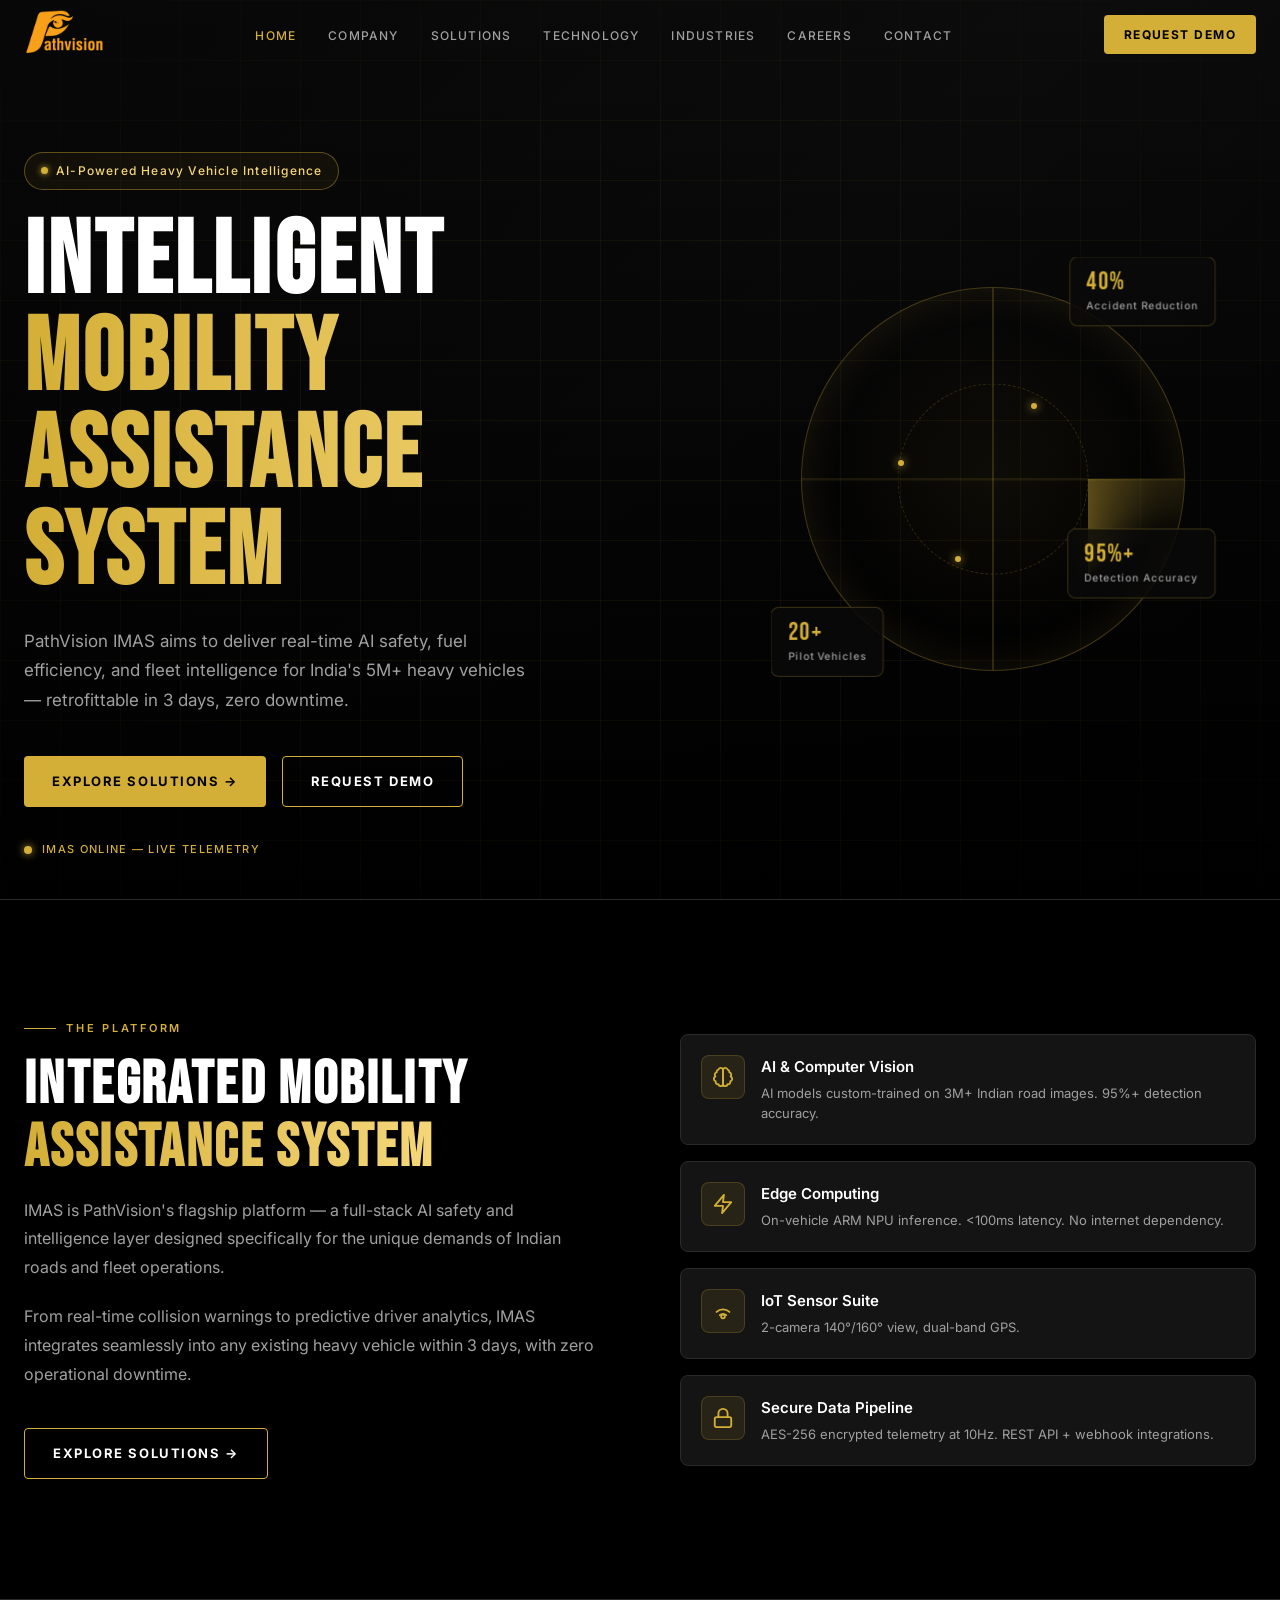
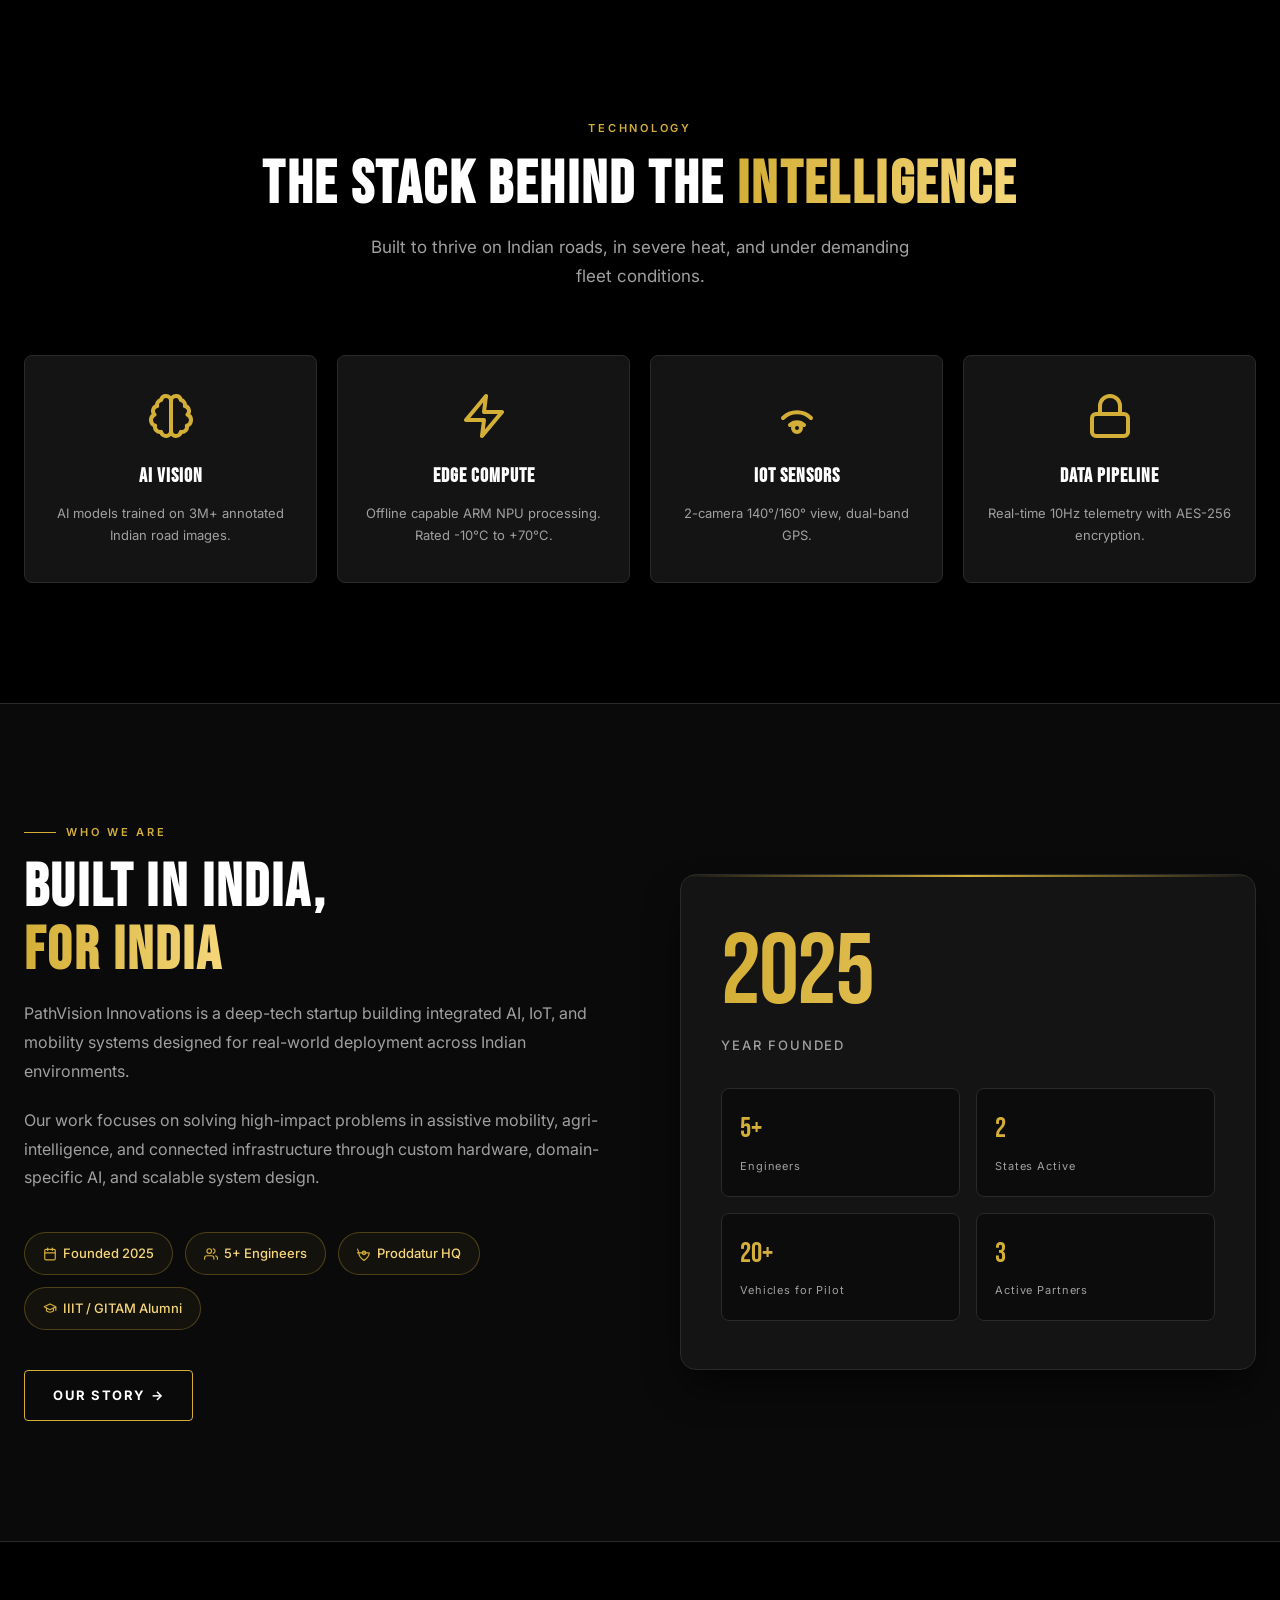
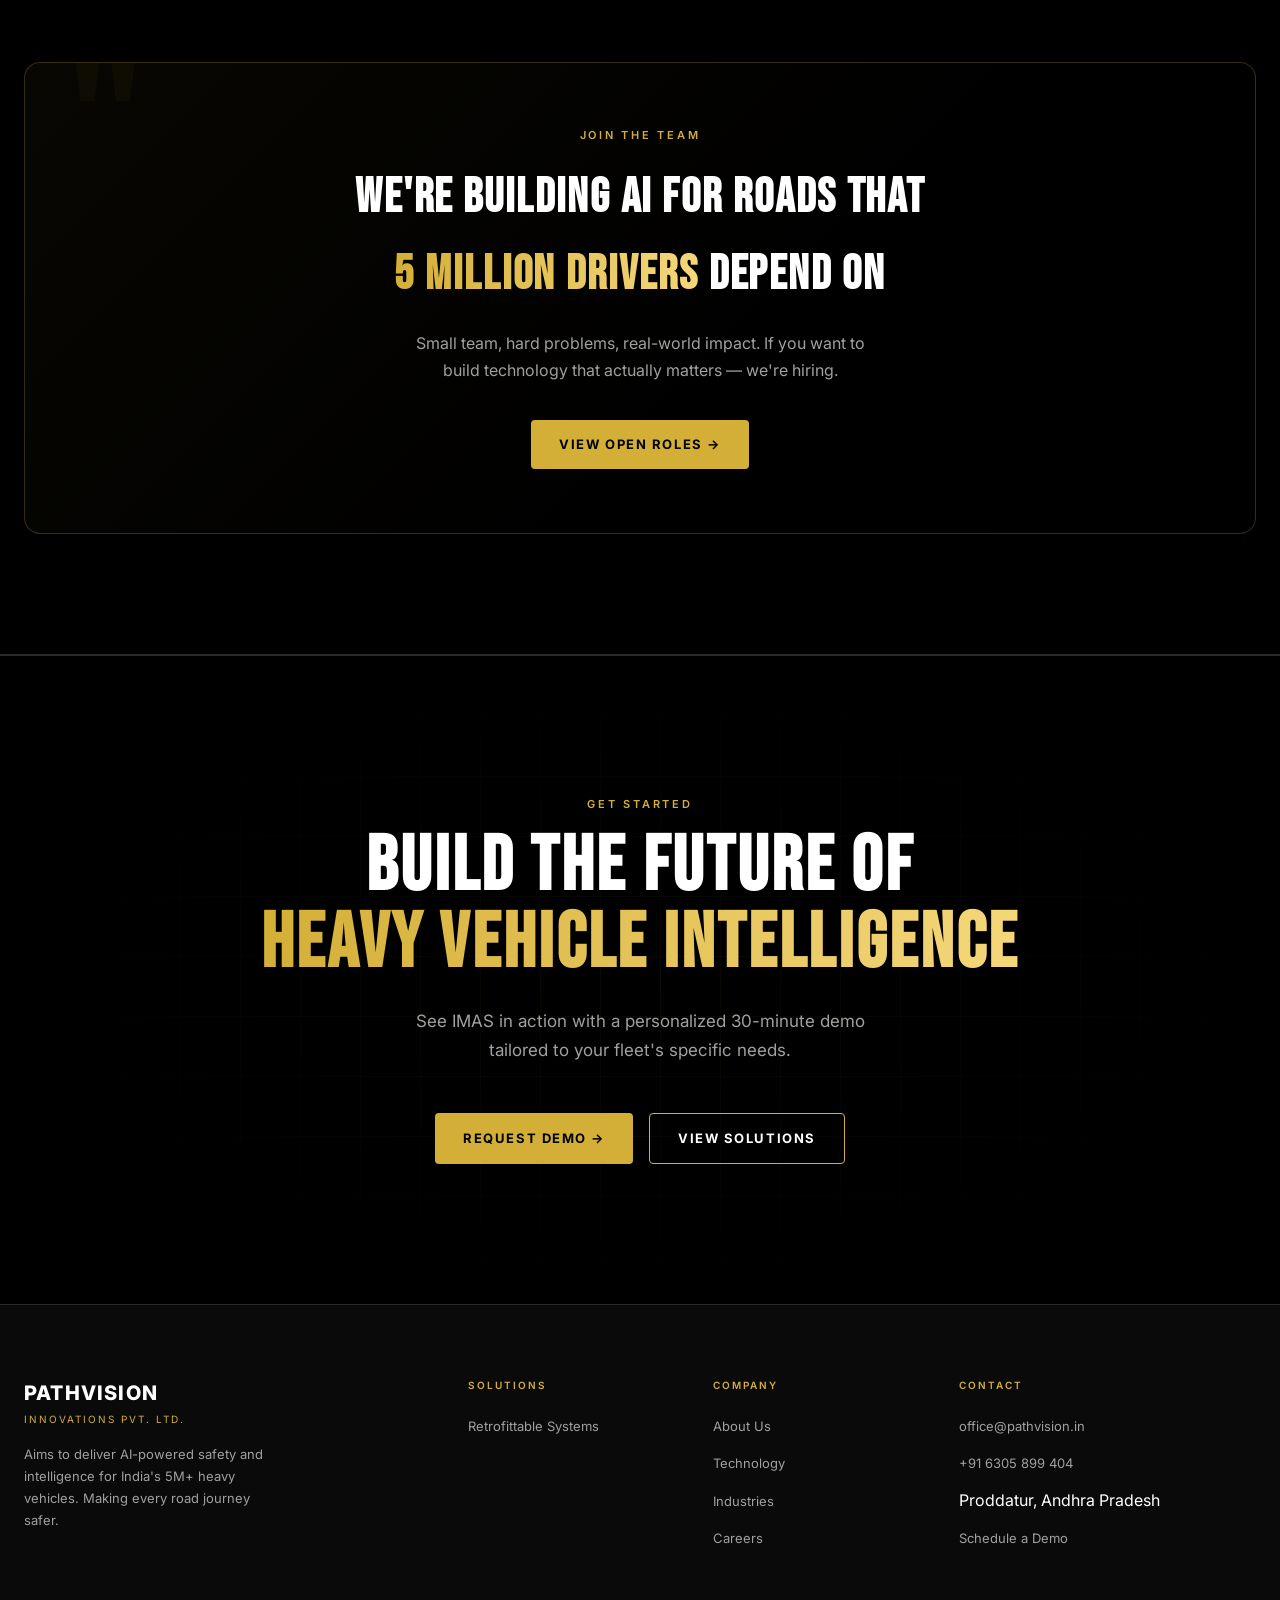
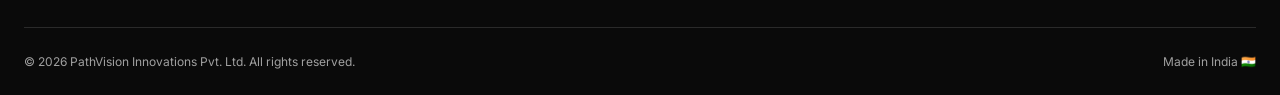
<file: index.html>
<!DOCTYPE html>
<html lang="en">

<head>
  <meta charset="UTF-8" />
  <meta name="viewport" content="width=device-width, initial-scale=1.0, maximum-scale=1.0, user-scalable=no" />
  <title>PathVision Innovations — Intelligent Mobility Systems</title>

  <link rel="preconnect" href="https://fonts.googleapis.com" />
  <link rel="preconnect" href="https://fonts.gstatic.com" crossorigin />
  <link
    href="https://fonts.googleapis.com/css2?family=Bebas+Neue&family=Inter:wght@300;400;500;600;700;800;900&display=swap"
    rel="stylesheet" />

  <style>
    /* ── RESET & BASE ── */
    *,
    *::before,
    *::after {
      box-sizing: border-box;
      margin: 0;
      padding: 0;
    }

    :root {
      --bg: #000000;
      --surface: #0A0A0A;
      --card: #141414;
      --border: #2A2A2A;
      --gold: #D4AF37;
      --gold-light: #F5D77A;
      --white: #FFFFFF;
      --muted: #A0A0A0;
      --font-head: 'Bebas Neue', sans-serif;
      --font-body: 'Inter', sans-serif;
    }

    html,
    body {
      width: 100%;
      max-width: 100vw;
      overflow-x: hidden;
      scroll-behavior: smooth;
    }

    body {
      background: var(--bg);
      color: var(--white);
      font-family: var(--font-body);
      line-height: 1.6;
      position: relative;
    }

    a {
      text-decoration: none;
      color: inherit;
    }

    ul {
      list-style: none;
    }

    img {
      display: block;
      max-width: 100%;
    }

    /* ── SCROLLBAR ── */
    ::-webkit-scrollbar {
      width: 4px;
    }

    ::-webkit-scrollbar-track {
      background: var(--bg);
    }

    ::-webkit-scrollbar-thumb {
      background: var(--gold);
      border-radius: 2px;
    }

    /* ── UTILITIES ── */
    .container {
      width: 100%;
      max-width: 1280px;
      margin: 0 auto;
      padding: 0 24px;
    }

    .gold-text {
      background: linear-gradient(90deg, var(--gold), var(--gold-light), var(--gold));
      -webkit-background-clip: text;
      -webkit-text-fill-color: transparent;
      background-clip: text;
      background-size: 200% auto;
      animation: gold-shimmer 4s linear infinite;
    }

    @keyframes gold-shimmer {
      0% {
        background-position: 0% center;
      }

      100% {
        background-position: 200% center;
      }
    }

    .eyebrow {
      font-size: 11px;
      font-weight: 600;
      letter-spacing: 0.25em;
      text-transform: uppercase;
      color: var(--gold);
      display: flex;
      align-items: center;
      gap: 10px;
      margin-bottom: 16px;
    }

    .eyebrow::before {
      content: '';
      display: block;
      width: 32px;
      height: 1px;
      background: var(--gold);
    }

    .eyebrow.centered {
      justify-content: center;
    }

    .eyebrow.centered::before {
      display: none;
    }

    .section-title {
      font-family: var(--font-head);
      font-size: clamp(36px, 5vw, 60px);
      letter-spacing: 0.04em;
      line-height: 1.05;
      margin-bottom: 16px;
    }

    .section-subtitle {
      color: var(--muted);
      font-size: 17px;
      max-width: 560px;
      line-height: 1.7;
    }

    .section-header {
      margin-bottom: 64px;
    }

    .section-header.centered {
      text-align: center;
    }

    .section-header.centered .section-subtitle {
      margin-left: auto;
      margin-right: auto;
    }

    /* ── BUTTONS ── */
    .btn {
      display: inline-flex;
      align-items: center;
      justify-content: center;
      gap: 8px;
      padding: 14px 28px;
      font-family: var(--font-body);
      font-size: 13px;
      font-weight: 700;
      letter-spacing: 0.12em;
      text-transform: uppercase;
      border-radius: 4px;
      cursor: pointer;
      transition: all 0.3s ease;
      border: none;
    }

    .btn-primary {
      background: var(--gold);
      color: #000;
    }

    .btn-primary:hover {
      background: var(--gold-light);
      box-shadow: 0 0 30px rgba(212, 175, 55, 0.5);
      transform: translateY(-1px);
    }

    .btn-outline {
      background: transparent;
      color: var(--white);
      border: 1px solid var(--gold);
    }

    .btn-outline:hover {
      background: var(--gold);
      color: #000;
      box-shadow: 0 0 30px rgba(212, 175, 55, 0.3);
      transform: translateY(-1px);
    }

    /* ── CARDS ── */
    .card {
      background: var(--card);
      border: 1px solid var(--border);
      border-radius: 8px;
      transition: border-color 0.3s ease, box-shadow 0.3s ease;
    }

    .card:hover {
      border-color: var(--gold);
      box-shadow: 0 0 24px rgba(212, 175, 55, 0.12);
    }

    /* ── STRICTLY GOLD SVGS ── */
    .gold-svg {
      width: 100%;
      height: 100%;
      stroke: var(--gold);
      fill: none;
      stroke-width: 2;
      stroke-linecap: round;
      stroke-linejoin: round;
    }

    /* ── ANIMATIONS ── */
    .reveal {
      opacity: 0;
      transform: translateY(32px);
      transition: opacity 0.7s ease, transform 0.7s ease;
      min-width: 0;
    }

    .reveal.visible {
      opacity: 1;
      transform: translateY(0);
    }

    @keyframes fade-up {
      from {
        opacity: 0;
        transform: translateY(24px);
      }

      to {
        opacity: 1;
        transform: translateY(0);
      }
    }

    @keyframes float {

      0%,
      100% {
        transform: translateY(0);
      }

      50% {
        transform: translateY(-8px);
      }
    }

    @keyframes dot-blink {

      0%,
      100% {
        opacity: 1;
        box-shadow: 0 0 6px var(--gold);
      }

      50% {
        opacity: 0.2;
        box-shadow: none;
      }
    }

    @keyframes hud-pulse {

      0%,
      100% {
        opacity: 0.7;
      }

      50% {
        opacity: 1;
      }
    }

    /* ══════════════════════════════════════
       NAVBAR & MOBILE MENU
    ══════════════════════════════════════ */
    #navbar {
      position: fixed;
      top: 0;
      left: 0;
      right: 0;
      z-index: 1000;
      padding: 0 24px;
      height: 70px;
      display: flex;
      align-items: center;
      transition: background 0.4s ease, border-color 0.4s ease, backdrop-filter 0.4s ease;
      border-bottom: 1px solid transparent;
    }

    #navbar.scrolled {
      background: rgba(10, 10, 10, 0.95);
      backdrop-filter: blur(12px);
      border-bottom-color: var(--border);
    }

    .nav-inner {
      max-width: 1280px;
      margin: 0 auto;
      width: 100%;
      display: flex;
      align-items: center;
      justify-content: space-between;
    }

    .nav-logo {
      display: flex;
      align-items: center;
      line-height: 1;
      position: relative;
      z-index: 1001;
    }

    .nav-logo-img {
      height: 100px;
      width: auto;
      padding: 10px 0;
    }

    .nav-links {
      display: flex;
      align-items: center;
      gap: 32px;
    }

    .nav-links li {
      list-style: none;
    }

    .nav-links a {
      font-size: 12px;
      font-weight: 500;
      letter-spacing: 0.1em;
      text-transform: uppercase;
      color: var(--muted);
      transition: color 0.2s;
    }

    .nav-links>li>a:hover,
    .nav-links>li>a.active {
      color: var(--gold);
    }

    .dropdown {
      position: relative;
    }

    .dropdown>a {
      display: flex;
      align-items: center;
      gap: 6px;
    }

    .dropdown-menu {
      position: absolute;
      top: 100%;
      left: 50%;
      transform: translateX(-50%) translateY(15px);
      background: rgba(10, 10, 10, 0.98);
      backdrop-filter: blur(12px);
      border: 1px solid var(--border);
      border-radius: 8px;
      padding: 16px 0;
      min-width: 250px;
      opacity: 0;
      visibility: hidden;
      transition: all 0.3s cubic-bezier(0.16, 1, 0.3, 1);
      box-shadow: 0 10px 40px rgba(0, 0, 0, 0.8);
      display: flex;
      flex-direction: column;
      z-index: 1002;
    }

    .dropdown:hover .dropdown-menu {
      opacity: 1;
      visibility: visible;
      transform: translateX(-50%) translateY(0);
    }

    .dropdown-menu a {
      display: block;
      padding: 12px 24px;
      font-size: 11px;
      font-weight: 600;
      letter-spacing: 0.12em;
      color: var(--muted);
      text-transform: uppercase;
      white-space: nowrap;
      transition: all 0.2s;
    }

    .dropdown-menu a:hover,
    .dropdown-menu a.active {
      color: var(--gold);
      background: rgba(212, 175, 55, 0.05);
      padding-left: 28px;
    }

    .nav-right {
      display: flex;
      align-items: center;
      gap: 16px;
      position: relative;
      z-index: 1001;
    }

    .hamburger {
      display: none;
      flex-direction: column;
      justify-content: space-between;
      width: 28px;
      height: 20px;
      cursor: pointer;
      background: transparent;
      border: none;
      padding: 0;
      z-index: 9999;
    }

    .hamburger span {
      display: block;
      width: 100%;
      height: 2px;
      background-color: #FFFFFF;
      border-radius: 2px;
      transition: all 0.3s cubic-bezier(0.68, -0.55, 0.265, 1.55);
      transform-origin: center;
    }

    .hamburger.active span:nth-child(1) {
      transform: translateY(9px) rotate(45deg);
      background-color: var(--gold);
    }

    .hamburger.active span:nth-child(2) {
      opacity: 0;
      transform: translateX(10px);
    }

    .hamburger.active span:nth-child(3) {
      transform: translateY(-9px) rotate(-45deg);
      background-color: var(--gold);
    }

    #mobile-menu {
      position: fixed;
      top: 0;
      right: -100%;
      width: 100%;
      height: 100vh;
      background: rgba(5, 5, 5, 0.98);
      backdrop-filter: blur(20px);
      z-index: 999;
      display: flex;
      flex-direction: column;
      padding: 100px 40px 40px;
      transition: right 0.5s cubic-bezier(0.77, 0, 0.175, 1);
      overflow-y: auto;
    }

    #mobile-menu.open {
      right: 0;
    }

    .mobile-nav-list {
      display: flex;
      flex-direction: column;
      gap: 24px;
      width: 100%;
    }

    .mobile-nav-list a,
    .mobile-nav-list .mobile-acc-btn {
      font-family: var(--font-head);
      font-size: 36px;
      letter-spacing: 0.08em;
      color: var(--muted);
      transition: color 0.2s;
      text-decoration: none;
      border: none;
      background: none;
      text-align: left;
      width: 100%;
      cursor: pointer;
      padding: 0;
    }

    .mobile-nav-list a:hover,
    .mobile-nav-list a.active,
    .mobile-nav-list .mobile-acc-btn:hover {
      color: var(--gold);
    }

    .mobile-dropdown-content {
      max-height: 0;
      overflow: hidden;
      transition: max-height 0.4s ease;
      display: flex;
      flex-direction: column;
      gap: 16px;
      padding-left: 16px;
      border-left: 2px solid var(--border);
      margin-top: 8px;
    }

    .mobile-dropdown-content.expanded {
      max-height: 250px;
      margin-bottom: 12px;
      border-color: rgba(212, 175, 55, 0.3);
    }

    .mobile-dropdown-content a {
      font-family: var(--font-body);
      font-size: 14px;
      font-weight: 600;
      letter-spacing: 0.1em;
      text-transform: uppercase;
      color: #888;
      transition: color 0.2s, transform 0.2s;
    }

    /* ══════════════════════════════════════
       HERO (RADAR DASHBOARD)
    ══════════════════════════════════════ */
    #hero {
      position: relative;
      padding: 140px 0 80px;
      min-height: 100vh;
      display: flex;
      align-items: center;
      overflow: hidden;
      width: 100%;
      border-bottom: 1px solid var(--border);
    }

    .hero-bg {
      position: absolute;
      inset: 0;
      background: linear-gradient(to bottom, rgba(0, 0, 0, 0.3) 0%, rgba(0, 0, 0, 0.75) 60%, #000 100%), linear-gradient(135deg, #0a0a0a 0%, #111 50%, #0a0a0a 100%);
      z-index: 0;
    }

    .hero-grid {
      position: absolute;
      inset: 0;
      background-image: linear-gradient(rgba(212, 175, 55, 0.06) 1px, transparent 1px), linear-gradient(90deg, rgba(212, 175, 55, 0.06) 1px, transparent 1px);
      background-size: 60px 60px;
      mask-image: radial-gradient(ellipse 80% 70% at 50% 50%, black 40%, transparent 100%);
      z-index: 1;
    }

    .hero-inner {
      display: grid;
      grid-template-columns: 1.1fr 0.9fr;
      gap: 64px;
      align-items: center;
      position: relative;
      z-index: 2;
      width: 100%;
    }

    .hero-content {
      position: relative;
    }

    .hero-badge {
      display: inline-flex;
      align-items: center;
      gap: 8px;
      border: 1px solid rgba(212, 175, 55, 0.4);
      background: rgba(212, 175, 55, 0.06);
      padding: 8px 16px;
      border-radius: 100px;
      font-size: 12px;
      font-weight: 500;
      letter-spacing: 0.1em;
      color: var(--gold-light);
      margin-bottom: 24px;
      animation: fade-up 0.8s ease forwards;
    }

    .hero-badge .dot {
      width: 7px;
      height: 7px;
      background: var(--gold);
      border-radius: 50%;
      animation: dot-blink 1.5s ease infinite;
      box-shadow: 0 0 6px var(--gold);
    }

    .hero-headline {
      font-family: var(--font-head);
      font-size: clamp(52px, 8vw, 110px);
      line-height: 0.95;
      letter-spacing: 0.03em;
      margin-bottom: 24px;
      animation: fade-up 0.8s ease 0.15s both;
    }

    .hero-headline .line1 {
      display: block;
      color: var(--white);
    }

    .hero-headline .line2 {
      display: block;
    }

    .hero-sub {
      font-size: 17px;
      color: var(--muted);
      max-width: 520px;
      line-height: 1.75;
      margin-bottom: 40px;
      animation: fade-up 0.8s ease 0.3s both;
    }

    .hero-buttons {
      display: flex;
      gap: 16px;
      flex-wrap: wrap;
      animation: fade-up 0.8s ease 0.45s both;
    }

    /* Interactive Radar Dashboard */
    .hero-visual-container {
      position: relative;
      perspective: 1000px;
      animation: fade-up 0.8s ease 0.5s both;
      width: 100%;
      display: flex;
      justify-content: center;
    }

    .interactive-dashboard {
      position: relative;
      width: 100%;
      max-width: 480px;
      aspect-ratio: 1;
      transform-style: preserve-3d;
      transition: transform 0.1s ease-out;
    }

    .radar-circle {
      position: absolute;
      top: 50%;
      left: 50%;
      transform: translate(-50%, -50%);
      width: 80%;
      height: 80%;
      border-radius: 50%;
      border: 1px solid rgba(212, 175, 55, 0.3);
      background: radial-gradient(circle, rgba(212, 175, 55, 0.05) 0%, transparent 60%);
      box-shadow: 0 0 40px rgba(212, 175, 55, 0.1) inset;
      overflow: hidden;
      z-index: 1;
    }

    .radar-circle::before {
      content: '';
      position: absolute;
      top: 50%;
      left: 50%;
      transform: translate(-50%, -50%);
      width: 50%;
      height: 50%;
      border-radius: 50%;
      border: 1px dashed rgba(212, 175, 55, 0.2);
    }

    .radar-circle::after {
      content: '';
      position: absolute;
      top: 50%;
      left: 50%;
      transform: translate(-50%, -50%);
      width: 2px;
      height: 100%;
      background: rgba(212, 175, 55, 0.1);
    }

    .radar-crosshair {
      position: absolute;
      top: 50%;
      left: 50%;
      transform: translate(-50%, -50%);
      width: 100%;
      height: 2px;
      background: rgba(212, 175, 55, 0.1);
    }

    .radar-sweep {
      position: absolute;
      top: 50%;
      left: 50%;
      width: 50%;
      height: 50%;
      background: conic-gradient(from 0deg, rgba(212, 175, 55, 0.4) 0deg, transparent 60deg);
      transform-origin: 0% 0%;
      animation: sweep 4s linear infinite;
      z-index: 2;
    }

    @keyframes sweep {
      from {
        transform: rotate(0deg);
      }

      to {
        transform: rotate(360deg);
      }
    }

    /* Radar Blips - Gold */
    .radar-blip {
      position: absolute;
      width: 6px;
      height: 6px;
      background: var(--gold);
      border-radius: 50%;
      box-shadow: 0 0 10px var(--gold);
      z-index: 3;
      animation: blip 4s infinite;
    }

    @keyframes blip {

      0%,
      10% {
        opacity: 1;
        transform: scale(1.5);
      }

      20%,
      100% {
        opacity: 0.3;
        transform: scale(1);
      }
    }

    .blip1 {
      top: 30%;
      left: 60%;
      animation-delay: 0.5s;
    }

    .blip2 {
      top: 70%;
      left: 40%;
      animation-delay: 2.5s;
    }

    .blip3 {
      top: 45%;
      left: 25%;
      animation-delay: 3.2s;
    }

    /* Floating HUD cards */
    .hud-card {
      position: absolute;
      background: rgba(10, 10, 10, 0.85);
      backdrop-filter: blur(8px);
      border: 1px solid rgba(212, 175, 55, 0.25);
      border-radius: 8px;
      padding: 12px 16px;
      font-size: 10px;
      font-weight: 500;
      letter-spacing: 0.08em;
      color: var(--muted);
      z-index: 4;
      transform: translateZ(30px);
      animation: float 4s ease-in-out infinite;
      white-space: nowrap;
    }

    .hud-card .hud-value {
      font-family: var(--font-head);
      font-size: 24px;
      color: var(--gold);
      display: block;
      letter-spacing: 0.05em;
      line-height: 1;
      margin-bottom: 2px;
    }

    .hud-1 {
      top: 5%;
      right: 5%;
      animation-delay: 0s;
    }

    .hud-2 {
      bottom: 10%;
      left: 5%;
      animation-delay: 1.5s;
    }

    .hud-3 {
      top: 60%;
      right: 5%;
      animation-delay: 0.7s;
    }

    .hero-hud-bottom {
      position: absolute;
      bottom: 40px;
      left: 24px;
      display: flex;
      align-items: center;
      gap: 10px;
      font-size: 11px;
      font-weight: 500;
      letter-spacing: 0.12em;
      text-transform: uppercase;
      color: var(--gold);
      animation: hud-pulse 3s ease infinite;
      z-index: 3;
    }

    .hero-hud-bottom .hud-dot {
      width: 8px;
      height: 8px;
      background: var(--gold);
      border-radius: 50%;
      box-shadow: 0 0 8px var(--gold);
      animation: dot-blink 1.2s ease infinite;
    }

    /* ══════════════════════════════════════
       IMAS PLATFORM SECTION
    ══════════════════════════════════════ */
    .section-block {
      padding: 120px 0;
      border-bottom: 1px solid var(--border);
    }

    .surface-bg {
      background: var(--surface);
    }

    .imas-inner {
      display: grid;
      grid-template-columns: 1fr 1fr;
      gap: 80px;
      align-items: center;
    }

    .imas-left p {
      color: var(--muted);
      font-size: 16px;
      line-height: 1.8;
      margin-bottom: 20px;
    }

    .imas-features {
      display: flex;
      flex-direction: column;
      gap: 16px;
    }

    .feature-row {
      display: flex;
      align-items: flex-start;
      gap: 16px;
      padding: 20px;
      background: var(--card);
      border: 1px solid var(--border);
      border-radius: 8px;
      transition: all 0.3s;
      position: relative;
      overflow: hidden;
    }

    .feature-row::before {
      content: '';
      position: absolute;
      left: 0;
      top: 0;
      width: 3px;
      height: 100%;
      background: var(--gold);
      transform: scaleY(0);
      transition: transform 0.3s;
    }

    .feature-row:hover {
      border-color: rgba(212, 175, 55, 0.4);
      box-shadow: 0 0 20px rgba(212, 175, 55, 0.08);
      transform: translateX(5px);
    }

    .feature-row:hover::before {
      transform: scaleY(1);
    }

    .feature-row .icon {
      width: 44px;
      height: 44px;
      border-radius: 8px;
      background: rgba(212, 175, 55, 0.1);
      border: 1px solid rgba(212, 175, 55, 0.2);
      display: flex;
      align-items: center;
      justify-content: center;
      flex-shrink: 0;
      transition: transform 0.3s;
    }

    .feature-row .icon svg {
      width: 22px;
      height: 22px;
    }

    .feature-row:hover .icon {
      transform: scale(1.1);
      background: rgba(212, 175, 55, 0.2);
    }

    .feature-row .feat-title {
      font-size: 15px;
      font-weight: 600;
      color: var(--white);
      margin-bottom: 4px;
    }

    .feature-row .feat-desc {
      font-size: 13px;
      color: var(--muted);
    }

    /* ══════════════════════════════════════
       SOLUTIONS GRID
    ══════════════════════════════════════ */
    .solutions-grid {
      display: grid;
      grid-template-columns: 1fr;
      gap: 24px;
    }

    .solution-card {
      padding: 36px 28px;
      position: relative;
      overflow: hidden;
    }

    .solution-card::before {
      content: '';
      position: absolute;
      top: 0;
      left: 0;
      right: 0;
      height: 2px;
      background: linear-gradient(90deg, transparent, var(--gold), transparent);
      opacity: 0;
      transition: opacity 0.3s;
    }

    .solution-card:hover::before {
      opacity: 1;
    }

    .solution-number {
      font-size: 11px;
      font-weight: 600;
      letter-spacing: 0.2em;
      color: var(--gold);
      opacity: 0.6;
      margin-bottom: 20px;
    }

    .solution-icon {
      width: 56px;
      height: 56px;
      background: rgba(212, 175, 55, 0.1);
      border: 1px solid rgba(212, 175, 55, 0.2);
      border-radius: 10px;
      display: flex;
      align-items: center;
      justify-content: center;
      margin-bottom: 20px;
      transition: transform 0.3s;
    }

    .solution-card:hover .solution-icon {
      transform: scale(1.1);
      background: rgba(212, 175, 55, 0.2);
    }

    .solution-icon svg {
      width: 28px;
      height: 28px;
    }

    .solution-card h3 {
      font-family: var(--font-head);
      font-size: 24px;
      letter-spacing: 0.04em;
      margin-bottom: 12px;
    }

    .solution-card p {
      font-size: 14px;
      color: var(--muted);
      line-height: 1.7;
      margin-bottom: 24px;
    }

    .solution-bullets {
      margin-bottom: 28px;
    }

    .solution-bullets li {
      font-size: 13px;
      color: var(--muted);
      padding: 6px 0;
      border-bottom: 1px solid rgba(255, 255, 255, 0.04);
      display: flex;
      align-items: center;
      gap: 10px;
    }

    .solution-bullets li::before {
      content: '✦';
      color: var(--gold);
      font-size: 10px;
      flex-shrink: 0;
    }

    .learn-more {
      font-size: 13px;
      font-weight: 600;
      letter-spacing: 0.1em;
      text-transform: uppercase;
      color: var(--gold);
      display: inline-flex;
      align-items: center;
      gap: 6px;
      transition: gap 0.2s;
    }

    .learn-more:hover {
      gap: 12px;
    }

    /* ══════════════════════════════════════
       TECHNOLOGY GRID
    ══════════════════════════════════════ */
    .tech-grid {
      display: grid;
      grid-template-columns: repeat(4, 1fr);
      gap: 20px;
    }

    .tech-tile {
      padding: 36px 24px;
      text-align: center;
      transition: all 0.3s;
    }

    .tech-tile:hover {
      border-color: var(--gold);
      box-shadow: 0 0 24px rgba(212, 175, 55, 0.1);
      transform: translateY(-4px);
    }

    .tech-tile .tile-icon {
      width: 48px;
      height: 48px;
      margin: 0 auto 20px;
      display: block;
      animation: float 4s ease infinite;
    }

    .tech-tile:nth-child(2) .tile-icon {
      animation-delay: 0.5s;
    }

    .tech-tile:nth-child(3) .tile-icon {
      animation-delay: 1s;
    }

    .tech-tile:nth-child(4) .tile-icon {
      animation-delay: 1.5s;
    }

    .tech-tile h3 {
      font-family: var(--font-head);
      font-size: 20px;
      letter-spacing: 0.05em;
      margin-bottom: 10px;
    }

    .tech-tile p {
      font-size: 13px;
      color: var(--muted);
      line-height: 1.7;
    }

    /* ══════════════════════════════════════
       INDUSTRIES GRID
    ══════════════════════════════════════ */
    .industries-grid {
      display: grid;
      grid-template-columns: repeat(3, 1fr);
      gap: 24px;
    }

    .industry-card {
      padding: 40px 30px;
      position: relative;
      overflow: hidden;
    }

    .industry-card .ind-tag {
      font-size: 10px;
      font-weight: 600;
      letter-spacing: 0.2em;
      text-transform: uppercase;
      color: var(--gold);
      margin-bottom: 16px;
      display: block;
    }

    .industry-card h3 {
      font-family: var(--font-head);
      font-size: 26px;
      letter-spacing: 0.04em;
      margin-bottom: 14px;
    }

    .industry-card p {
      font-size: 14px;
      color: var(--muted);
      line-height: 1.7;
      margin-bottom: 24px;
    }

    .industry-card .stat-pill {
      display: inline-flex;
      align-items: center;
      gap: 8px;
      background: rgba(212, 175, 55, 0.08);
      border: 1px solid rgba(212, 175, 55, 0.2);
      padding: 8px 14px;
      border-radius: 100px;
      font-size: 12px;
      color: var(--gold-light);
      font-weight: 500;
    }

    /* ══════════════════════════════════════
       IMPACT STATS
    ══════════════════════════════════════ */
    .stats-container {
      position: relative;
    }

    .stats-container::before {
      content: '';
      position: absolute;
      top: -150px;
      left: 50%;
      transform: translateX(-50%);
      width: 800px;
      height: 800px;
      background: radial-gradient(circle, rgba(212, 175, 55, 0.04) 0%, transparent 70%);
      pointer-events: none;
    }

    .stats-grid {
      display: grid;
      grid-template-columns: repeat(3, 1fr);
      gap: 2px;
      background: var(--border);
      border: 1px solid var(--border);
      border-radius: 12px;
      overflow: hidden;
      position: relative;
      z-index: 2;
    }

    .stat-block {
      background: var(--surface);
      padding: 52px 40px;
      text-align: center;
      position: relative;
      transition: background 0.3s;
    }

    .stat-block:hover {
      background: var(--card);
    }

    .stat-number {
      font-family: var(--font-head);
      font-size: clamp(48px, 6vw, 72px);
      line-height: 1;
      letter-spacing: 0.02em;
      margin-bottom: 8px;
      display: block;
    }

    .stat-label {
      font-size: 12px;
      font-weight: 500;
      letter-spacing: 0.15em;
      text-transform: uppercase;
      color: var(--muted);
    }

    /* ══════════════════════════════════════
       COMPANY SECTION
    ══════════════════════════════════════ */
    .company-inner {
      display: grid;
      grid-template-columns: 1fr 1fr;
      gap: 80px;
      align-items: center;
    }

    .company-left p {
      color: var(--muted);
      font-size: 16px;
      line-height: 1.8;
      margin-bottom: 20px;
    }

    .company-facts {
      display: flex;
      flex-wrap: wrap;
      gap: 12px;
      margin-top: 40px;
    }

    .fact-chip {
      display: inline-flex;
      align-items: center;
      padding: 10px 18px;
      border: 1px solid rgba(212, 175, 55, 0.3);
      border-radius: 100px;
      font-size: 13px;
      font-weight: 500;
      color: var(--gold-light);
      background: rgba(212, 175, 55, 0.05);
      transition: all 0.2s;
    }

    .fact-chip:hover {
      background: rgba(212, 175, 55, 0.12);
      border-color: var(--gold);
    }

    .company-visual {
      perspective: 1000px;
    }

    .company-card-big {
      background: var(--card);
      border: 1px solid var(--border);
      border-radius: 16px;
      padding: 48px 40px;
      position: relative;
      overflow: hidden;
      transform-style: preserve-3d;
      transition: transform 0.1s ease-out, box-shadow 0.3s ease;
      box-shadow: 0 20px 40px -10px rgba(0, 0, 0, 0.8);
    }

    .company-card-big::before {
      content: '';
      position: absolute;
      top: 0;
      left: 0;
      right: 0;
      height: 2px;
      background: linear-gradient(90deg, transparent, var(--gold), transparent);
    }

    .company-card-big .big-number {
      font-family: var(--font-head);
      font-size: 100px;
      line-height: 1;
      letter-spacing: -0.02em;
      margin-bottom: 12px;
      transform: translateZ(30px);
      display: block;
    }

    .company-card-big .big-label {
      font-size: 13px;
      font-weight: 500;
      letter-spacing: 0.15em;
      text-transform: uppercase;
      color: var(--muted);
      margin-bottom: 32px;
      transform: translateZ(20px);
      display: block;
    }

    .mini-stats {
      display: grid;
      grid-template-columns: 1fr 1fr;
      gap: 16px;
      transform: translateZ(40px);
    }

    .mini-stat {
      background: rgba(0, 0, 0, 0.4);
      border: 1px solid var(--border);
      border-radius: 8px;
      padding: 18px;
    }

    .mini-stat .val {
      font-family: var(--font-head);
      font-size: 28px;
      color: var(--gold);
      display: block;
    }

    .mini-stat .lbl {
      font-size: 11px;
      color: var(--muted);
      letter-spacing: 0.08em;
    }

    /* ══════════════════════════════════════
       CAREERS & FINAL CTA
    ══════════════════════════════════════ */
    .careers-card {
      border: 1px solid rgba(212, 175, 55, 0.25);
      background: linear-gradient(135deg, rgba(212, 175, 55, 0.04) 0%, transparent 60%);
      border-radius: 16px;
      padding: 64px;
      text-align: center;
      position: relative;
      overflow: hidden;
    }

    .careers-card::before {
      content: '"';
      position: absolute;
      top: -40px;
      left: 40px;
      font-family: var(--font-head);
      font-size: 240px;
      color: rgba(212, 175, 55, 0.04);
      line-height: 1;
      pointer-events: none;
    }

    .careers-card h2 {
      font-family: var(--font-head);
      font-size: clamp(28px, 4vw, 48px);
      letter-spacing: 0.04em;
      margin-bottom: 16px;
      max-width: 700px;
      margin-left: auto;
      margin-right: auto;
    }

    .careers-card p {
      color: var(--muted);
      font-size: 16px;
      max-width: 480px;
      margin: 0 auto 36px;
      line-height: 1.7;
    }

    #cta-final {
      padding: 140px 0;
      border-top: 1px solid var(--border);
      position: relative;
      overflow: hidden;
      text-align: center;
    }

    #cta-final .bg-grid {
      position: absolute;
      inset: 0;
      background-image: linear-gradient(rgba(212, 175, 55, 0.05) 1px, transparent 1px), linear-gradient(90deg, rgba(212, 175, 55, 0.05) 1px, transparent 1px);
      background-size: 60px 60px;
    }

    #cta-final .bg-radial {
      position: absolute;
      inset: 0;
      background: radial-gradient(ellipse 60% 60% at 50% 50%, rgba(0, 0, 0, 0) 0%, #000 80%);
    }

    .cta-final-inner {
      position: relative;
      z-index: 2;
    }

    .cta-final-inner h2 {
      font-family: var(--font-head);
      font-size: clamp(40px, 6vw, 88px);
      letter-spacing: 0.04em;
      line-height: 1;
      margin-bottom: 24px;
      max-width: 900px;
      margin-left: auto;
      margin-right: auto;
    }

    .cta-final-inner p {
      color: var(--muted);
      font-size: 17px;
      max-width: 480px;
      margin: 0 auto 48px;
      line-height: 1.7;
    }

    .cta-buttons {
      display: flex;
      gap: 16px;
      justify-content: center;
      flex-wrap: wrap;
    }

    /* ══════════════════════════════════════
       FOOTER
    ══════════════════════════════════════ */
    footer {
      background: var(--surface);
      border-top: 1px solid var(--border);
      padding: 72px 0 0;
    }

    .footer-grid {
      display: grid;
      grid-template-columns: 2fr 1fr 1fr 1.5fr;
      gap: 48px;
      margin-bottom: 64px;
    }

    .footer-brand .brand {
      font-size: 20px;
      font-weight: 800;
      letter-spacing: 0.06em;
    }

    .footer-brand .sub {
      font-size: 10px;
      letter-spacing: 0.2em;
      color: var(--gold);
      margin-top: 2px;
      margin-bottom: 16px;
    }

    .footer-brand p {
      font-size: 13px;
      color: var(--muted);
      line-height: 1.7;
      max-width: 260px;
      margin-bottom: 24px;
    }

    .social-links {
      display: flex;
      gap: 12px;
    }

    .social-link {
      width: 36px;
      height: 36px;
      border: 1px solid var(--border);
      border-radius: 8px;
      display: flex;
      align-items: center;
      justify-content: center;
      font-size: 14px;
      color: var(--muted);
      transition: all 0.2s;
    }

    .social-link:hover {
      border-color: var(--gold);
      color: var(--gold);
    }

    .footer-col h4 {
      font-size: 10px;
      font-weight: 600;
      letter-spacing: 0.2em;
      text-transform: uppercase;
      color: var(--gold);
      margin-bottom: 20px;
    }

    .footer-col ul li {
      margin-bottom: 12px;
    }

    .footer-col ul li a {
      font-size: 13px;
      color: var(--muted);
      transition: color 0.2s;
    }

    .footer-col ul li a:hover {
      color: var(--white);
    }

    .footer-contact p {
      font-size: 13px;
      color: var(--muted);
      line-height: 1.7;
      margin-bottom: 20px;
    }

    .footer-contact a {
      color: var(--gold-light);
    }

    .footer-bottom {
      border-top: 1px solid var(--border);
      padding: 24px 0;
      display: flex;
      justify-content: space-between;
      align-items: center;
    }

    .footer-bottom p {
      font-size: 12px;
      color: var(--muted);
    }

    /* ══════════════════════════════════════
       RESPONSIVE DESIGN
    ══════════════════════════════════════ */
    @media (max-width: 1024px) {

      .nav-links,
      .nav-right .btn {
        display: none !important;
      }

      .hamburger {
        display: flex !important;
      }

      .hero-inner {
        grid-template-columns: 1fr;
        gap: 40px;
        text-align: center;
        padding-top: 20px;
      }

      .hero-sub {
        margin-left: auto;
        margin-right: auto;
      }

      .hero-buttons {
        justify-content: center;
      }

      .hero-visual-container {
        max-width: 320px;
        margin: 0 auto;
        margin-top: 20px;
      }

      .tech-grid {
        grid-template-columns: repeat(2, 1fr);
      }

      .footer-grid {
        grid-template-columns: 1fr 1fr;
      }
    }

    @media (max-width: 768px) {

      .imas-inner,
      .company-inner {
        grid-template-columns: 1fr;
        gap: 48px;
      }

      .solutions-grid,
      .industries-grid {
        grid-template-columns: 1fr;
      }

      .stats-grid {
        grid-template-columns: repeat(2, 1fr);
      }

      .careers-card {
        padding: 40px 24px;
      }

      .footer-grid {
        grid-template-columns: 1fr;
        gap: 32px;
      }

      .footer-bottom {
        flex-direction: column;
        gap: 12px;
        text-align: center;
      }

      .hud-card {
        transform: translateZ(0) !important;
      }

      .hud-1 {
        right: 5%;
        top: 5%;
      }

      .hud-2 {
        left: 5%;
        bottom: 5%;
      }

      .hud-3 {
        right: 5%;
        top: 50%;
      }
    }

    @media (max-width: 480px) {
      .nav-logo-img {
        height: 100px;
      }

      .hero-headline {
        font-size: 48px;
      }

      .stats-grid {
        grid-template-columns: 1fr;
      }

      .tech-grid {
        grid-template-columns: 1fr;
      }

      .hero-buttons {
        flex-direction: column;
        width: 100%;
      }

      .hero-buttons .btn {
        width: 100%;
      }

      .cta-buttons {
        flex-direction: column;
        align-items: center;
      }

      .mini-stats {
        grid-template-columns: 1fr;
      }

      .hud-card {
        display: none;
      }
    }
  </style>
</head>

<body>

  <nav id="navbar">
    <div class="nav-inner">
      <a href="/" class="nav-logo">
        <img src="logo.png" alt="PathVision Logo" class="nav-logo-img" />
      </a>

      <ul class="nav-links">
        <li><a href="/" class="active">Home</a></li>
        <li><a href="/company">Company</a></li>
        <li><a href="/retrofittable">Solutions</a></li>
        <li><a href="/technology">Technology</a></li>
        <li><a href="/industries">Industries</a></li>
        <li><a href="/career">Careers</a></li>
        <li><a href="/contact">Contact</a></li>
      </ul>

      <div class="nav-right">
        <a href="/contact" class="btn btn-primary" style="padding:10px 20px;font-size:12px;">Request Demo</a>
        <button class="hamburger" id="hamburger" aria-label="Toggle menu">
          <span></span><span></span><span></span>
        </button>
      </div>
    </div>
  </nav>

  <div id="mobile-menu" role="dialog" aria-modal="true">
    <div class="mobile-nav-list">
      <a href="/" class="active" style="color:var(--gold);">Home</a>
      <a href="/company">Company</a>

      <a href="/retrofittable">Solutions</a>

      <a href="/technology">Technology</a>
      <a href="/industries">Industries</a>
      <a href="/career">Careers</a>
      <a href="/contact">Contact</a>
      <a href="/contact" class="btn btn-primary"
        style="margin-top:16px; width: 100%; justify-content:center;">Request Demo</a>
    </div>
  </div>

  <main>
    <section id="hero">
      <div class="hero-bg"></div>
      <div class="hero-grid"></div>

      <div class="container">
        <div class="hero-inner">

          <div class="hero-content">
            <div class="hero-badge">
              <span class="dot"></span>
              AI-Powered Heavy Vehicle Intelligence
            </div>

            <h1 class="hero-headline">
              <span class="line1">INTELLIGENT</span>
              <span class="line2 gold-text">MOBILITY ASSISTANCE SYSTEM</span>
            </h1>

            <p class="hero-sub">
              PathVision IMAS aims to deliver real-time AI safety, fuel efficiency, and fleet intelligence for India's
              5M+
              heavy vehicles — retrofittable in 3 days, zero downtime.
            </p>

            <div class="hero-buttons">
              <a href="/retrofittable" class="btn btn-primary">Explore Solutions →</a>
              <a href="/contact" class="btn btn-outline">Request Demo</a>
            </div>
          </div>

          <div class="hero-visual-container">
            <div class="interactive-dashboard" id="hero-dashboard">
              <div class="radar-circle">
                <div class="radar-crosshair"></div>
                <div class="radar-crosshair" style="transform: translate(-50%, -50%) rotate(90deg);"></div>
                <div class="radar-sweep"></div>
                <div class="radar-blip blip1"></div>
                <div class="radar-blip blip2"></div>
                <div class="radar-blip blip3"></div>
              </div>

              <div class="hud-card hud-1">
                <span class="hud-value">40%</span>
                Accident Reduction
              </div>
              <div class="hud-card hud-2">
                <span class="hud-value">20+</span>
                Pilot Vehicles
              </div>
              <div class="hud-card hud-3">
                <span class="hud-value">95%+</span>
                Detection Accuracy
              </div>
            </div>
          </div>

        </div>
      </div>

      <div class="hero-hud-bottom">
        <span class="hud-dot"></span>
        IMAS ONLINE — LIVE TELEMETRY
      </div>
    </section>

    <section class="section-block">
      <div class="container">
        <div class="imas-inner">
          <div class="imas-left reveal">
            <div class="eyebrow">THE PLATFORM</div>
            <h2 class="section-title">Integrated Mobility<br><span class="gold-text">Assistance System</span></h2>
            <p>IMAS is PathVision's flagship platform — a full-stack AI safety and intelligence layer designed
              specifically for the unique demands of Indian roads and fleet operations.</p>
            <p>From real-time collision warnings to predictive driver analytics, IMAS integrates seamlessly into any
              existing heavy vehicle within 3 days, with zero operational downtime.</p>
            <div style="margin-top: 40px;">
              <a href="/retrofittable" class="btn btn-outline">Explore Solutions →</a>
            </div>
          </div>

          <div class="imas-features reveal" style="transition-delay:0.15s">

            <div class="feature-row">
              <div class="icon">
                <svg class="gold-svg" viewBox="0 0 24 24">
                  <path
                    d="M9.5 2A2.5 2.5 0 0 1 12 4.5v15a2.5 2.5 0 0 1-4.96.44 2.5 2.5 0 0 1-2.96-3.08 3 3 0 0 1-.34-5.58 2.5 2.5 0 0 1 1.32-4.24 2.5 2.5 0 0 1 1.98-3A2.5 2.5 0 0 1 9.5 2Z" />
                  <path
                    d="M14.5 2A2.5 2.5 0 0 0 12 4.5v15a2.5 2.5 0 0 0 4.96.44 2.5 2.5 0 0 0 2.96-3.08 3 3 0 0 0 .34-5.58 2.5 2.5 0 0 0-1.32-4.24 2.5 2.5 0 0 0-1.98-3A2.5 2.5 0 0 0 14.5 2Z" />
                </svg>
              </div>
              <div class="feat-body">
                <div class="feat-title">AI & Computer Vision</div>
                <div class="feat-desc">AI models custom-trained on 3M+ Indian road images. 95%+ detection accuracy.
                </div>
              </div>
            </div>

            <div class="feature-row">
              <div class="icon">
                <svg class="gold-svg" viewBox="0 0 24 24">
                  <polygon points="13 2 3 14 12 14 11 22 21 10 12 10 13 2" />
                </svg>
              </div>
              <div class="feat-body">
                <div class="feat-title">Edge Computing</div>
                <div class="feat-desc">On-vehicle ARM NPU inference. &lt;100ms latency. No internet dependency.</div>
              </div>
            </div>

            <div class="feature-row">
              <div class="icon">
                <svg class="gold-svg" viewBox="0 0 24 24">
                  <path d="M12 20a2 2 0 1 0 0-4 2 2 0 0 0 0 4Z" />
                  <path d="M5 13a10 10 0 0 1 14 0" />
                  <path d="M8.5 16.5a5 5 0 0 1 7 0" />
                </svg>
              </div>
              <div class="feat-body">
                <div class="feat-title">IoT Sensor Suite</div>
                <div class="feat-desc">2-camera 140°/160° view, dual-band GPS.</div>
              </div>
            </div>

            <div class="feature-row">
              <div class="icon">
                <svg class="gold-svg" viewBox="0 0 24 24">
                  <rect x="3" y="11" width="18" height="11" rx="2" ry="2" />
                  <path d="M7 11V7a5 5 0 0 1 10 0v4" />
                </svg>
              </div>
              <div class="feat-body">
                <div class="feat-title">Secure Data Pipeline</div>
                <div class="feat-desc">AES-256 encrypted telemetry at 10Hz. REST API + webhook integrations.</div>
              </div>
            </div>

          </div>
        </div>
      </div>
    </section>

    <section class="section-block">
      <div class="container">
        <div class="section-header centered reveal">
          <div class="eyebrow centered">TECHNOLOGY</div>
          <h2 class="section-title">The Stack Behind the <span class="gold-text">Intelligence</span></h2>
          <p class="section-subtitle">Built to thrive on Indian roads, in severe heat, and under demanding fleet
            conditions.</p>
        </div>

        <div class="tech-grid">
          <div class="tech-tile card reveal" style="transition-delay:0.05s">
            <div class="tile-icon">
              <svg class="gold-svg" viewBox="0 0 24 24">
                <path
                  d="M9.5 2A2.5 2.5 0 0 1 12 4.5v15a2.5 2.5 0 0 1-4.96.44 2.5 2.5 0 0 1-2.96-3.08 3 3 0 0 1-.34-5.58 2.5 2.5 0 0 1 1.32-4.24 2.5 2.5 0 0 1 1.98-3A2.5 2.5 0 0 1 9.5 2Z" />
                <path
                  d="M14.5 2A2.5 2.5 0 0 0 12 4.5v15a2.5 2.5 0 0 0 4.96.44 2.5 2.5 0 0 0 2.96-3.08 3 3 0 0 0 .34-5.58 2.5 2.5 0 0 0-1.32-4.24 2.5 2.5 0 0 0-1.98-3A2.5 2.5 0 0 0 14.5 2Z" />
              </svg>
            </div>
            <h3>AI Vision</h3>
            <p>AI models trained on 3M+ annotated Indian road images.</p>
          </div>

          <div class="tech-tile card reveal" style="transition-delay:0.12s">
            <div class="tile-icon">
              <svg class="gold-svg" viewBox="0 0 24 24">
                <polygon points="13 2 3 14 12 14 11 22 21 10 12 10 13 2" />
              </svg>
            </div>
            <h3>Edge Compute</h3>
            <p>Offline capable ARM NPU processing. Rated -10°C to +70°C.</p>
          </div>

          <div class="tech-tile card reveal" style="transition-delay:0.19s">
            <div class="tile-icon">
              <svg class="gold-svg" viewBox="0 0 24 24">
                <path d="M12 20a2 2 0 1 0 0-4 2 2 0 0 0 0 4Z" />
                <path d="M5 13a10 10 0 0 1 14 0" />
                <path d="M8.5 16.5a5 5 0 0 1 7 0" />
              </svg>
            </div>
            <h3>IoT Sensors</h3>
            <p>2-camera 140°/160° view, dual-band GPS.</p>
          </div>

          <div class="tech-tile card reveal" style="transition-delay:0.26s">
            <div class="tile-icon">
              <svg class="gold-svg" viewBox="0 0 24 24">
                <rect x="3" y="11" width="18" height="11" rx="2" ry="2" />
                <path d="M7 11V7a5 5 0 0 1 10 0v4" />
              </svg>
            </div>
            <h3>Data Pipeline</h3>
            <p>Real-time 10Hz telemetry with AES-256 encryption.</p>
          </div>
        </div>
      </div>
    </section>

    <section class="section-block surface-bg">
      <div class="container">
        <div class="company-inner">
          <div class="company-left reveal">
            <div class="eyebrow">WHO WE ARE</div>
            <h2 class="section-title">Built in India,<br><span class="gold-text">for India</span></h2>
            <p>PathVision Innovations is a deep-tech startup building integrated AI, IoT, and mobility systems designed
              for
              real-world deployment across Indian environments.</p>
            <p>Our work focuses on solving high-impact problems in assistive mobility, agri-intelligence, and connected
              infrastructure through custom hardware, domain-specific AI, and scalable system design.</p>

            <div class="company-facts">
              <span class="fact-chip">
                <svg class="gold-svg" style="width:14px;height:14px;margin-right:6px;" viewBox="0 0 24 24">
                  <rect x="3" y="4" width="18" height="18" rx="2" ry="2" />
                  <line x1="16" y1="2" x2="16" y2="6" />
                  <line x1="8" y1="2" x2="8" y2="6" />
                  <line x1="3" y1="10" x2="21" y2="10" />
                </svg>
                Founded 2025
              </span>
              <span class="fact-chip">
                <svg class="gold-svg" style="width:14px;height:14px;margin-right:6px;" viewBox="0 0 24 24">
                  <path d="M17 21v-2a4 4 0 0 0-4-4H5a4 4 0 0 0-4 4v2" />
                  <circle cx="9" cy="7" r="4" />
                  <path d="M23 21v-2a4 4 0 0 0-3-3.87" />
                  <path d="M16 3.13a4 4 0 0 1 0 7.75" />
                </svg>
                5+ Engineers
              </span>
              <span class="fact-chip">
                <svg class="gold-svg" style="width:14px;height:14px;margin-right:6px;" viewBox="0 0 24 24">
                  <path d="M21 10c0 7-9 13-9 13s-9-6-9-13a9 9 0 0 0-18 0z" />
                  <circle cx="12" cy="10" r="3" />
                </svg>
                Proddatur HQ
              </span>
              <span class="fact-chip">
                <svg class="gold-svg" style="width:14px;height:14px;margin-right:6px;" viewBox="0 0 24 24">
                  <path d="M22 10v6M2 10l10-5 10 5-10 5z" />
                  <path d="M6 12v5c3 3 9 3 12 0v-5" />
                </svg>
                IIIT / GITAM Alumni
              </span>
            </div>

            <div style="margin-top:40px;">
              <a href="/company" class="btn btn-outline">Our Story →</a>
            </div>
          </div>

          <div class="company-visual reveal" style="transition-delay:0.15s">
            <div class="company-card-big" id="company-tilt">
              <span class="big-number gold-text">2025</span>
              <div class="big-label">Year Founded</div>
              <div class="mini-stats">
                <div class="mini-stat"><span class="val">5+</span><span class="lbl">Engineers</span></div>
                <div class="mini-stat"><span class="val">2</span><span class="lbl">States Active</span></div>
                <div class="mini-stat"><span class="val">20+</span><span class="lbl">Vehicles for Pilot</span></div>
                <div class="mini-stat"><span class="val">3</span><span class="lbl">Active Partners</span></div>
              </div>
            </div>
          </div>
        </div>
      </div>
    </section>

    <section class="section-block">
      <div class="container">
        <div class="careers-card reveal">
          <div class="eyebrow centered">JOIN THE TEAM</div>
          <h2>We're building AI for roads that<br><span class="gold-text">5 million drivers</span> depend on</h2>
          <p>Small team, hard problems, real-world impact. If you want to build technology that actually matters — we're
            hiring.</p>
          <a href="/career" class="btn btn-primary">View Open Roles →</a>
        </div>
      </div>
    </section>

    <section id="cta-final">
      <div class="bg-grid"></div>
      <div class="bg-radial"></div>
      <div class="container">
        <div class="cta-final-inner reveal">
          <div class="eyebrow centered">GET STARTED</div>
          <h2>BUILD THE FUTURE OF<br><span class="gold-text">HEAVY VEHICLE INTELLIGENCE</span></h2>
          <p>See IMAS in action with a personalized 30-minute demo tailored to your fleet's specific needs.</p>
          <div class="cta-buttons">
            <a href="/contact" class="btn btn-primary">Request Demo →</a>
            <a href="/retrofittable" class="btn btn-outline">View Solutions</a>
          </div>
        </div>
      </div>
    </section>

  </main>

  <footer>
    <div class="container">
      <div class="footer-grid">
        <div class="footer-brand">
          <div class="brand">PATHVISION</div>
          <div class="sub">INNOVATIONS PVT. LTD.</div>
          <p>Aims to deliver AI-powered safety and intelligence for India's 5M+ heavy vehicles. Making every road
            journey safer.</p>
        </div>
        <div class="footer-col">
          <h4>Solutions</h4>
          <ul>
            <li><a href="/retrofittable">Retrofittable Systems</a></li>
          </ul>
        </div>
        <div class="footer-col">
          <h4>Company</h4>
          <ul>
            <li><a href="/company">About Us</a></li>
            <li><a href="/technology">Technology</a></li>
            <li><a href="/industries">Industries</a></li>
            <li><a href="/career">Careers</a></li>
          </ul>
        </div>
        <div class="footer-col">
          <h4>Contact</h4>
          <ul>
            <li><a href="mailto:office@pathvision.in">office@pathvision.in</a></li>
            <li><a href="tel:+916305899404">+91 6305 899 404</a></li>
            <li>Proddatur, Andhra Pradesh</li>
            <li><a href="/contact">Schedule a Demo</a></li>
          </ul>
        </div>
      </div>
      <div class="footer-bottom">
        <p>© 2026 PathVision Innovations Pvt. Ltd. All rights reserved.</p>
        <p>Made in India 🇮🇳</p>
      </div>
    </div>
  </footer>

  <script>
    // ── Navbar scroll effect ──
    const navbar = document.getElementById('navbar');
    window.addEventListener('scroll', () => {
      navbar.classList.toggle('scrolled', window.scrollY > 20);
    }, { passive: true });

    // ── Animated Mobile Menu ──
    const hamburger = document.getElementById('hamburger');
    const mobileMenu = document.getElementById('mobile-menu');
    let menuOpen = false;

    function toggleMenu() {
      menuOpen = !menuOpen;
      hamburger.classList.toggle('active', menuOpen);
      mobileMenu.classList.toggle('open', menuOpen);
      document.body.style.overflow = menuOpen ? 'hidden' : '';
    }

    hamburger.addEventListener('click', toggleMenu);

    mobileMenu.querySelectorAll('a:not(.mobile-acc-btn)').forEach(a => {
      a.addEventListener('click', () => { if (menuOpen) toggleMenu(); });
    });

    // ── Mobile Accordion ──
    const solBtn = document.getElementById('mobile-solutions-btn');
    const solContent = document.getElementById('mobile-solutions-content');

    if (solBtn && solContent) {
      solBtn.addEventListener('click', (e) => {
        e.preventDefault();
        solBtn.classList.toggle('open');
        solContent.classList.toggle('expanded');
      });
    }

    // ── Scroll reveal ──
    const revealObserver = new IntersectionObserver((entries) => {
      entries.forEach(entry => {
        if (entry.isIntersecting) {
          entry.target.classList.add('visible');
          revealObserver.unobserve(entry.target);
        }
      });
    }, { threshold: 0.12 });
    document.querySelectorAll('.reveal').forEach(el => revealObserver.observe(el));

    // ── Counter animation ──
    function easeOutQuart(t) { return 1 - Math.pow(1 - t, 4); }
    function animateCounter(el) {
      const target = parseFloat(el.dataset.target);
      const suffix = el.dataset.suffix || '';
      const isDecimal = el.dataset.decimal === 'true';
      const duration = 1800;
      let start = null;

      function step(timestamp) {
        if (!start) start = timestamp;
        const progress = Math.min((timestamp - start) / duration, 1);
        const eased = easeOutQuart(progress);
        const current = target * eased;
        el.textContent = isDecimal ? current.toFixed(1) + suffix : Math.round(current) + suffix;
        if (progress < 1) requestAnimationFrame(step);
      }
      requestAnimationFrame(step);
    }

    const counterObserver = new IntersectionObserver((entries) => {
      entries.forEach(entry => {
        if (entry.isIntersecting) {
          animateCounter(entry.target);
          counterObserver.unobserve(entry.target);
        }
      });
    }, { threshold: 0.5 });
    document.querySelectorAll('[data-target]').forEach(el => counterObserver.observe(el));

    // ── Interactive 3D Effects ──
    function applyTiltEffect(elementId, containerSelector, dampen = 15) {
      const card = document.getElementById(elementId);
      const container = document.querySelector(containerSelector) || card.parentElement;

      if (card && window.matchMedia("(min-width: 769px)").matches) {
        container.addEventListener('mousemove', (e) => {
          const rect = container.getBoundingClientRect();
          const x = e.clientX - rect.left - rect.width / 2;
          const y = e.clientY - rect.top - rect.height / 2;
          const rotateX = -(y / dampen);
          const rotateY = (x / dampen);

          card.style.transform = `perspective(1000px) rotateX(${rotateX}deg) rotateY(${rotateY}deg) scale3d(1.02, 1.02, 1.02)`;
        });

        container.addEventListener('mouseleave', () => {
          card.style.transform = 'perspective(1000px) rotateX(0deg) rotateY(0deg) scale3d(1, 1, 1)';
        });
      }
    }

    // Apply tilt to Hero Dashboard and Company Card
    applyTiltEffect('hero-dashboard', '.hero-visual-container', 20);
    applyTiltEffect('company-tilt', '.company-visual', 15);
  </script>  <script>
    // Clean URL Compatibility Router
    (function() {
      const isLocalFile = window.location.protocol === 'file:';
      const isLocalDevServer = (window.location.hostname === 'localhost' || window.location.hostname === '127.0.0.1') && window.location.port !== '8081';
      
      if (isLocalFile || isLocalDevServer) {
        document.querySelectorAll('a[href]').forEach(link => {
          let href = link.getAttribute('href');
          if (href && href.startsWith('/') && !href.startsWith('//')) {
            let cleanPath = href.substring(1);
            if (cleanPath === '') {
              link.setAttribute('href', isLocalFile ? 'index.html' : './');
            } else {
              let parts = cleanPath.split('#');
              let page = parts[0];
              let hash = parts[1] ? '#' + parts[1] : '';
              link.setAttribute('href', page + '.html' + hash);
            }
          }
        });
      }
    })();
  </script>
</body>

</html>
</file>
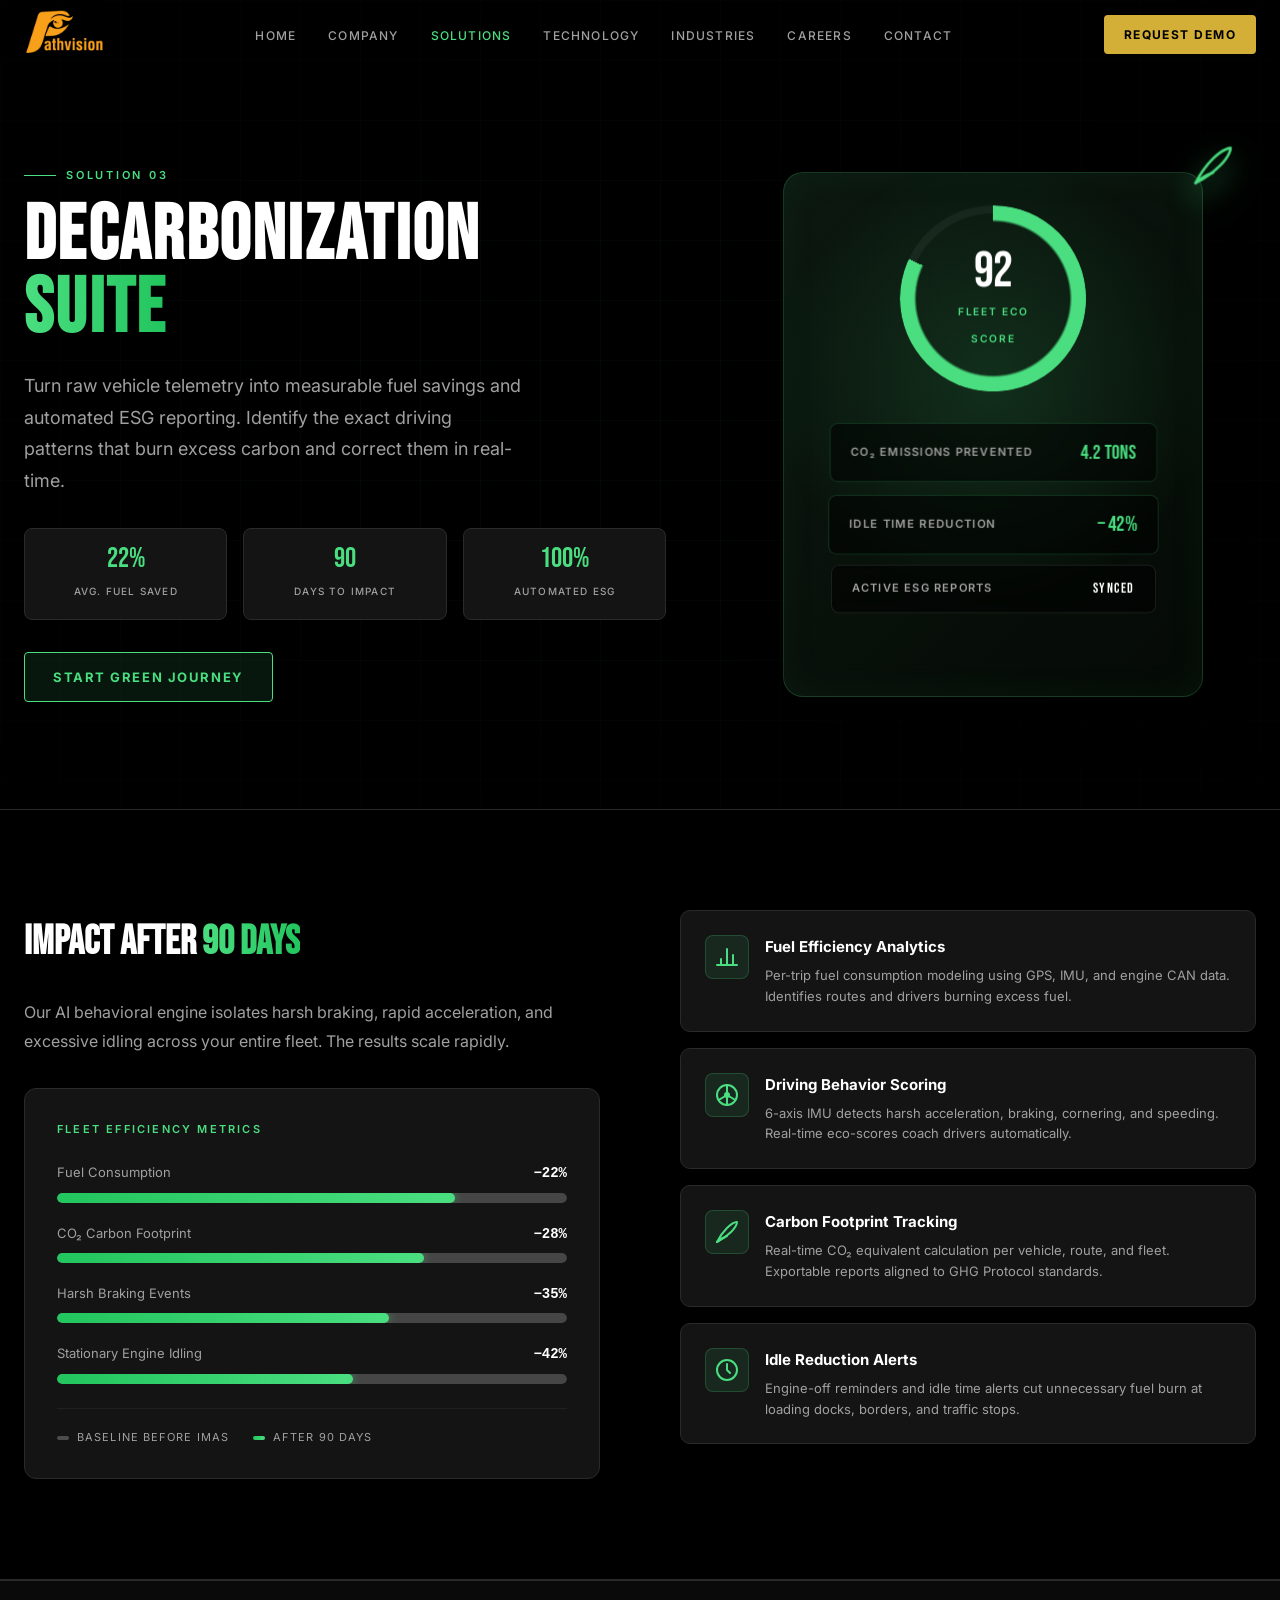
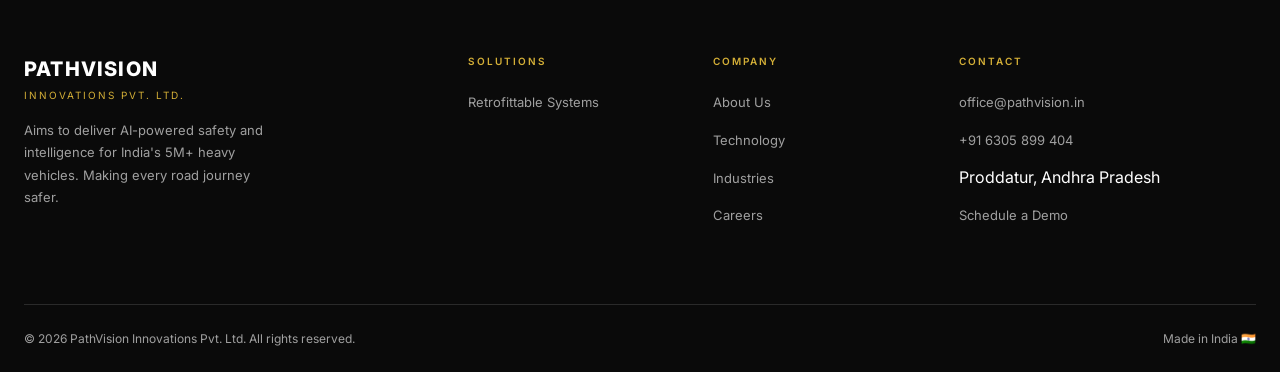
<file: decarbonization.html>
<!DOCTYPE html>
<html lang="en">

<head>
  <meta charset="UTF-8" />
  <meta name="viewport" content="width=device-width, initial-scale=1.0, maximum-scale=1.0, user-scalable=no" />
  <title>Decarbonization Suite — PathVision Innovations</title>

  <link rel="preconnect" href="https://fonts.googleapis.com" />
  <link rel="preconnect" href="https://fonts.gstatic.com" crossorigin />
  <link
    href="https://fonts.googleapis.com/css2?family=Bebas+Neue&family=Inter:wght@300;400;500;600;700;800;900&display=swap"
    rel="stylesheet" />

  <style>
    /* ── RESET & BASE ── */
    *,
    *::before,
    *::after {
      box-sizing: border-box;
      margin: 0;
      padding: 0;
    }

    :root {
      --bg: #000000;
      --surface: #0A0A0A;
      --card: #141414;
      --border: #2A2A2A;
      --gold: #D4AF37;
      --gold-light: #F5D77A;
      --white: #FFFFFF;
      --muted: #A0A0A0;
      --font-head: 'Bebas Neue', sans-serif;
      --font-body: 'Inter', sans-serif;
      --eco-green: #4ade80;
      /* Specific accent for Decarbonization */
    }

    /* ── CRITICAL FIX FOR MOBILE OVERFLOW ── */
    html,
    body {
      width: 100%;
      max-width: 100vw;
      overflow-x: hidden;
      scroll-behavior: smooth;
    }

    body {
      background: var(--bg);
      color: var(--white);
      font-family: var(--font-body);
      line-height: 1.6;
      position: relative;
    }

    a {
      text-decoration: none;
      color: inherit;
    }

    ul {
      list-style: none;
    }

    img {
      display: block;
      max-width: 100%;
    }

    /* ── SCROLLBAR ── */
    ::-webkit-scrollbar {
      width: 4px;
    }

    ::-webkit-scrollbar-track {
      background: var(--bg);
    }

    ::-webkit-scrollbar-thumb {
      background: var(--eco-green);
      border-radius: 2px;
    }

    /* ── UTILITIES ── */
    .container {
      width: 100%;
      max-width: 1280px;
      margin: 0 auto;
      padding: 0 24px;
    }

    .gold-text {
      background: linear-gradient(90deg, var(--gold), var(--gold-light), var(--gold));
      -webkit-background-clip: text;
      -webkit-text-fill-color: transparent;
      background-clip: text;
      background-size: 200% auto;
      animation: gold-shimmer 4s linear infinite;
    }

    .eco-text {
      background: linear-gradient(90deg, #4ade80, #22c55e);
      -webkit-background-clip: text;
      -webkit-text-fill-color: transparent;
      background-clip: text;
    }

    @keyframes gold-shimmer {
      0% {
        background-position: 0% center;
      }

      100% {
        background-position: 200% center;
      }
    }

    .eyebrow {
      font-size: 11px;
      font-weight: 600;
      letter-spacing: 0.25em;
      text-transform: uppercase;
      color: var(--gold);
      display: flex;
      align-items: center;
      gap: 10px;
      margin-bottom: 16px;
    }

    .eyebrow::before {
      content: '';
      display: block;
      width: 32px;
      height: 1px;
      background: var(--gold);
    }

    .eyebrow.eco::before {
      background: var(--eco-green);
    }

    .eyebrow.eco {
      color: var(--eco-green);
    }

    /* ── BUTTONS ── */
    .btn {
      display: inline-flex;
      align-items: center;
      justify-content: center;
      gap: 8px;
      padding: 14px 28px;
      font-family: var(--font-body);
      font-size: 13px;
      font-weight: 700;
      letter-spacing: 0.12em;
      text-transform: uppercase;
      border-radius: 4px;
      cursor: pointer;
      transition: all 0.3s ease;
      border: none;
    }

    .btn-primary {
      background: var(--gold);
      color: #000;
    }

    .btn-primary:hover {
      background: var(--gold-light);
      box-shadow: 0 0 30px rgba(212, 175, 55, 0.5);
      transform: translateY(-1px);
    }

    .btn-outline {
      background: transparent;
      color: var(--white);
      border: 1px solid var(--gold);
    }

    .btn-outline:hover {
      background: var(--gold);
      color: #000;
      box-shadow: 0 0 30px rgba(212, 175, 55, 0.3);
      transform: translateY(-1px);
    }

    .btn-eco {
      background: rgba(74, 222, 128, 0.1);
      border: 1px solid var(--eco-green);
      color: var(--eco-green);
    }

    .btn-eco:hover {
      background: var(--eco-green);
      color: #000;
      box-shadow: 0 0 30px rgba(74, 222, 128, 0.3);
      transform: translateY(-1px);
    }

    /* ── ANIMATIONS ── */
    .reveal {
      opacity: 0;
      transform: translateY(32px);
      transition: opacity 0.7s ease, transform 0.7s ease;
      min-width: 0;
    }

    .reveal.visible {
      opacity: 1;
      transform: translateY(0);
    }

    @keyframes fade-up {
      from {
        opacity: 0;
        transform: translateY(24px);
      }

      to {
        opacity: 1;
        transform: translateY(0);
      }
    }

    /* ══════════════════════════════════════
       NAVBAR & MOBILE MENU (SYNCED WITH COMPANY PAGE)
    ══════════════════════════════════════ */
    #navbar {
      position: fixed;
      top: 0;
      left: 0;
      right: 0;
      z-index: 1000;
      padding: 0 24px;
      height: 70px;
      display: flex;
      align-items: center;
      transition: background 0.4s ease, border-color 0.4s ease, backdrop-filter 0.4s ease;
      border-bottom: 1px solid transparent;
    }

    #navbar.scrolled {
      background: rgba(10, 10, 10, 0.95);
      backdrop-filter: blur(12px);
      border-bottom-color: var(--border);
    }

    .nav-inner {
      max-width: 1280px;
      margin: 0 auto;
      width: 100%;
      display: flex;
      align-items: center;
      justify-content: space-between;
    }

    .nav-logo {
      display: flex;
      align-items: center;
      line-height: 1;
      position: relative;
      z-index: 1001;
    }

    .nav-logo-img {
      height: 100px;
      width: auto;
      padding: 10px 0;
    }

    .nav-links {
      display: flex;
      align-items: center;
      gap: 32px;
    }

    .nav-links li {
      list-style: none;
    }

    .nav-links a {
      font-size: 12px;
      font-weight: 500;
      letter-spacing: 0.1em;
      text-transform: uppercase;
      color: var(--muted);
      transition: color 0.2s;
    }

    .nav-links>li>a:hover,
    .nav-links>li>a.active {
      color: var(--eco-green);
    }

    /* Updated to eco-green for this page context */

    .dropdown {
      position: relative;
    }

    .dropdown>a {
      display: flex;
      align-items: center;
      gap: 6px;
    }

    .dropdown-menu {
      position: absolute;
      top: 100%;
      left: 50%;
      transform: translateX(-50%) translateY(15px);
      background: rgba(10, 10, 10, 0.98);
      backdrop-filter: blur(12px);
      border: 1px solid var(--border);
      border-radius: 8px;
      padding: 16px 0;
      min-width: 250px;
      opacity: 0;
      visibility: hidden;
      transition: all 0.3s cubic-bezier(0.16, 1, 0.3, 1);
      box-shadow: 0 10px 40px rgba(0, 0, 0, 0.8);
      display: flex;
      flex-direction: column;
      z-index: 1002;
    }

    .dropdown:hover .dropdown-menu {
      opacity: 1;
      visibility: visible;
      transform: translateX(-50%) translateY(0);
    }

    .dropdown-menu a {
      display: block;
      padding: 12px 24px;
      font-size: 11px;
      font-weight: 600;
      letter-spacing: 0.12em;
      color: var(--muted);
      text-transform: uppercase;
      white-space: nowrap;
      transition: all 0.2s;
    }

    .dropdown-menu a:hover,
    .dropdown-menu a.active {
      color: var(--eco-green);
      background: rgba(74, 222, 128, 0.05);
      padding-left: 28px;
    }

    /* Updated hover state */

    .nav-right {
      display: flex;
      align-items: center;
      gap: 16px;
      position: relative;
      z-index: 1001;
    }

    .hamburger {
      display: none;
      flex-direction: column;
      justify-content: space-between;
      width: 28px;
      height: 20px;
      cursor: pointer;
      background: transparent;
      border: none;
      padding: 0;
      z-index: 9999;
    }

    .hamburger span {
      display: block;
      width: 100%;
      height: 2px;
      background-color: #FFFFFF;
      border-radius: 2px;
      transition: all 0.3s cubic-bezier(0.68, -0.55, 0.265, 1.55);
      transform-origin: center;
    }

    .hamburger.active span:nth-child(1) {
      transform: translateY(9px) rotate(45deg);
      background-color: var(--eco-green);
    }

    .hamburger.active span:nth-child(2) {
      opacity: 0;
      transform: translateX(10px);
    }

    .hamburger.active span:nth-child(3) {
      transform: translateY(-9px) rotate(-45deg);
      background-color: var(--eco-green);
    }

    #mobile-menu {
      position: fixed;
      top: 0;
      right: -100%;
      width: 100%;
      height: 100vh;
      background: rgba(5, 5, 5, 0.98);
      backdrop-filter: blur(20px);
      z-index: 999;
      display: flex;
      flex-direction: column;
      padding: 100px 40px 40px;
      transition: right 0.5s cubic-bezier(0.77, 0, 0.175, 1);
      overflow-y: auto;
    }

    #mobile-menu.open {
      right: 0;
    }

    .mobile-nav-list {
      display: flex;
      flex-direction: column;
      gap: 24px;
      width: 100%;
    }

    .mobile-nav-list a,
    .mobile-nav-list .mobile-acc-btn {
      font-family: var(--font-head);
      font-size: 36px;
      letter-spacing: 0.08em;
      color: var(--muted);
      transition: color 0.2s;
      text-decoration: none;
      border: none;
      background: none;
      text-align: left;
      width: 100%;
      cursor: pointer;
      padding: 0;
    }

    .mobile-nav-list a:hover,
    .mobile-nav-list a.active,
    .mobile-nav-list .mobile-acc-btn:hover,
    .mobile-nav-list .mobile-acc-btn.open {
      color: var(--eco-green);
    }

    .mobile-dropdown-content {
      max-height: 0;
      overflow: hidden;
      transition: max-height 0.4s ease;
      display: flex;
      flex-direction: column;
      gap: 16px;
      padding-left: 16px;
      border-left: 2px solid var(--border);
      margin-top: 8px;
    }

    .mobile-dropdown-content.expanded {
      max-height: 250px;
      margin-bottom: 12px;
      border-color: rgba(74, 222, 128, 0.3);
    }

    .mobile-dropdown-content a {
      font-family: var(--font-body);
      font-size: 14px;
      font-weight: 600;
      letter-spacing: 0.1em;
      text-transform: uppercase;
      color: #888;
      transition: color 0.2s, transform 0.2s;
    }

    .mobile-dropdown-content a:hover,
    .mobile-dropdown-content a.active {
      color: var(--eco-green);
      transform: translateX(4px);
    }

    .mobile-acc-icon {
      font-size: 18px;
      margin-left: 8px;
      display: inline-block;
      transition: transform 0.3s ease;
    }

    .mobile-acc-btn.open .mobile-acc-icon {
      transform: rotate(180deg);
      color: var(--eco-green);
    }

    /* ══════════════════════════════════════
       SPLIT HERO & INTERACTIVE ECO DASHBOARD
    ══════════════════════════════════════ */
    .split-hero {
      padding: 140px 0 80px;
      position: relative;
      overflow: hidden;
      border-bottom: 1px solid var(--border);
      min-height: 90vh;
      display: flex;
      align-items: center;
      width: 100%;
    }

    /* Decarbonization specific background grid */
    .bg-grid {
      position: absolute;
      inset: 0;
      background-image: linear-gradient(rgba(74, 222, 128, 0.03) 1px, transparent 1px), linear-gradient(90deg, rgba(74, 222, 128, 0.03) 1px, transparent 1px);
      background-size: 60px 60px;
      mask-image: radial-gradient(ellipse 80% 80% at 50% 50%, black 25%, transparent 100%);
      z-index: 0;
    }

    .split-hero-inner {
      display: grid;
      grid-template-columns: 1.1fr 0.9fr;
      gap: 64px;
      align-items: center;
      position: relative;
      z-index: 2;
      width: 100%;
    }

    .hero-text h1 {
      font-family: var(--font-head);
      font-size: clamp(48px, 6vw, 88px);
      line-height: 0.95;
      letter-spacing: 0.03em;
      margin-bottom: 24px;
      animation: fade-up 0.8s ease both;
    }

    .hero-text p {
      color: var(--muted);
      font-size: 18px;
      line-height: 1.75;
      margin-bottom: 32px;
      animation: fade-up 0.8s ease 0.15s both;
      max-width: 500px;
    }

    /* Stats inside Hero */
    .sol-stat-row {
      display: grid;
      grid-template-columns: repeat(3, 1fr);
      gap: 16px;
      margin-bottom: 32px;
      animation: fade-up 0.8s ease 0.2s both;
    }

    .sol-stat {
      background: var(--card);
      border: 1px solid var(--border);
      border-radius: 8px;
      padding: 16px;
      text-align: center;
    }

    .sol-stat .s-val {
      font-family: var(--font-head);
      font-size: 28px;
      line-height: 1;
      margin-bottom: 4px;
      display: block;
      color: var(--eco-green);
    }

    .sol-stat .s-lbl {
      font-size: 10px;
      font-weight: 500;
      letter-spacing: 0.12em;
      text-transform: uppercase;
      color: var(--muted);
    }

    /* Interactive 3D Eco Dashboard */
    .hero-visual-container {
      position: relative;
      perspective: 1200px;
      animation: fade-up 0.8s ease 0.3s both;
      width: 100%;
      display: flex;
      justify-content: center;
      align-items: center;
    }

    .interactive-board {
      position: relative;
      width: 100%;
      max-width: 420px;
      aspect-ratio: 4/5;
      background: linear-gradient(135deg, rgba(15, 30, 20, 0.8), rgba(5, 10, 5, 0.95));
      border: 1px solid rgba(74, 222, 128, 0.2);
      border-radius: 20px;
      box-shadow: 0 25px 50px -12px rgba(0, 0, 0, 0.8), 0 0 40px rgba(74, 222, 128, 0.05) inset;
      transform-style: preserve-3d;
      transition: transform 0.1s ease-out, box-shadow 0.3s ease;
      display: flex;
      flex-direction: column;
      align-items: center;
      padding: 40px 20px;
    }

    /* Background Glow */
    .interactive-board::before {
      content: '';
      position: absolute;
      inset: 0;
      background: radial-gradient(circle at 50% 40%, rgba(74, 222, 128, 0.15) 0%, transparent 60%);
      z-index: 1;
      pointer-events: none;
      border-radius: 20px;
    }

    /* Circular Eco Score Ring */
    .eco-ring-container {
      position: relative;
      width: 180px;
      height: 180px;
      transform: translateZ(40px);
      z-index: 10;
      margin-bottom: 30px;
    }

    .eco-ring-bg {
      position: absolute;
      inset: 0;
      border-radius: 50%;
      border: 8px solid rgba(255, 255, 255, 0.05);
    }

    .eco-ring-fill {
      position: absolute;
      inset: 0;
      border-radius: 50%;
      background: conic-gradient(var(--eco-green) 0%, var(--eco-green) 82%, transparent 82%, transparent 100%);
      mask-image: radial-gradient(transparent 58%, black 60%);
      -webkit-mask-image: radial-gradient(transparent 58%, black 60%);
      animation: fill-ring 2s cubic-bezier(0.2, 0.8, 0.2, 1) forwards;
    }

    @keyframes fill-ring {
      0% {
        background: conic-gradient(var(--eco-green) 0%, transparent 0%, transparent 100%);
      }
    }

    .eco-score-text {
      position: absolute;
      top: 50%;
      left: 50%;
      transform: translate(-50%, -50%);
      text-align: center;
    }

    .eco-score-val {
      font-family: var(--font-head);
      font-size: 48px;
      color: var(--white);
      line-height: 1;
      display: block;
    }

    .eco-score-lbl {
      font-size: 10px;
      font-weight: 600;
      letter-spacing: 0.15em;
      color: var(--eco-green);
      text-transform: uppercase;
    }

    /* Floating Metric Cards inside Board */
    .metric-pill {
      background: rgba(0, 0, 0, 0.6);
      border: 1px solid rgba(74, 222, 128, 0.2);
      border-radius: 8px;
      padding: 12px 20px;
      width: 85%;
      display: flex;
      justify-content: space-between;
      align-items: center;
      transform: translateZ(25px);
      margin-bottom: 12px;
      backdrop-filter: blur(4px);
    }

    .metric-pill span:first-child {
      font-size: 11px;
      font-weight: 600;
      letter-spacing: 0.1em;
      color: var(--muted);
      text-transform: uppercase;
    }

    .metric-pill span:last-child {
      font-family: var(--font-head);
      font-size: 20px;
      color: var(--eco-green);
    }

    /* External Floating Decoration */
    .leaf-float {
      position: absolute;
      font-size: 40px;
      transform: translateZ(60px);
      z-index: 20;
      filter: drop-shadow(0 10px 15px rgba(74, 222, 128, 0.4));
      animation: float 4s ease-in-out infinite;
    }

    .leaf-float.l1 {
      top: -20px;
      right: -20px;
    }

    /* ══════════════════════════════════════
       PAGE CONTENT STYLES
    ══════════════════════════════════════ */
    .content-section {
      padding: 100px 0;
      border-bottom: 1px solid var(--border);
    }

    .sol-section-inner {
      display: grid;
      grid-template-columns: 1fr 1fr;
      gap: 80px;
      align-items: start;
    }

    .reveal {
      min-width: 0;
    }

    /* ── SCROLL TRIGGERED ANIMATED BARS ── */
    .emissions-visual {
      background: var(--card);
      border: 1px solid var(--border);
      border-radius: 12px;
      padding: 32px;
      box-shadow: 0 10px 40px rgba(0, 0, 0, 0.5);
    }

    .ev-title {
      font-size: 11px;
      font-weight: 600;
      letter-spacing: 0.2em;
      text-transform: uppercase;
      color: var(--eco-green);
      margin-bottom: 24px;
    }

    .bar-group {
      display: flex;
      flex-direction: column;
      gap: 20px;
    }

    .bar-row {
      display: flex;
      flex-direction: column;
      gap: 8px;
    }

    .bar-label {
      display: flex;
      justify-content: space-between;
      font-size: 13px;
      color: var(--muted);
    }

    .bar-label span:last-child {
      color: var(--white);
      font-weight: 600;
      font-family: monospace;
      font-size: 14px;
    }

    .bar-track {
      width: 100%;
      height: 10px;
      background: rgba(255, 255, 255, 0.05);
      border-radius: 5px;
      overflow: hidden;
      position: relative;
    }

    /* Before and After Fills */
    .bar-fill {
      height: 100%;
      border-radius: 5px;
      width: 0%;
      transition: width 1.5s cubic-bezier(0.2, 0.8, 0.2, 1);
      position: absolute;
      top: 0;
      left: 0;
    }

    .bar-fill.before {
      background: rgba(160, 160, 160, 0.3);
      z-index: 1;
    }

    .bar-fill.after {
      background: linear-gradient(90deg, #22c55e, #4ade80);
      z-index: 2;
      box-shadow: 0 0 10px rgba(74, 222, 128, 0.5);
    }

    /* Animation Trigger Class */
    .bar-row.animated .bar-fill.before {
      width: var(--target-before);
    }

    .bar-row.animated .bar-fill.after {
      width: var(--target-after);
      transition-delay: 0.3s;
    }

    /* Legend */
    .bar-legend {
      display: flex;
      gap: 24px;
      font-size: 11px;
      color: var(--muted);
      margin-top: 24px;
      padding-top: 20px;
      border-top: 1px solid rgba(255, 255, 255, 0.05);
    }

    .legend-item {
      display: flex;
      align-items: center;
      gap: 8px;
      text-transform: uppercase;
      letter-spacing: 0.1em;
    }

    .legend-color {
      width: 12px;
      height: 4px;
      border-radius: 2px;
    }

    .legend-color.before {
      background: rgba(160, 160, 160, 0.4);
    }

    .legend-color.after {
      background: linear-gradient(90deg, #22c55e, #4ade80);
    }

    /* Feature Cards */
    .sol-features {
      display: flex;
      flex-direction: column;
      gap: 16px;
    }

    .sol-feature-card {
      background: var(--card);
      border: 1px solid var(--border);
      border-radius: 10px;
      padding: 24px;
      display: flex;
      gap: 16px;
      align-items: flex-start;
      transition: all 0.3s ease;
      position: relative;
      overflow: hidden;
    }

    .sol-feature-card::before {
      content: '';
      position: absolute;
      top: 0;
      left: 0;
      width: 3px;
      height: 100%;
      background: var(--eco-green);
      transform: scaleY(0);
      transition: transform 0.3s ease;
      transform-origin: top;
    }

    .sol-feature-card:hover {
      border-color: rgba(74, 222, 128, 0.3);
      transform: translateX(4px);
      box-shadow: 0 10px 30px -10px rgba(0, 0, 0, 0.5);
    }

    .sol-feature-card:hover::before {
      transform: scaleY(1);
    }

    .feat-icon {
      width: 44px;
      height: 44px;
      border-radius: 8px;
      background: rgba(74, 222, 128, 0.1);
      border: 1px solid rgba(74, 222, 128, 0.2);
      display: flex;
      align-items: center;
      justify-content: center;
      font-size: 20px;
      flex-shrink: 0;
      transition: transform 0.3s ease;
    }

    .eco-svg {
      width: 24px;
      height: 24px;
      fill: none;
      stroke: var(--eco-green);
      stroke-width: 2;
      stroke-linecap: round;
      stroke-linejoin: round;
    }

    .sol-feature-card:hover .feat-icon {
      transform: scale(1.1);
      background: rgba(74, 222, 128, 0.2);
    }

    .feat-title {
      font-size: 15px;
      font-weight: 700;
      color: var(--white);
      margin-bottom: 6px;
    }

    .feat-desc {
      font-size: 13px;
      color: var(--muted);
      line-height: 1.6;
    }

    /* ══════════════════════════════════════
       FOOTER
    ══════════════════════════════════════ */
    footer {
      background: var(--surface);
      padding: 72px 0 0;
      border-top: 1px solid var(--border);
    }

    .footer-grid {
      display: grid;
      grid-template-columns: 2fr 1fr 1fr 1.5fr;
      gap: 48px;
      margin-bottom: 64px;
    }

    .footer-brand .brand {
      font-size: 20px;
      font-weight: 800;
      letter-spacing: 0.06em;
    }

    .footer-brand .sub {
      font-size: 10px;
      letter-spacing: 0.2em;
      color: var(--gold);
      margin-top: 2px;
      margin-bottom: 16px;
    }

    .footer-brand p {
      font-size: 13px;
      color: var(--muted);
      line-height: 1.7;
      max-width: 260px;
      margin-bottom: 24px;
    }

    .social-links {
      display: flex;
      gap: 12px;
    }

    .social-link {
      width: 36px;
      height: 36px;
      border: 1px solid var(--border);
      border-radius: 8px;
      display: flex;
      align-items: center;
      justify-content: center;
      font-size: 14px;
      color: var(--muted);
      transition: all 0.2s;
    }

    .social-link:hover {
      border-color: var(--gold);
      color: var(--gold);
    }

    .footer-col h4 {
      font-size: 10px;
      font-weight: 600;
      letter-spacing: 0.2em;
      text-transform: uppercase;
      color: var(--gold);
      margin-bottom: 20px;
    }

    .footer-col ul li {
      margin-bottom: 12px;
    }

    .footer-col ul li a {
      font-size: 13px;
      color: var(--muted);
      transition: color 0.2s;
    }

    .footer-col ul li a:hover {
      color: var(--white);
    }

    .footer-contact p {
      font-size: 13px;
      color: var(--muted);
      line-height: 1.7;
      margin-bottom: 20px;
    }

    .footer-contact a {
      color: var(--gold-light);
    }

    .footer-bottom {
      border-top: 1px solid var(--border);
      padding: 24px 0;
      display: flex;
      justify-content: space-between;
      align-items: center;
    }

    .footer-bottom p {
      font-size: 12px;
      color: var(--muted);
    }

    /* ══════════════════════════════════════
       RESPONSIVE DESIGN (BULLETPROOF FIXES)
    ══════════════════════════════════════ */
    @media (max-width: 1024px) {

      .nav-links,
      .nav-right .btn {
        display: none !important;
      }

      .hamburger {
        display: flex !important;
      }

      /* Fixed Grid Collapse Bug */
      .split-hero-inner {
        grid-template-columns: 1fr;
        gap: 40px;
        text-align: center;
      }

      .hero-text {
        display: flex;
        flex-direction: column;
        align-items: center;
      }

      .hero-text p {
        margin-left: auto;
        margin-right: auto;
      }

      .hero-buttons {
        justify-content: center;
      }

      .hero-visual-container {
        max-width: 100%;
        margin: 0 auto;
        margin-top: 20px;
      }

      .footer-grid {
        grid-template-columns: 1fr 1fr;
      }
    }

    @media (max-width: 768px) {
      .sol-section-inner {
        grid-template-columns: 1fr;
        gap: 64px;
      }

      .sol-stat-row {
        grid-template-columns: repeat(3, 1fr);
        gap: 12px;
      }

      .sol-stat {
        padding: 16px 10px;
      }

      .sol-stat .s-val {
        font-size: 24px;
      }

      .footer-grid {
        grid-template-columns: 1fr;
        gap: 32px;
      }

      .footer-bottom {
        flex-direction: column;
        gap: 12px;
        text-align: center;
      }
    }

    @media (max-width: 480px) {
      .nav-logo-img {
        height: 100px;
      }

      .split-hero {
        padding: 120px 0 40px;
        min-height: auto;
      }

      .sol-stat-row {
        grid-template-columns: 1fr;
        width: 100%;
        gap: 12px;
      }

      .hero-buttons {
        flex-direction: column;
        width: 100%;
      }

      .hero-buttons .btn {
        width: 100%;
      }

      /* Safely scale down the 3D board to prevent overflow */
      .interactive-board {
        transform: scale(0.85);
        transform-origin: top center;
        margin-bottom: -40px;
      }

      .hero-visual-container {
        overflow: visible;
      }

      .bar-legend {
        flex-direction: column;
        gap: 12px;
      }
    }
  </style>
</head>

<body>

  <nav id="navbar">
    <div class="nav-inner">
      <a href="/" class="nav-logo">
        <img src="logo.png" alt="PathVision Logo" class="nav-logo-img" />
      </a>

      <ul class="nav-links">
        <li><a href="/">Home</a></li>
        <li><a href="/company">Company</a></li>
        <li><a href="/retrofittable" class="active">Solutions</a></li>
        <li><a href="/technology">Technology</a></li>
        <li><a href="/industries">Industries</a></li>
        <li><a href="/career">Careers</a></li>
        <li><a href="/contact">Contact</a></li>
      </ul>

      <div class="nav-right">
        <a href="/contact" class="btn btn-primary" style="padding:10px 20px;font-size:12px;">Request Demo</a>
        <button class="hamburger" id="hamburger" aria-label="Toggle menu">
          <span></span><span></span><span></span>
        </button>
      </div>
    </div>
  </nav>

  <div id="mobile-menu" role="dialog" aria-modal="true">
    <div class="mobile-nav-list">
      <a href="/">Home</a>
      <a href="/company">Company</a>

      <div>
        <button class="mobile-acc-btn open" id="mobile-solutions-btn">
          Solutions <span class="mobile-acc-icon">▼</span>
        </button>
        <div class="mobile-dropdown-content expanded" id="mobile-solutions-content">
          <a href="/retrofittable">01 — Retrofittable</a>
          <a href="/oem">02 — OEM Integration</a>
          <a href="/decarbonization" class="active" style="color:var(--eco-green);">03 — Decarbonization</a>
        </div>
      </div>

      <a href="/technology">Technology</a>
      <a href="/industries">Industries</a>
      <a href="/career">Careers</a>
      <a href="/contact">Contact</a>
      <a href="/contact" class="btn btn-primary"
        style="margin-top:16px; width: 100%; justify-content:center;">Request Demo</a>
    </div>
  </div>

  <main>
    <section class="split-hero">
      <div class="bg-grid"></div>
      <div class="container">
        <div class="split-hero-inner">

          <div class="hero-text">
            <div class="eyebrow eco">Solution 03</div>
            <h1>DECARBONIZATION<br><span class="eco-text">SUITE</span></h1>
            <p>Turn raw vehicle telemetry into measurable fuel savings and automated ESG reporting. Identify the exact
              driving patterns that burn excess carbon and correct them in real-time.</p>

            <div class="sol-stat-row">
              <div class="sol-stat"><span class="s-val">22%</span><span class="s-lbl">Avg. Fuel Saved</span></div>
              <div class="sol-stat"><span class="s-val">90</span><span class="s-lbl">Days to Impact</span></div>
              <div class="sol-stat"><span class="s-val">100%</span><span class="s-lbl">Automated ESG</span></div>
            </div>

            <div class="hero-buttons">
              <a href="/contact" class="btn btn-eco">Start Green Journey</a>
            </div>
          </div>

          <div class="hero-visual-container">
            <div class="interactive-board" id="tilt-board">
              <div class="leaf-float l1"><svg class="eco-svg" viewBox="0 0 24 24" style="width: 40px; height: 40px; stroke-width: 1.5; filter: drop-shadow(0 10px 15px rgba(74, 222, 128, 0.4));"><path d="M2 22C2 22 10 18 16 12C22 6 22 2 22 2C22 2 18 2 12 8C6 14 2 22 2 22Z" /><path d="M2 22C6 18 12 16 12 16" /></svg></div>

              <div class="eco-ring-container">
                <div class="eco-ring-bg"></div>
                <div class="eco-ring-fill"></div>
                <div class="eco-score-text">
                  <span class="eco-score-val">92</span>
                  <span class="eco-score-lbl">Fleet Eco Score</span>
                </div>
              </div>

              <div class="metric-pill">
                <span>CO₂ Emissions Prevented</span>
                <span>4.2 Tons</span>
              </div>
              <div class="metric-pill" style="transform: translateZ(35px);">
                <span>Idle Time Reduction</span>
                <span>− 42%</span>
              </div>
              <div class="metric-pill" style="transform: translateZ(15px); border-color: rgba(255,255,255,0.1);">
                <span>Active ESG Reports</span>
                <span style="color:var(--white); font-size:14px; letter-spacing:0.1em;">SYNCED</span>
              </div>
            </div>
          </div>

        </div>
      </div>
    </section>

    <section class="content-section">
      <div class="container">
        <div class="sol-section-inner">

          <div class="reveal">
            <h2 style="font-family:var(--font-head); font-size: 40px; margin-bottom: 24px;">Impact After <span
                class="eco-text">90 Days</span></h2>
            <p style="color:var(--muted); font-size: 16px; margin-bottom: 32px; line-height: 1.8;">Our AI behavioral
              engine isolates harsh braking, rapid acceleration, and excessive idling across your entire fleet. The
              results scale rapidly.</p>

            <div class="emissions-visual" id="scroll-bars">
              <div class="ev-title">Fleet Efficiency Metrics</div>

              <div class="bar-group">
                <div class="bar-row" data-before="100%" data-after="78%">
                  <div class="bar-label"><span>Fuel Consumption</span><span>−22%</span></div>
                  <div class="bar-track">
                    <div class="bar-fill before"></div>
                    <div class="bar-fill after"></div>
                  </div>
                </div>

                <div class="bar-row" data-before="100%" data-after="72%">
                  <div class="bar-label"><span>CO₂ Carbon Footprint</span><span>−28%</span></div>
                  <div class="bar-track">
                    <div class="bar-fill before"></div>
                    <div class="bar-fill after"></div>
                  </div>
                </div>

                <div class="bar-row" data-before="100%" data-after="65%">
                  <div class="bar-label"><span>Harsh Braking Events</span><span>−35%</span></div>
                  <div class="bar-track">
                    <div class="bar-fill before"></div>
                    <div class="bar-fill after"></div>
                  </div>
                </div>

                <div class="bar-row" data-before="100%" data-after="58%">
                  <div class="bar-label"><span>Stationary Engine Idling</span><span>−42%</span></div>
                  <div class="bar-track">
                    <div class="bar-fill before"></div>
                    <div class="bar-fill after"></div>
                  </div>
                </div>
              </div>

              <div class="bar-legend">
                <div class="legend-item">
                  <div class="legend-color before"></div> Baseline Before IMAS
                </div>
                <div class="legend-item">
                  <div class="legend-color after"></div> After 90 Days
                </div>
              </div>
            </div>
          </div>

          <div class="reveal" style="transition-delay:0.1s">
            <div class="sol-features">
              <div class="sol-feature-card">
                <div class="feat-icon">
                  <svg class="eco-svg" viewBox="0 0 24 24">
                    <line x1="18" y1="20" x2="18" y2="10" />
                    <line x1="12" y1="20" x2="12" y2="4" />
                    <line x1="6" y1="20" x2="6" y2="14" />
                    <line x1="2" y1="20" x2="22" y2="20" />
                  </svg>
                </div>
                <div>
                  <div class="feat-title">Fuel Efficiency Analytics</div>
                  <div class="feat-desc">Per-trip fuel consumption modeling using GPS, IMU, and engine CAN data.
                    Identifies routes and drivers burning excess fuel.</div>
                </div>
              </div>
              <div class="sol-feature-card">
                <div class="feat-icon">
                  <svg class="eco-svg" viewBox="0 0 24 24">
                    <circle cx="12" cy="12" r="10" />
                    <line x1="12" y1="2" x2="12" y2="22" />
                    <path d="M12 12L4.5 16.5" />
                    <path d="M12 12l7.5 4.5" />
                    <circle cx="12" cy="12" r="2" />
                  </svg>
                </div>
                <div>
                  <div class="feat-title">Driving Behavior Scoring</div>
                  <div class="feat-desc">6-axis IMU detects harsh acceleration, braking, cornering, and speeding.
                    Real-time eco-scores coach drivers automatically.</div>
                </div>
              </div>
              <div class="sol-feature-card">
                <div class="feat-icon">
                  <svg class="eco-svg" viewBox="0 0 24 24">
                    <path d="M2 22C2 22 10 18 16 12C22 6 22 2 22 2C22 2 18 2 12 8C6 14 2 22 2 22Z" />
                    <path d="M2 22C6 18 12 16 12 16" />
                  </svg>
                </div>
                <div>
                  <div class="feat-title">Carbon Footprint Tracking</div>
                  <div class="feat-desc">Real-time CO₂ equivalent calculation per vehicle, route, and fleet. Exportable
                    reports aligned to GHG Protocol standards.</div>
                </div>
              </div>
              <div class="sol-feature-card">
                <div class="feat-icon">
                  <svg class="eco-svg" viewBox="0 0 24 24">
                    <circle cx="12" cy="12" r="10" />
                    <polyline points="12 6 12 12 15 15" />
                  </svg>
                </div>
                <div>
                  <div class="feat-title">Idle Reduction Alerts</div>
                  <div class="feat-desc">Engine-off reminders and idle time alerts cut unnecessary fuel burn at loading
                    docks, borders, and traffic stops.</div>
                </div>
              </div>
            </div>
          </div>

        </div>
      </div>
    </section>
  </main>

  <footer>
  <div class="container">
    <div class="footer-grid">
      <div class="footer-brand">
        <div class="brand">PATHVISION</div>
        <div class="sub">INNOVATIONS PVT. LTD.</div>
        <p>Aims to deliver AI-powered safety and intelligence for India's 5M+ heavy vehicles. Making every road journey safer.</p>
      </div>
      <div class="footer-col">
        <h4>Solutions</h4>
        <ul>
          <li><a href="/retrofittable">Retrofittable Systems</a></li>
        </ul>
      </div>
      <div class="footer-col">
        <h4>Company</h4>
        <ul>
          <li><a href="/company">About Us</a></li>
          <li><a href="/technology">Technology</a></li>
          <li><a href="/industries">Industries</a></li>
          <li><a href="/career">Careers</a></li>
        </ul>
      </div>
      <div class="footer-col">
        <h4>Contact</h4>
        <ul>
          <li><a href="mailto:office@pathvision.in">office@pathvision.in</a></li>
          <li><a href="tel:+916305899404">+91 6305 899 404</a></li>
          <li>Proddatur, Andhra Pradesh</li>
          <li><a href="/contact">Schedule a Demo</a></li>
        </ul>
      </div>
    </div>
    <div class="footer-bottom">
      <p>© 2026 PathVision Innovations Pvt. Ltd. All rights reserved.</p>
      <p>Made in India 🇮🇳</p>
    </div>
  </div>
</footer>

  <script>
    // Navbar Scroll Effect
    const navbar = document.getElementById('navbar');
    window.addEventListener('scroll', () => {
      navbar.classList.toggle('scrolled', window.scrollY > 20);
    }, { passive: true });

    // Animated Mobile Menu & Hamburger Logic
    const hamburger = document.getElementById('hamburger');
    const mobileMenu = document.getElementById('mobile-menu');
    let menuOpen = false;

    function toggleMenu() {
      menuOpen = !menuOpen;
      hamburger.classList.toggle('active', menuOpen);
      mobileMenu.classList.toggle('open', menuOpen);
      document.body.style.overflow = menuOpen ? 'hidden' : '';
    }

    hamburger.addEventListener('click', toggleMenu);

    mobileMenu.querySelectorAll('a:not(.mobile-acc-btn)').forEach(a => {
      a.addEventListener('click', () => { if (menuOpen) toggleMenu(); });
    });

    // Mobile Accordion Logic
    const solBtn = document.getElementById('mobile-solutions-btn');
    const solContent = document.getElementById('mobile-solutions-content');

    if (solBtn && solContent) {
      solBtn.addEventListener('click', (e) => {
        e.preventDefault();
        solBtn.classList.toggle('open');
        solContent.classList.toggle('expanded');
      });
    }

    // Scroll Reveal Animation (Standard Elements)
    const revealObserver = new IntersectionObserver((entries) => {
      entries.forEach(entry => {
        if (entry.isIntersecting) {
          entry.target.classList.add('visible');
          revealObserver.unobserve(entry.target);
        }
      });
    }, { threshold: 0.1 });
    document.querySelectorAll('.reveal').forEach(el => revealObserver.observe(el));

    // Scroll Reveal for Animated Bar Charts
    const barObserver = new IntersectionObserver((entries) => {
      entries.forEach(entry => {
        if (entry.isIntersecting) {
          const rows = entry.target.querySelectorAll('.bar-row');
          rows.forEach(row => {
            // Apply the custom CSS variables needed for the width transition
            row.style.setProperty('--target-before', row.getAttribute('data-before'));
            row.style.setProperty('--target-after', row.getAttribute('data-after'));
            // Add animation class
            row.classList.add('animated');
          });
          barObserver.unobserve(entry.target);
        }
      });
    }, { threshold: 0.4 }); // Triggers when chart is 40% visible

    const chartContainer = document.getElementById('scroll-bars');
    if (chartContainer) barObserver.observe(chartContainer);

    // Interactive 3D Card Hover Effect (Desktop Only)
    const board = document.getElementById('tilt-board');
    const container = document.querySelector('.hero-visual-container');

    if (board && window.matchMedia("(min-width: 769px)").matches) {
      container.addEventListener('mousemove', (e) => {
        const rect = container.getBoundingClientRect();
        const x = e.clientX - rect.left - rect.width / 2;
        const y = e.clientY - rect.top - rect.height / 2;

        const rotateX = -(y / 20);
        const rotateY = (x / 20);

        board.style.transform = `perspective(1200px) rotateX(${rotateX}deg) rotateY(${rotateY}deg) scale3d(1.02, 1.02, 1.02)`;
        board.style.boxShadow = `${-x / 5}px ${-y / 5 + 25}px 50px -12px rgba(0,0,0,0.8), 0 0 40px rgba(74,222,128,0.05) inset`;
      });

      container.addEventListener('mouseleave', () => {
        board.style.transform = 'perspective(1200px) rotateX(0deg) rotateY(0deg) scale3d(1, 1, 1)';
        board.style.boxShadow = '0 25px 50px -12px rgba(0,0,0,0.8), 0 0 40px rgba(74,222,128,0.05) inset';
      });
    }
  </script>  <script>
    // Clean URL Compatibility Router
    (function() {
      const isLocalFile = window.location.protocol === 'file:';
      const isLocalDevServer = (window.location.hostname === 'localhost' || window.location.hostname === '127.0.0.1') && window.location.port !== '8081';
      
      if (isLocalFile || isLocalDevServer) {
        document.querySelectorAll('a[href]').forEach(link => {
          let href = link.getAttribute('href');
          if (href && href.startsWith('/') && !href.startsWith('//')) {
            let cleanPath = href.substring(1);
            if (cleanPath === '') {
              link.setAttribute('href', isLocalFile ? 'index.html' : './');
            } else {
              let parts = cleanPath.split('#');
              let page = parts[0];
              let hash = parts[1] ? '#' + parts[1] : '';
              link.setAttribute('href', page + '.html' + hash);
            }
          }
        });
      }
    })();
  </script>
</body>

</html>
</file>
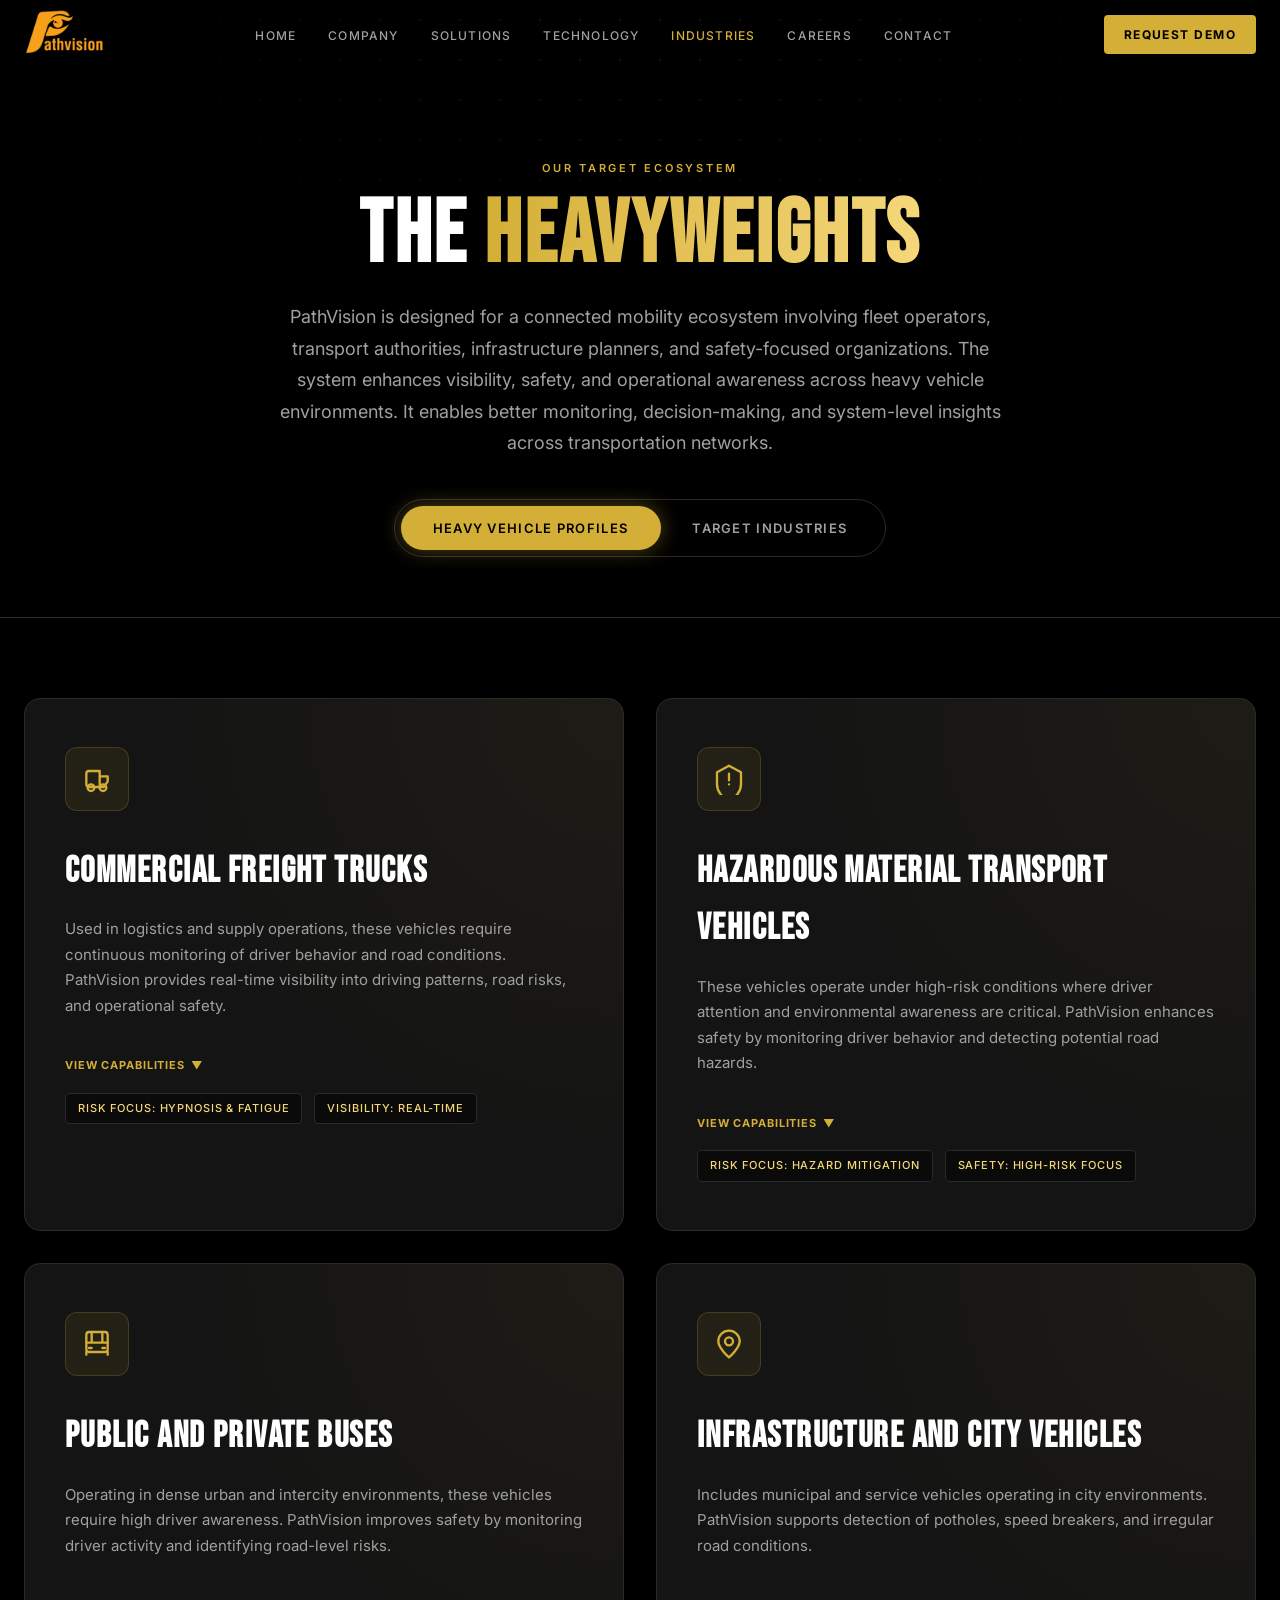
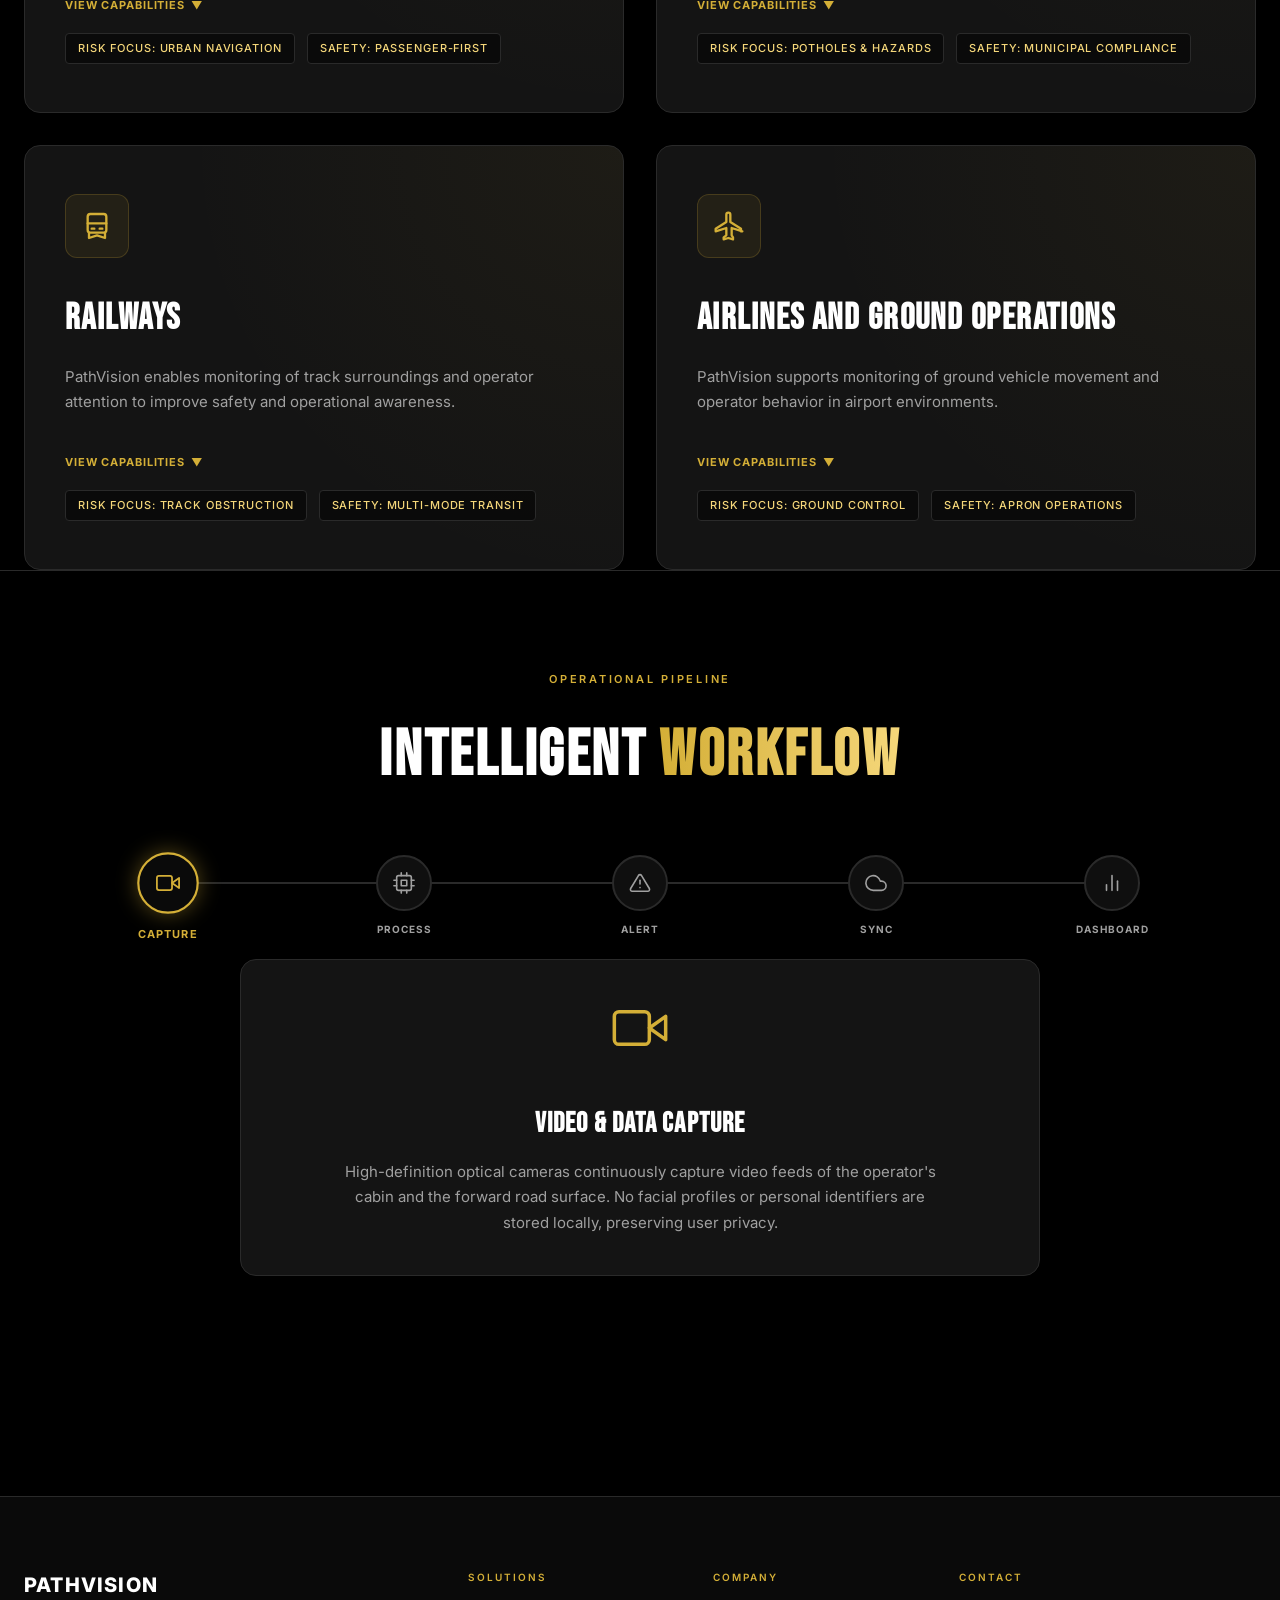
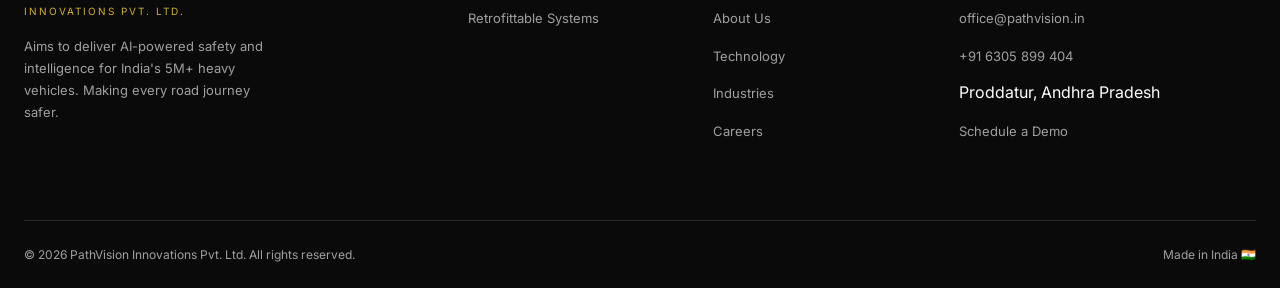
<file: industries.html>
<!DOCTYPE html>
<html lang="en">

<head>
  <meta charset="UTF-8" />
  <meta name="viewport" content="width=device-width, initial-scale=1.0, maximum-scale=1.0, user-scalable=no" />
  <title>Target Ecosystem — PathVision Innovations</title>
  <link rel="preconnect" href="https://fonts.googleapis.com" />
  <link rel="preconnect" href="https://fonts.gstatic.com" crossorigin />
  <link
    href="https://fonts.googleapis.com/css2?family=Bebas+Neue&family=Inter:wght@300;400;500;600;700;800;900&display=swap"
    rel="stylesheet" />
  <style>
    /* ── RESET & BASE ── */
    *,
    *::before,
    *::after {
      box-sizing: border-box;
      margin: 0;
      padding: 0;
    }

    :root {
      --bg: #000000;
      --surface: #0A0A0A;
      --card: #141414;
      --border: #2A2A2A;
      --gold: #D4AF37;
      --gold-light: #F5D77A;
      --white: #FFFFFF;
      --muted: #A0A0A0;
      --font-head: 'Bebas Neue', sans-serif;
      --font-body: 'Inter', sans-serif;
    }

    html,
    body {
      width: 100%;
      max-width: 100vw;
      overflow-x: hidden;
      scroll-behavior: smooth;
    }

    body {
      background: var(--bg);
      color: var(--white);
      font-family: var(--font-body);
      line-height: 1.6;
      position: relative;
    }

    a {
      text-decoration: none;
      color: inherit;
    }

    ul {
      list-style: none;
    }

    img {
      display: block;
      max-width: 100%;
    }

    /* ── SCROLLBAR ── */
    ::-webkit-scrollbar {
      width: 4px;
    }

    ::-webkit-scrollbar-track {
      background: var(--bg);
    }

    ::-webkit-scrollbar-thumb {
      background: var(--gold);
      border-radius: 2px;
    }

    /* ── UTILITIES ── */
    .container {
      width: 100%;
      max-width: 1280px;
      margin: 0 auto;
      padding: 0 24px;
    }

    .gold-text {
      background: linear-gradient(90deg, var(--gold), var(--gold-light), var(--gold));
      -webkit-background-clip: text;
      -webkit-text-fill-color: transparent;
      background-clip: text;
      background-size: 200% auto;
      animation: gold-shimmer 4s linear infinite;
    }

    @keyframes gold-shimmer {
      0% {
        background-position: 0% center;
      }

      100% {
        background-position: 200% center;
      }
    }

    .eyebrow {
      font-size: 11px;
      font-weight: 600;
      letter-spacing: 0.25em;
      text-transform: uppercase;
      color: var(--gold);
      display: flex;
      align-items: center;
      gap: 10px;
      margin-bottom: 16px;
    }

    .eyebrow::before {
      content: '';
      display: block;
      width: 32px;
      height: 1px;
      background: var(--gold);
    }

    .eyebrow.centered {
      justify-content: center;
    }

    .eyebrow.centered::before {
      display: none;
    }

    /* ── BUTTONS ── */
    .btn {
      display: inline-flex;
      align-items: center;
      justify-content: center;
      gap: 8px;
      padding: 14px 28px;
      font-family: var(--font-body);
      font-size: 13px;
      font-weight: 700;
      letter-spacing: 0.12em;
      text-transform: uppercase;
      border-radius: 4px;
      cursor: pointer;
      transition: all 0.3s ease;
      border: none;
    }

    .btn-primary {
      background: var(--gold);
      color: #000;
    }

    .btn-primary:hover {
      background: var(--gold-light);
      box-shadow: 0 0 30px rgba(212, 175, 55, 0.5);
      transform: translateY(-1px);
    }

    .btn-outline {
      background: transparent;
      color: var(--white);
      border: 1px solid var(--gold);
    }

    .btn-outline:hover {
      background: var(--gold);
      color: #000;
      box-shadow: 0 0 30px rgba(212, 175, 55, 0.3);
      transform: translateY(-1px);
    }

    /* ── ANIMATIONS ── */
    .reveal {
      opacity: 0;
      transform: translateY(32px);
      transition: opacity 0.7s ease, transform 0.7s ease;
      min-width: 0;
    }

    .reveal.visible {
      opacity: 1;
      transform: translateY(0);
    }

    @keyframes fade-up {
      from {
        opacity: 0;
        transform: translateY(24px);
      }

      to {
        opacity: 1;
        transform: translateY(0);
      }
    }

    /* ══════════════════════════════════════
       NAVBAR & MOBILE MENU
    ══════════════════════════════════════ */
    #navbar {
      position: fixed;
      top: 0;
      left: 0;
      right: 0;
      z-index: 1000;
      padding: 0 24px;
      height: 70px;
      display: flex;
      align-items: center;
      transition: background 0.4s ease, border-color 0.4s ease, backdrop-filter 0.4s ease;
      border-bottom: 1px solid transparent;
    }

    #navbar.scrolled {
      background: rgba(10, 10, 10, 0.95);
      backdrop-filter: blur(12px);
      border-bottom-color: var(--border);
    }

    .nav-inner {
      max-width: 1280px;
      margin: 0 auto;
      width: 100%;
      display: flex;
      align-items: center;
      justify-content: space-between;
    }

    .nav-logo {
      display: flex;
      align-items: center;
      line-height: 1;
      position: relative;
      z-index: 1001;
    }
    
    .nav-logo-img {
      height: 100px;
      width: auto;
      padding: 10px 0;
    }

    .nav-links {
      display: flex;
      align-items: center;
      gap: 32px;
    }

    .nav-links li {
      list-style: none;
    }

    .nav-links a {
      font-size: 12px;
      font-weight: 500;
      letter-spacing: 0.1em;
      text-transform: uppercase;
      color: var(--muted);
      transition: color 0.2s;
    }

    .nav-links>li>a:hover,
    .nav-links>li>a.active {
      color: var(--gold);
    }

    .dropdown {
      position: relative;
    }

    .dropdown>a {
      display: flex;
      align-items: center;
      gap: 6px;
    }

    .dropdown-menu {
      position: absolute;
      top: 100%;
      left: 50%;
      transform: translateX(-50%) translateY(15px);
      background: rgba(10, 10, 10, 0.98);
      backdrop-filter: blur(12px);
      border: 1px solid var(--border);
      border-radius: 8px;
      padding: 16px 0;
      min-width: 250px;
      opacity: 0;
      visibility: hidden;
      transition: all 0.3s cubic-bezier(0.16, 1, 0.3, 1);
      box-shadow: 0 10px 40px rgba(0, 0, 0, 0.8);
      display: flex;
      flex-direction: column;
      z-index: 1002;
    }

    .dropdown:hover .dropdown-menu {
      opacity: 1;
      visibility: visible;
      transform: translateX(-50%) translateY(0);
    }

    .dropdown-menu a {
      display: block;
      padding: 12px 24px;
      font-size: 11px;
      font-weight: 600;
      letter-spacing: 0.12em;
      color: var(--muted);
      text-transform: uppercase;
      white-space: nowrap;
      transition: all 0.2s;
    }

    .dropdown-menu a:hover,
    .dropdown-menu a.active {
      color: var(--gold);
      background: rgba(212, 175, 55, 0.05);
      padding-left: 28px;
    }

    .nav-right {
      display: flex;
      align-items: center;
      gap: 16px;
      position: relative;
      z-index: 1001;
    }

    .hamburger {
      display: none;
      flex-direction: column;
      justify-content: space-between;
      width: 28px;
      height: 20px;
      cursor: pointer;
      background: transparent;
      border: none;
      padding: 0;
      z-index: 9999;
    }

    .hamburger span {
      display: block;
      width: 100%;
      height: 2px;
      background-color: #FFFFFF;
      border-radius: 2px;
      transition: all 0.3s cubic-bezier(0.68, -0.55, 0.265, 1.55);
      transform-origin: center;
    }

    .hamburger.active span:nth-child(1) {
      transform: translateY(9px) rotate(45deg);
      background-color: var(--gold);
    }

    .hamburger.active span:nth-child(2) {
      opacity: 0;
      transform: translateX(10px);
    }

    .hamburger.active span:nth-child(3) {
      transform: translateY(-9px) rotate(-45deg);
      background-color: var(--gold);
    }

    #mobile-menu {
      position: fixed;
      top: 0;
      right: -100%;
      width: 100%;
      height: 100vh;
      background: rgba(5, 5, 5, 0.98);
      backdrop-filter: blur(20px);
      z-index: 999;
      display: flex;
      flex-direction: column;
      padding: 100px 40px 40px;
      transition: right 0.5s cubic-bezier(0.77, 0, 0.175, 1);
      overflow-y: auto;
    }

    #mobile-menu.open {
      right: 0;
    }

    .mobile-nav-list {
      display: flex;
      flex-direction: column;
      gap: 24px;
      width: 100%;
    }

    .mobile-nav-list a,
    .mobile-nav-list .mobile-acc-btn {
      font-family: var(--font-head);
      font-size: 36px;
      letter-spacing: 0.08em;
      color: var(--muted);
      transition: color 0.2s;
      text-decoration: none;
      border: none;
      background: none;
      text-align: left;
      width: 100%;
      cursor: pointer;
      padding: 0;
    }

    .mobile-nav-list a:hover,
    .mobile-nav-list a.active,
    .mobile-nav-list .mobile-acc-btn:hover {
      color: var(--gold);
    }

    .mobile-dropdown-content {
      max-height: 0;
      overflow: hidden;
      transition: max-height 0.4s ease;
      display: flex;
      flex-direction: column;
      gap: 16px;
      padding-left: 16px;
      border-left: 2px solid var(--border);
      margin-top: 8px;
    }

    .mobile-dropdown-content.expanded {
      max-height: 250px;
      margin-bottom: 12px;
      border-color: rgba(212, 175, 55, 0.3);
    }

    .mobile-dropdown-content a {
      font-family: var(--font-body);
      font-size: 14px;
      font-weight: 600;
      letter-spacing: 0.1em;
      text-transform: uppercase;
      color: #888;
      transition: color 0.2s, transform 0.2s;
    }

    .mobile-dropdown-content a:hover,
    .mobile-dropdown-content a.active {
      color: var(--gold-light);
      transform: translateX(4px);
    }

    .mobile-acc-icon {
      font-size: 18px;
      margin-left: 8px;
      display: inline-block;
      transition: transform 0.3s ease;
    }

    .mobile-acc-btn.open .mobile-acc-icon {
      transform: rotate(180deg);
      color: var(--gold);
    }

    /* ══════════════════════════════════════
       INTERACTIVE HUB PAGE STYLES
    ══════════════════════════════════════ */
    .hub-header {
      padding: 160px 0 60px;
      text-align: center;
      position: relative;
      overflow: hidden;
      border-bottom: 1px solid var(--border);
    }

    .hub-bg {
      position: absolute;
      inset: 0;
      background-image: radial-gradient(rgba(212, 175, 55, 0.1) 1px, transparent 1px);
      background-size: 40px 40px;
      mask-image: radial-gradient(ellipse 60% 80% at 50% 0%, black 10%, transparent 80%);
      -webkit-mask-image: radial-gradient(ellipse 60% 80% at 50% 0%, black 10%, transparent 80%);
      z-index: 0;
    }

    .hub-header-inner {
      position: relative;
      z-index: 2;
      max-width: 800px;
      margin: 0 auto;
    }

    .hub-header h1 {
      font-family: var(--font-head);
      font-size: clamp(48px, 8vw, 88px);
      line-height: 0.95;
      letter-spacing: 0.03em;
      margin-bottom: 24px;
      animation: fade-up 0.8s ease both;
    }

    .hub-header p {
      color: var(--muted);
      font-size: 18px;
      line-height: 1.75;
      margin-bottom: 40px;
      animation: fade-up 0.8s ease 0.15s both;
    }

    /* Interactive Toggle Controls */
    .toggle-container {
      display: inline-flex;
      background: rgba(0, 0, 0, 0.6);
      border: 1px solid var(--border);
      border-radius: 100px;
      padding: 6px;
      position: relative;
      z-index: 10;
      animation: fade-up 0.8s ease 0.3s both;
      backdrop-filter: blur(10px);
    }

    .toggle-btn {
      background: transparent;
      border: none;
      padding: 14px 32px;
      border-radius: 100px;
      font-family: var(--font-body);
      font-size: 13px;
      font-weight: 600;
      letter-spacing: 0.1em;
      text-transform: uppercase;
      color: var(--muted);
      cursor: pointer;
      transition: all 0.3s ease;
      position: relative;
      z-index: 2;
    }

    .toggle-btn.active {
      color: #000;
    }

    /* The sliding pill background for the toggle */
    .toggle-slider {
      position: absolute;
      top: 6px;
      left: 6px;
      height: calc(100% - 12px);
      background: var(--gold);
      border-radius: 100px;
      z-index: 1;
      transition: all 0.4s cubic-bezier(0.25, 1, 0.5, 1);
      box-shadow: 0 0 20px rgba(212, 175, 55, 0.4);
    }

    /* Interactive Display Grid */
    .interactive-section {
      padding: 80px 0 120px;
      min-height: 600px;
    }

    .hub-grid {
      display: grid;
      grid-template-columns: repeat(2, 1fr);
      gap: 32px;
      position: relative;
    }

    /* Filter Items (Cards) */
    .filter-item {
      display: none;
      opacity: 0;
      transform: translateY(20px);
      transition: opacity 0.4s ease, transform 0.4s ease;
      perspective: 1000px;
    }

    .filter-item.show {
      display: block;
      opacity: 1;
      transform: translateY(0);
    }

    /* 3D Card Styling */
    .interactive-card {
      background: var(--card);
      border: 1px solid var(--border);
      border-radius: 16px;
      padding: 48px 40px;
      height: 100%;
      position: relative;
      overflow: hidden;
      transform-style: preserve-3d;
      transition: border-color 0.3s ease, transform 0.1s ease-out;
      cursor: crosshair;
    }

    .interactive-card::before {
      content: '';
      position: absolute;
      inset: 0;
      background: radial-gradient(circle at top right, rgba(212, 175, 55, 0.05) 0%, transparent 60%);
      pointer-events: none;
    }

    .interactive-card:hover {
      border-color: rgba(212, 175, 55, 0.4);
    }

    /* PROFESSIONAL SVG ICON CONTAINER */
    .card-icon-wrapper {
      width: 64px;
      height: 64px;
      border-radius: 12px;
      background: rgba(212, 175, 55, 0.08);
      border: 1px solid rgba(212, 175, 55, 0.2);
      display: flex;
      align-items: center;
      justify-content: center;
      margin-bottom: 32px;
      transform: translateZ(40px);
      transition: background 0.3s, border-color 0.3s;
    }

    .card-icon-wrapper svg {
      width: 32px;
      height: 32px;
      stroke: var(--gold);
      stroke-width: 1.75;
      fill: none;
      stroke-linecap: round;
      stroke-linejoin: round;
      transition: transform 0.3s ease;
    }

    .interactive-card:hover .card-icon-wrapper {
      background: rgba(212, 175, 55, 0.15);
      border-color: rgba(212, 175, 55, 0.4);
    }

    .interactive-card:hover .card-icon-wrapper svg {
      transform: scale(1.1);
    }

    .card-title {
      font-family: var(--font-head);
      font-size: 36px;
      letter-spacing: 0.04em;
      color: var(--white);
      margin-bottom: 16px;
      transform: translateZ(30px);
    }

    .card-desc {
      font-size: 15px;
      color: var(--muted);
      line-height: 1.7;
      transform: translateZ(20px);
      margin-bottom: 24px;
    }

    /* Tech specific details inside cards */
    .card-specs {
      display: flex;
      gap: 12px;
      flex-wrap: wrap;
      transform: translateZ(20px);
    }

    .spec-pill {
      background: rgba(0, 0, 0, 0.5);
      border: 1px solid var(--border);
      padding: 6px 12px;
      border-radius: 4px;
      font-size: 11px;
      font-weight: 500;
      letter-spacing: 0.08em;
      color: var(--gold-light);
      text-transform: uppercase;
    }

    /* Scanning laser effect on hover */
    .interactive-card::after {
      content: '';
      position: absolute;
      left: 0;
      top: -100%;
      width: 100%;
      height: 2px;
      background: var(--gold);
      box-shadow: 0 0 20px 5px rgba(212, 175, 55, 0.4);
      opacity: 0;
      transition: opacity 0.3s;
      pointer-events: none;
      z-index: 10;
    }

    .interactive-card:hover::after {
      opacity: 1;
      animation: scan 2s linear infinite;
    }

    @keyframes scan {
      0% {
        top: 0%;
      }

      100% {
        top: 100%;
      }
    }

    /* Blank Slate / Loader */
    #grid-loader {
      grid-column: 1 / -1;
      display: flex;
      align-items: center;
      justify-content: center;
      height: 200px;
      color: var(--gold);
      font-family: var(--font-head);
      font-size: 24px;
      letter-spacing: 0.1em;
      display: none;
    }

    /* ══════════════════════════════════════
       FOOTER
    ══════════════════════════════════════ */
    footer {
      background: var(--surface);
      padding: 72px 0 0;
      border-top: 1px solid var(--border);
    }

    .footer-grid {
      display: grid;
      grid-template-columns: 2fr 1fr 1fr 1.5fr;
      gap: 48px;
      margin-bottom: 64px;
    }

    .footer-brand .brand {
      font-size: 20px;
      font-weight: 800;
      letter-spacing: 0.06em;
    }

    .footer-brand .sub {
      font-size: 10px;
      letter-spacing: 0.2em;
      color: var(--gold);
      margin-top: 2px;
      margin-bottom: 16px;
    }

    .footer-brand p {
      font-size: 13px;
      color: var(--muted);
      line-height: 1.7;
      max-width: 260px;
      margin-bottom: 24px;
    }

    .social-links {
      display: flex;
      gap: 12px;
    }

    .social-link {
      width: 36px;
      height: 36px;
      border: 1px solid var(--border);
      border-radius: 8px;
      display: flex;
      align-items: center;
      justify-content: center;
      font-size: 14px;
      color: var(--muted);
      transition: all 0.2s;
    }

    .social-link:hover {
      border-color: var(--gold);
      color: var(--gold);
    }

    .footer-col h4 {
      font-size: 10px;
      font-weight: 600;
      letter-spacing: 0.2em;
      text-transform: uppercase;
      color: var(--gold);
      margin-bottom: 20px;
    }

    .footer-col ul li {
      margin-bottom: 12px;
    }

    .footer-col ul li a {
      font-size: 13px;
      color: var(--muted);
      transition: color 0.2s;
    }

    .footer-col ul li a:hover {
      color: var(--white);
    }

    .footer-contact p {
      font-size: 13px;
      color: var(--muted);
      line-height: 1.7;
      margin-bottom: 20px;
    }

    .footer-contact a {
      color: var(--gold-light);
    }

    .footer-bottom {
      border-top: 1px solid var(--border);
      padding: 24px 0;
      display: flex;
      justify-content: space-between;
      align-items: center;
    }

    .footer-bottom p {
      font-size: 12px;
      color: var(--muted);
    }

    /* ══════════════════════════════════════
       RESPONSIVE DESIGN 
    ══════════════════════════════════════ */
    @media (max-width: 1024px) {

      .nav-links,
      .nav-right .btn {
        display: none !important;
      }

      .hamburger {
        display: flex !important;
      }

      .hub-grid {
        grid-template-columns: 1fr;
      }

      .footer-grid {
        grid-template-columns: 1fr 1fr;
      }
    }

    @media (max-width: 768px) {
      .footer-grid {
        grid-template-columns: 1fr;
        gap: 32px;
      }

      .footer-bottom {
        flex-direction: column;
        gap: 12px;
        text-align: center;
      }

      .interactive-card {
        padding: 32px 24px;
      }

      /* Disable 3D transforms on tablet/mobile to prevent layout breaking */
      .interactive-card,
      .card-icon-wrapper,
      .card-title,
      .card-desc,
      .card-specs {
        transform: none !important;
      }
    }

    @media (max-width: 480px) {
      .nav-logo-img {
        height: 100px;
      }
      
      .toggle-container {
        flex-direction: column;
        width: 100%;
        padding: 4px;
        border-radius: 12px;
      }

      .toggle-btn {
        padding: 16px;
        border-radius: 8px;
        width: 100%;
      }

      .toggle-slider {
        border-radius: 8px;
        width: calc(100% - 8px) !important;
        height: 50% !important;
        left: 4px !important;
      }

      .toggle-slider.state-2 {
        top: calc(50% + 2px) !important;
        left: 4px !important;
      }
    }

    /* Expandable Card Styles */
    .expand-btn {
      background: transparent;
      border: none;
      color: var(--gold);
      font-family: var(--font-body);
      font-size: 11px;
      font-weight: 700;
      letter-spacing: 0.08em;
      text-transform: uppercase;
      cursor: pointer;
      display: inline-flex;
      align-items: center;
      gap: 6px;
      margin-top: 16px;
      transition: color 0.2s;
    }
    
    .expand-btn:hover {
      color: var(--gold-light);
    }
    
    .expand-icon {
      transition: transform 0.3s ease;
      font-weight: bold;
    }

    .card-details {
      max-height: 0;
      overflow: hidden;
      transition: max-height 0.4s cubic-bezier(0.16, 1, 0.3, 1), opacity 0.4s;
      margin-top: 0;
      opacity: 0;
    }

    .card-details.active {
      max-height: 250px;
      margin-top: 16px;
      opacity: 1;
    }

    .card-details ul {
      border-top: 1px solid var(--border);
      padding-top: 16px;
      display: flex;
      flex-direction: column;
      gap: 8px;
      list-style: none;
    }

    .card-details li {
      font-size: 13px;
      color: var(--muted);
      display: flex;
      align-items: center;
      gap: 8px;
    }

    .card-details li::before {
      content: '✓';
      color: var(--gold);
      font-weight: bold;
    }

    /* Workflow Section Styles */
    .workflow-section {
      padding: 100px 0;
      border-top: 1px solid var(--border);
      position: relative;
    }
    
    .section-title {
      font-family: var(--font-head);
      font-size: clamp(36px, 5vw, 64px);
      letter-spacing: 0.04em;
      text-align: center;
      margin-bottom: 48px;
    }
    
    .workflow-stepper {
      display: flex;
      justify-content: space-between;
      align-items: center;
      position: relative;
      margin-bottom: 48px;
      max-width: 1000px;
      margin-left: auto;
      margin-right: auto;
    }
    
    .workflow-stepper::before {
      content: '';
      position: absolute;
      top: 50%;
      left: 0;
      width: 100%;
      height: 2px;
      background: var(--border);
      z-index: 1;
      transform: translateY(-50%);
    }
    
    .step-node {
      width: 56px;
      height: 56px;
      border-radius: 50%;
      background: #0F0F0F;
      border: 2px solid var(--border);
      display: flex;
      align-items: center;
      justify-content: center;
      font-size: 20px;
      cursor: pointer;
      position: relative;
      z-index: 2;
      transition: all 0.3s ease;
    }
    
    .step-node:hover, .step-node.active {
      border-color: var(--gold);
      box-shadow: 0 0 20px rgba(212, 175, 55, 0.4);
      background: var(--surface);
      transform: scale(1.1);
    }
    
    .step-node .step-lbl {
      position: absolute;
      top: 100%;
      left: 50%;
      transform: translateX(-50%);
      font-size: 10px;
      font-weight: 700;
      letter-spacing: 0.1em;
      text-transform: uppercase;
      color: var(--muted);
      margin-top: 12px;
      white-space: nowrap;
      transition: color 0.3s;
    }
    
    .step-node.active .step-lbl {
      color: var(--gold);
    }

    .step-node svg {
      width: 22px;
      height: 22px;
      stroke: var(--muted);
      stroke-width: 1.75;
      fill: none;
      stroke-linecap: round;
      stroke-linejoin: round;
      transition: stroke 0.3s;
    }
    
    .step-node.active svg, .step-node:hover svg {
      stroke: var(--gold);
    }

    .wf-icon-large svg {
      width: 56px;
      height: 56px;
      stroke: var(--gold);
      stroke-width: 1.5;
      fill: none;
      stroke-linecap: round;
      stroke-linejoin: round;
    }
    
    .workflow-details-box {
      background: var(--card);
      border: 1px solid var(--border);
      border-radius: 16px;
      padding: 40px;
      max-width: 800px;
      margin: 0 auto;
      text-align: center;
      min-height: 240px;
      display: flex;
      flex-direction: column;
      justify-content: center;
      align-items: center;
      transition: border-color 0.3s;
    }
    
    .workflow-details-box:hover {
      border-color: rgba(212, 175, 55, 0.25);
    }
    
    .wf-icon-large {
      font-size: 48px;
      margin-bottom: 24px;
    }
    
    .wf-title {
      font-family: var(--font-head);
      font-size: 28px;
      letter-spacing: 0.04em;
      color: var(--white);
      margin-bottom: 12px;
    }
    
    .wf-desc {
      font-size: 15px;
      color: var(--muted);
      line-height: 1.7;
      max-width: 600px;
    }
    
    @media (max-width: 768px) {
      .workflow-stepper {
        flex-direction: column;
        gap: 32px;
        align-items: flex-start;
        padding-left: 24px;
      }
      
      .workflow-stepper::before {
        left: 28px;
        width: 2px;
        height: 100%;
        top: 0;
        transform: none;
      }
      
      .step-node {
        width: 48px;
        height: 48px;
      }
      
      .step-node .step-lbl {
        top: 50%;
        left: 70px;
        transform: translateY(-50%);
        margin-top: 0;
        text-align: left;
      }
    }
  </style>
</head>

<body>

  <nav id="navbar">
    <div class="nav-inner">
      <a href="/" class="nav-logo">
        <img src="logo.png" alt="PathVision Logo" class="nav-logo-img" />
      </a>

      <ul class="nav-links">
        <li><a href="/">Home</a></li>
        <li><a href="/company">Company</a></li>
        <li><a href="/retrofittable">Solutions</a></li>
        <li><a href="/technology">Technology</a></li>
        <li><a href="/industries" class="active">Industries</a></li>
        <li><a href="/career">Careers</a></li>
        <li><a href="/contact">Contact</a></li>
      </ul>

      <div class="nav-right">
        <a href="/contact" class="btn btn-primary" style="padding:10px 20px;font-size:12px;">Request Demo</a>
        <button class="hamburger" id="hamburger" aria-label="Toggle menu">
          <span></span><span></span><span></span>
        </button>
      </div>
    </div>
  </nav>

  <div id="mobile-menu" role="dialog" aria-modal="true">
    <div class="mobile-nav-list">
      <a href="/">Home</a>
      <a href="/company">Company</a>

      <a href="/retrofittable">Solutions</a>

      <a href="/technology">Technology</a>
      <a href="/industries" class="active" style="color:var(--gold);">Industries</a>
      <a href="/career">Careers</a>
      <a href="/contact">Contact</a>
      <a href="/contact" class="btn btn-primary"
        style="margin-top:16px; width: 100%; justify-content:center;">Request Demo</a>
    </div>
  </div>

  <main>
    <section class="hub-header">
      <div class="hub-bg"></div>
      <div class="container hub-header-inner">
        <div class="eyebrow centered">OUR TARGET ECOSYSTEM</div>
        <h1>THE <span class="gold-text">HEAVYWEIGHTS</span></h1>
        <p>PathVision is designed for a connected mobility ecosystem involving fleet operators, transport authorities, infrastructure planners, and safety-focused organizations. The system enhances visibility, safety, and operational awareness across heavy vehicle environments. It enables better monitoring, decision-making, and system-level insights across transportation networks.</p>

        <div class="toggle-container" id="filter-controls">
          <div class="toggle-slider" id="toggle-bg"></div>
          <button class="toggle-btn active" data-filter="vehicles" id="btn-vehicles">Heavy Vehicle Profiles</button>
          <button class="toggle-btn" data-filter="industries" id="btn-industries">Target Industries</button>
        </div>
      </div>
    </section>

    <section class="interactive-section">
      <div class="container">

        <div class="hub-grid" id="data-grid">

          <div id="grid-loader">RECALIBRATING MATRIX...</div>

          <div class="filter-item vehicles show">
            <div class="interactive-card tilt-target">
              <div class="card-icon-wrapper">
                <svg viewBox="0 0 24 24"><path d="M14 18H6a2 2 0 0 1-2-2V8a2 2 0 0 1 2-2h8m0 12h3l3-4v-4h-6m0 8V6"></path><circle cx="7.5" cy="18.5" r="2.5"></circle><circle cx="16.5" cy="18.5" r="2.5"></circle></svg>
              </div>
              <h2 class="card-title">Commercial Freight Trucks</h2>
              <p class="card-desc">Used in logistics and supply operations, these vehicles require continuous monitoring of driver behavior and road conditions. PathVision provides real-time visibility into driving patterns, road risks, and operational safety.</p>
              <button class="expand-btn">View Capabilities <span class="expand-icon">▼</span></button>
              <div class="card-details">
                <ul>
                  <li>Continuous driver drowsiness & fatigue tracking</li>
                  <li>Real-time lane departure and tailgating alerts</li>
                  <li>Operational safety visibility & threat log integration</li>
                </ul>
              </div>
              <div class="card-specs" style="margin-top:16px;">
                <span class="spec-pill">Risk Focus: Hypnosis & Fatigue</span>
                <span class="spec-pill">Visibility: Real-Time</span>
              </div>
            </div>
          </div>

          <div class="filter-item vehicles show">
            <div class="interactive-card tilt-target">
              <div class="card-icon-wrapper">
                <svg viewBox="0 0 24 24"><path d="M12 2L3 7v9c0 5.25 3.82 10.18 9 11.5 5.18-1.32 9-6.25 9-11.5V7l-9-5z"></path><path d="M12 8v5M12 16h.01"></path></svg>
              </div>
              <h2 class="card-title">Hazardous Material Transport Vehicles</h2>
              <p class="card-desc">These vehicles operate under high-risk conditions where driver attention and environmental awareness are critical. PathVision enhances safety by monitoring driver behavior and detecting potential road hazards.</p>
              <button class="expand-btn">View Capabilities <span class="expand-icon">▼</span></button>
              <div class="card-details">
                <ul>
                  <li>Intelligent driver attention monitoring</li>
                  <li>Real-time road hazard and obstacle warnings</li>
                  <li>Non-intrusive safety tracking & alerts</li>
                </ul>
              </div>
              <div class="card-specs" style="margin-top:16px;">
                <span class="spec-pill">Risk Focus: Hazard Mitigation</span>
                <span class="spec-pill">Safety: High-Risk Focus</span>
              </div>
            </div>
          </div>

          <div class="filter-item vehicles show">
            <div class="interactive-card tilt-target">
              <div class="card-icon-wrapper">
                <svg viewBox="0 0 24 24"><rect x="4" y="3" width="16" height="15" rx="2"></rect><path d="M4 11h16M8 3v8M16 3v8M6 15h2M16 15h2M4 18v2M20 18v2"></path></svg>
              </div>
              <h2 class="card-title">Public and Private Buses</h2>
              <p class="card-desc">Operating in dense urban and intercity environments, these vehicles require high driver awareness. PathVision improves safety by monitoring driver activity and identifying road-level risks.</p>
              <button class="expand-btn">View Capabilities <span class="expand-icon">▼</span></button>
              <div class="card-details">
                <ul>
                  <li>Driver activity & attention monitoring</li>
                  <li>Real-time road-level risk alerts</li>
                  <li>Passenger & fleet protection standards</li>
                </ul>
              </div>
              <div class="card-specs" style="margin-top:16px;">
                <span class="spec-pill">Risk Focus: Urban Navigation</span>
                <span class="spec-pill">Safety: Passenger-First</span>
              </div>
            </div>
          </div>

          <div class="filter-item vehicles show">
            <div class="interactive-card tilt-target">
              <div class="card-icon-wrapper">
                <svg viewBox="0 0 24 24"><path d="M12 2a8 8 0 0 0-8 8c0 5.25 8 12 8 12s8-6.75 8-12a8 8 0 0 0-8-8z"></path><circle cx="12" cy="10" r="3"></circle></svg>
              </div>
              <h2 class="card-title">Infrastructure and City Vehicles</h2>
              <p class="card-desc">Includes municipal and service vehicles operating in city environments. PathVision supports detection of potholes, speed breakers, and irregular road conditions.</p>
              <button class="expand-btn">View Capabilities <span class="expand-icon">▼</span></button>
              <div class="card-details">
                <ul>
                  <li>Automatic pothole logging & GPS tagging</li>
                  <li>Speed breaker sizing alerts</li>
                  <li>Irregular driving & navigation safety tracking</li>
                </ul>
              </div>
              <div class="card-specs" style="margin-top:16px;">
                <span class="spec-pill">Risk Focus: Potholes & Hazards</span>
                <span class="spec-pill">Safety: Municipal Compliance</span>
              </div>
            </div>
          </div>

          <div class="filter-item vehicles show">
            <div class="interactive-card tilt-target">
              <div class="card-icon-wrapper">
                <svg viewBox="0 0 24 24"><rect x="5" y="3" width="14" height="14" rx="2"></rect><path d="M5 10h14M8 14h2M14 14h2M6 17v4l6-2l6 2v-4"></path></svg>
              </div>
              <h2 class="card-title">Railways</h2>
              <p class="card-desc">PathVision enables monitoring of track surroundings and operator attention to improve safety and operational awareness.</p>
              <button class="expand-btn">View Capabilities <span class="expand-icon">▼</span></button>
              <div class="card-details">
                <ul>
                  <li>Track obstruction & forward hazard detection</li>
                  <li>Operator attention & fatigue alerts</li>
                  <li>System-level operational awareness logs</li>
                </ul>
              </div>
              <div class="card-specs" style="margin-top:16px;">
                <span class="spec-pill">Risk Focus: Track Obstruction</span>
                <span class="spec-pill">Safety: Multi-Mode Transit</span>
              </div>
            </div>
          </div>

          <div class="filter-item vehicles show">
            <div class="interactive-card tilt-target">
              <div class="card-icon-wrapper">
                <svg viewBox="0 0 24 24"><path d="M21 16v-2l-8-5V3.5c0-.83-.67-1.5-1.5-1.5S10 2.67 10 3.5V9l-8 5v2l8-2.5V19l-2 1.5V22l3.5-1l3.5 1v-1.5L14 19v-5.5l8 2.5z"></path></svg>
              </div>
              <h2 class="card-title">Airlines and Ground Operations</h2>
              <p class="card-desc">PathVision supports monitoring of ground vehicle movement and operator behavior in airport environments.</p>
              <button class="expand-btn">View Capabilities <span class="expand-icon">▼</span></button>
              <div class="card-details">
                <ul>
                  <li>Apron & ground vehicle movement compliance tracking</li>
                  <li>Operator distraction & speed violation alerts</li>
                  <li>Zero-data-leakage logs for airport operations</li>
                </ul>
              </div>
              <div class="card-specs" style="margin-top:16px;">
                <span class="spec-pill">Risk Focus: Ground Control</span>
                <span class="spec-pill">Safety: Apron Operations</span>
              </div>
            </div>
          </div>

          <div class="filter-item industries">
            <div class="interactive-card tilt-target">
              <div class="card-icon-wrapper">
                <svg viewBox="0 0 24 24"><polyline points="21 8 21 21 3 21 3 8"></polyline><rect x="1" y="3" width="22" height="5"></rect><line x1="10" y1="12" x2="14" y2="12"></line></svg>
              </div>
              <h2 class="card-title">Logistics and Supply Chain</h2>
              <p class="card-desc">PathVision improves fleet visibility and driver monitoring, enabling better operational control and incident awareness.</p>
              <button class="expand-btn">View Capabilities <span class="expand-icon">▼</span></button>
              <div class="card-details">
                <ul>
                  <li>Continuous driver attentiveness tracking</li>
                  <li>Real-time telemetry event streaming</li>
                  <li>Fleet-wide safety metrics dashboard</li>
                </ul>
              </div>
              <div class="card-specs" style="margin-top:16px;">
                <span class="spec-pill">Value: Operational Control</span>
                <span class="spec-pill">Focus: Visibility</span>
              </div>
            </div>
          </div>

          <div class="filter-item industries">
            <div class="interactive-card tilt-target">
              <div class="card-icon-wrapper">
                <svg viewBox="0 0 24 24"><path d="M4 22V10l8-7 8 7v12H4z"></path><path d="M9 22V12h6v10"></path></svg>
              </div>
              <h2 class="card-title">State Public Transport</h2>
              <p class="card-desc">PathVision enhances safety in public transport systems by monitoring driver behavior and detecting road-level risks.</p>
              <button class="expand-btn">View Capabilities <span class="expand-icon">▼</span></button>
              <div class="card-details">
                <ul>
                  <li>Driver behavior profiling & logging</li>
                  <li>Active collision risk alert system</li>
                  <li>Scalable government-compliant integrations</li>
                </ul>
              </div>
              <div class="card-specs" style="margin-top:16px;">
                <span class="spec-pill">Value: Public Safety</span>
                <span class="spec-pill">Focus: Compliance</span>
              </div>
            </div>
          </div>

          <div class="filter-item industries">
            <div class="interactive-card tilt-target">
              <div class="card-icon-wrapper">
                <svg viewBox="0 0 24 24"><path d="M21 16c0-2-2-4-5-4s-5 2-5 4s2 4 5 4s5-2 5-4z"></path><path d="M3 20h8M3 16h4M3 12h2"></path></svg>
              </div>
              <h2 class="card-title">Mining and Infrastructure</h2>
              <p class="card-desc">PathVision focuses on urban road infrastructure, including potholes, speed breakers, and irregular driving conditions.</p>
              <button class="expand-btn">View Capabilities <span class="expand-icon">▼</span></button>
              <div class="card-details">
                <ul>
                  <li>Real-time road surface damage detection</li>
                  <li>Speed breaker sizing & proximity warnings</li>
                  <li>Infrastructure condition logs & maps</li>
                </ul>
              </div>
              <div class="card-specs" style="margin-top:16px;">
                <span class="spec-pill">Value: Road Monitoring</span>
                <span class="spec-pill">Focus: Infrastructure</span>
              </div>
            </div>
          </div>

          <div class="filter-item industries">
            <div class="interactive-card tilt-target">
              <div class="card-icon-wrapper">
                <svg viewBox="0 0 24 24"><path d="M22 21H2V3l7 4l7-4l6 4v14z"></path><line x1="12" y1="11" x2="12" y2="16"></line><line x1="7" y1="13" x2="7" y2="16"></line><line x1="17" y1="13" x2="17" y2="16"></line></svg>
              </div>
              <h2 class="card-title">Commercial Vehicle OEMs</h2>
              <p class="card-desc">PathVision provides hardware-based intelligent monitoring solutions designed for heavy vehicles and is not an OEM-level ADAS software system.</p>
              <button class="expand-btn">View Capabilities <span class="expand-icon">▼</span></button>
              <div class="card-details">
                <ul>
                  <li>Independent hardware-level safety sensor layer</li>
                  <li>Robust standalone processing for edge alerts</li>
                  <li>Direct wiring harness support & vehicle integration</li>
                </ul>
              </div>
              <div class="card-specs" style="margin-top:16px;">
                <span class="spec-pill">Value: Hardware Solution</span>
                <span class="spec-pill">Focus: Monitoring</span>
              </div>
            </div>
          </div>

          <div class="filter-item industries">
            <div class="interactive-card tilt-target">
              <div class="card-icon-wrapper">
                <svg viewBox="0 0 24 24"><path d="M12 22s8-4 8-10V5l-8-3-8 3v7c0 6 8 10 8 10z"></path></svg>
              </div>
              <h2 class="card-title">Personal Vehicle Owners</h2>
              <p class="card-desc">PathVision can be adapted for individual users seeking enhanced driving awareness, safety alerts, and monitoring capabilities.</p>
              <button class="expand-btn">View Capabilities <span class="expand-icon">▼</span></button>
              <div class="card-details">
                <ul>
                  <li>Modular driving awareness notifications</li>
                  <li>Self-installed safety alarm systems</li>
                  <li>Local mobile app integration for safety stats</li>
                </ul>
              </div>
              <div class="card-specs" style="margin-top:16px;">
                <span class="spec-pill">Value: Personal Safety</span>
                <span class="spec-pill">Focus: Driver Alerting</span>
              </div>
            </div>
          </div>

        </div>
      </div>
    <!-- ── INTERACTIVE WORKFLOW SECTION ── -->
    <section class="workflow-section reveal">
      <div class="container">
        <div class="eyebrow centered">OPERATIONAL PIPELINE</div>
        <h2 class="section-title">INTELLIGENT <span class="gold-text">WORKFLOW</span></h2>
        
        <div class="workflow-stepper">
          <div class="step-node active" data-step="0">
            <svg viewBox="0 0 24 24"><path d="M23 7l-7 5 7 5V7z"></path><rect x="1" y="5" width="15" height="14" rx="2" ry="2"></rect></svg>
            <span class="step-lbl">Capture</span>
          </div>
          <div class="step-node" data-step="1">
            <svg viewBox="0 0 24 24"><rect x="4" y="4" width="16" height="16" rx="2"></rect><rect x="9" y="9" width="6" height="6"></rect><path d="M9 1v3M15 1v3M9 20v3M15 20v3M20 9h3M20 15h3M1 9h3M1 15h3"></path></svg>
            <span class="step-lbl">Process</span>
          </div>
          <div class="step-node" data-step="2">
            <svg viewBox="0 0 24 24"><path d="M10.29 3.86L1.82 18a2 2 0 0 0 1.71 3h16.94a2 2 0 0 0 1.71-3L13.71 3.86a2 2 0 0 0-3.42 0z"></path><line x1="12" y1="9" x2="12" y2="13"></line><line x1="12" y1="17" x2="12.01" y2="17"></line></svg>
            <span class="step-lbl">Alert</span>
          </div>
          <div class="step-node" data-step="3">
            <svg viewBox="0 0 24 24"><path d="M18 10h-1.26A8 8 0 1 0 9 20h9a5 5 0 0 0 0-10z"></path></svg>
            <span class="step-lbl">Sync</span>
          </div>
          <div class="step-node" data-step="4">
            <svg viewBox="0 0 24 24"><line x1="18" y1="20" x2="18" y2="10"></line><line x1="12" y1="20" x2="12" y2="4"></line><line x1="6" y1="20" x2="6" y2="14"></line></svg>
            <span class="step-lbl">Dashboard</span>
          </div>
        </div>

        <div class="workflow-details-box" id="wf-details-box">
          <div class="wf-icon-large" id="wf-detail-icon"><svg viewBox="0 0 24 24"><path d="M23 7l-7 5 7 5V7z"></path><rect x="1" y="5" width="15" height="14" rx="2" ry="2"></rect></svg></div>
          <h3 class="wf-title" id="wf-detail-title">Video & Data Capture</h3>
          <p class="wf-desc" id="wf-detail-desc">High-definition optical cameras continuously capture video feeds of the operator's cabin and the forward road surface. No facial profiles or personal identifiers are stored locally, preserving user privacy.</p>
        </div>
      </div>
    </section>


  </main>

  <footer>
  <div class="container">
    <div class="footer-grid">
      <div class="footer-brand">
        <div class="brand">PATHVISION</div>
        <div class="sub">INNOVATIONS PVT. LTD.</div>
        <p>Aims to deliver AI-powered safety and intelligence for India's 5M+ heavy vehicles. Making every road journey safer.</p>
      </div>
      <div class="footer-col">
        <h4>Solutions</h4>
        <ul>
          <li><a href="/retrofittable">Retrofittable Systems</a></li>
        </ul>
      </div>
      <div class="footer-col">
        <h4>Company</h4>
        <ul>
          <li><a href="/company">About Us</a></li>
          <li><a href="/technology">Technology</a></li>
          <li><a href="/industries">Industries</a></li>
          <li><a href="/career">Careers</a></li>
        </ul>
      </div>
      <div class="footer-col">
        <h4>Contact</h4>
        <ul>
          <li><a href="mailto:office@pathvision.in">office@pathvision.in</a></li>
          <li><a href="tel:+916305899404">+91 6305 899 404</a></li>
          <li>Proddatur, Andhra Pradesh</li>
          <li><a href="/contact">Schedule a Demo</a></li>
        </ul>
      </div>
    </div>
    <div class="footer-bottom">
      <p>© 2026 PathVision Innovations Pvt. Ltd. All rights reserved.</p>
      <p>Made in India 🇮🇳</p>
    </div>
  </div>
</footer>

  <script>
    // ── NAVBAR LOGIC ──
    const navbar = document.getElementById('navbar');
    window.addEventListener('scroll', () => {
      navbar.classList.toggle('scrolled', window.scrollY > 20);
    }, { passive: true });

    // ── MOBILE MENU LOGIC ──
    const hamburger = document.getElementById('hamburger');
    const mobileMenu = document.getElementById('mobile-menu');
    let menuOpen = false;

    function toggleMenu() {
      menuOpen = !menuOpen;
      hamburger.classList.toggle('active', menuOpen);
      mobileMenu.classList.toggle('open', menuOpen);
      document.body.style.overflow = menuOpen ? 'hidden' : '';
    }

    hamburger.addEventListener('click', toggleMenu);

    mobileMenu.querySelectorAll('a:not(.mobile-acc-btn)').forEach(a => {
      a.addEventListener('click', () => { if (menuOpen) toggleMenu(); });
    });

    const solBtn = document.getElementById('mobile-solutions-btn');
    const solContent = document.getElementById('mobile-solutions-content');

    if (solBtn && solContent) {
      solBtn.addEventListener('click', (e) => {
        e.preventDefault();
        solBtn.classList.toggle('open');
        solContent.classList.toggle('expanded');
      });
    }

    // ── INTERACTIVE FILTER LOGIC ──
    const btns = document.querySelectorAll('.toggle-btn');
    const items = document.querySelectorAll('.filter-item');
    const slider = document.getElementById('toggle-bg');
    const loader = document.getElementById('grid-loader');

    // Initialize toggle slider sizing based on active button
    function updateSliderPosition(activeBtn) {
      if (window.innerWidth > 480) {
        // Desktop Layout (Horizontal)
        slider.style.width = `${activeBtn.offsetWidth}px`;
        slider.style.left = `${activeBtn.offsetLeft}px`;
        slider.style.top = '6px';
        slider.style.height = 'calc(100% - 12px)';
      } else {
        // Mobile Layout (Vertical handled mostly by CSS, but ensure classes are synced if needed)
        // Using a class toggle for mobile simplicity
      }
    }

    // Run on load and resize
    window.addEventListener('load', () => updateSliderPosition(document.querySelector('.toggle-btn.active')));
    window.addEventListener('resize', () => updateSliderPosition(document.querySelector('.toggle-btn.active')));

    btns.forEach(btn => {
      btn.addEventListener('click', (e) => {
        // Remove active class from all buttons
        btns.forEach(b => b.classList.remove('active'));
        // Add active to clicked
        e.target.classList.add('active');

        // Move slider background
        updateSliderPosition(e.target);

        // Mobile visual state handler
        if (window.innerWidth <= 480) {
          if (e.target.id === 'btn-industries') {
            slider.classList.add('state-2');
          } else {
            slider.classList.remove('state-2');
          }
        }

        const filterValue = e.target.getAttribute('data-filter');

        // Animation sequence: Hide all -> Show Loader -> Show Filtered
        items.forEach(item => {
          item.classList.remove('show');
        });

        loader.style.display = 'flex';

        setTimeout(() => {
          loader.style.display = 'none';
          items.forEach(item => {
            if (item.classList.contains(filterValue)) {
              item.classList.add('show');
            }
          });
        }, 300); // 300ms loading effect
      });
    });

    // ── 3D INTERACTIVE TILT EFFECT (DESKTOP ONLY) ──
    document.querySelectorAll('.filter-item').forEach(item => {
      const card = item.querySelector('.interactive-card');

      if (card && window.matchMedia("(min-width: 769px)").matches) {
        item.addEventListener('mousemove', (e) => {
          const rect = item.getBoundingClientRect();
          const x = e.clientX - rect.left - rect.width / 2;
          const y = e.clientY - rect.top - rect.height / 2;

          // Dampen effect: higher number = less tilt
          const rotateX = -(y / 25);
          const rotateY = (x / 25);

          card.style.transform = `perspective(1000px) rotateX(${rotateX}deg) rotateY(${rotateY}deg) scale3d(1.02, 1.02, 1.02)`;
        });

        item.addEventListener('mouseleave', () => {
          card.style.transform = 'perspective(1000px) rotateX(0deg) rotateY(0deg) scale3d(1, 1, 1)';
        });
      }
    });

    // ── EXPANDABLE CARDS LOGIC ──
    document.querySelectorAll('.expand-btn').forEach(btn => {
      btn.addEventListener('click', (e) => {
        e.stopPropagation();
        const card = btn.closest('.interactive-card');
        const details = card.querySelector('.card-details');
        const isCurrentlyActive = details.classList.contains('active');
        
        details.classList.toggle('active', !isCurrentlyActive);
        btn.classList.toggle('active', !isCurrentlyActive);
        
        if (isCurrentlyActive) {
          btn.innerHTML = `View Capabilities <span class="expand-icon">▼</span>`;
        } else {
          btn.innerHTML = `Hide Capabilities <span class="expand-icon">▲</span>`;
        }
      });
    });

    // ── INTERACTIVE WORKFLOW DATA ──
    const workflowSteps = [
      {
        icon: `<svg viewBox="0 0 24 24"><path d="M23 7l-7 5 7 5V7z"></path><rect x="1" y="5" width="15" height="14" rx="2" ry="2"></rect></svg>`,
        title: "Video & Data Capture",
        desc: "High-definition optical cameras continuously capture video feeds of the operator's cabin and the forward road surface. No facial profiles or personal identifiers are stored locally, preserving user privacy."
      },
      {
        icon: `<svg viewBox="0 0 24 24"><rect x="4" y="4" width="16" height="16" rx="2"></rect><rect x="9" y="9" width="6" height="6"></rect><path d="M9 1v3M15 1v3M9 20v3M15 20v3M20 9h3M20 15h3M1 9h3M1 15h3"></path></svg>`,
        title: "Edge AI Processing",
        desc: "The on-vehicle Edge unit processes millions of incoming pixels in real time using our custom AI model, running inference on a neural processing unit (NPU) without cloud latency."
      },
      {
        icon: `<svg viewBox="0 0 24 24"><path d="M10.29 3.86L1.82 18a2 2 0 0 0 1.71 3h16.94a2 2 0 0 0 1.71-3L13.71 3.86a2 2 0 0 0-3.42 0z"></path><line x1="12" y1="9" x2="12" y2="13"></line><line x1="12" y1="17" x2="12.01" y2="17"></line></svg>`,
        title: "Real-Time Alert",
        desc: "Upon detection of fatigue, distraction, or potential road hazards, the system generates direct, low-latency audio-visual warnings to alert the operator in less than 200ms."
      },
      {
        icon: `<svg viewBox="0 0 24 24"><path d="M18 10h-1.26A8 8 0 1 0 9 20h9a5 5 0 0 0 0-10z"></path></svg>`,
        title: "Secure Cloud Sync",
        desc: "High-severity threat logs and telemetry payload packets are formatted, AES-256-GCM encrypted, and safely synced to the secure telemetry pipeline once cellular connectivity is established."
      },
      {
        icon: `<svg viewBox="0 0 24 24"><line x1="18" y1="20" x2="18" y2="10"></line><line x1="12" y1="20" x2="12" y2="4"></line><line x1="6" y1="20" x2="6" y2="14"></line></svg>`,
        title: "Web App Dashboard",
        desc: "Fleet managers and planners can view real-time fleet behavior stats, custom safety scoring models, and localized infrastructure hazard logs on the web console."
      }
    ];

    const stepNodes = document.querySelectorAll('.step-node');
    const wfIcon = document.getElementById('wf-detail-icon');
    const wfTitle = document.getElementById('wf-detail-title');
    const wfDesc = document.getElementById('wf-detail-desc');

    stepNodes.forEach(node => {
      node.addEventListener('click', () => {
        stepNodes.forEach(n => n.classList.remove('active'));
        node.classList.add('active');

        const index = parseInt(node.getAttribute('data-step'));
        const step = workflowSteps[index];

        const detailBox = document.getElementById('wf-details-box');
        detailBox.style.opacity = 0;
        setTimeout(() => {
          wfIcon.innerHTML = step.icon;
          wfTitle.textContent = step.title;
          wfDesc.textContent = step.desc;
          detailBox.style.opacity = 1;
        }, 150);
      });
    });



    // Initial Scroll Reveal
    const revealObserver = new IntersectionObserver((entries) => {
      entries.forEach(entry => {
        if (entry.isIntersecting) {
          entry.target.classList.add('visible');
          revealObserver.unobserve(entry.target);
        }
      });
    }, { threshold: 0.1 });
    document.querySelectorAll('.reveal').forEach(el => revealObserver.observe(el));
  </script>  <script>
    // Clean URL Compatibility Router
    (function() {
      const isLocalFile = window.location.protocol === 'file:';
      const isLocalDevServer = (window.location.hostname === 'localhost' || window.location.hostname === '127.0.0.1') && window.location.port !== '8081';
      
      if (isLocalFile || isLocalDevServer) {
        document.querySelectorAll('a[href]').forEach(link => {
          let href = link.getAttribute('href');
          if (href && href.startsWith('/') && !href.startsWith('//')) {
            let cleanPath = href.substring(1);
            if (cleanPath === '') {
              link.setAttribute('href', isLocalFile ? 'index.html' : './');
            } else {
              let parts = cleanPath.split('#');
              let page = parts[0];
              let hash = parts[1] ? '#' + parts[1] : '';
              link.setAttribute('href', page + '.html' + hash);
            }
          }
        });
      }
    })();
  </script>
</body>

</html>
</file>
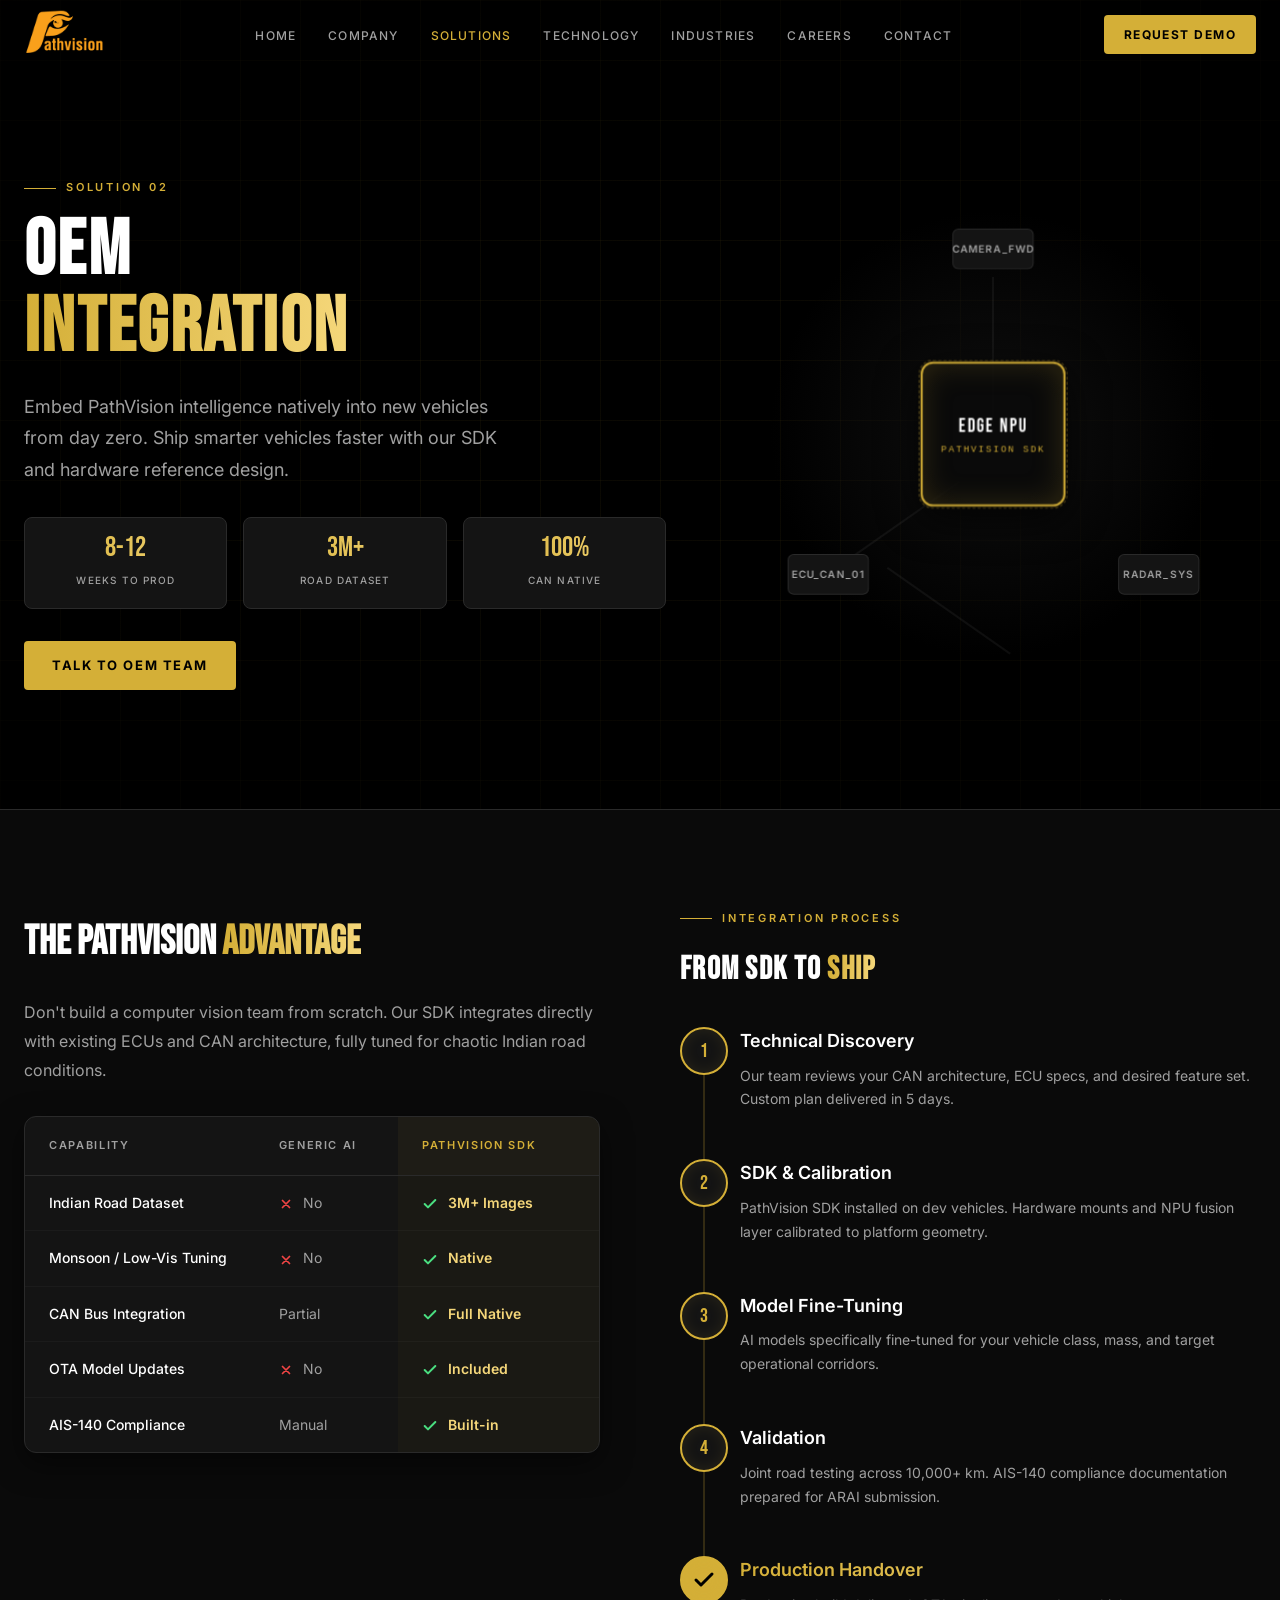
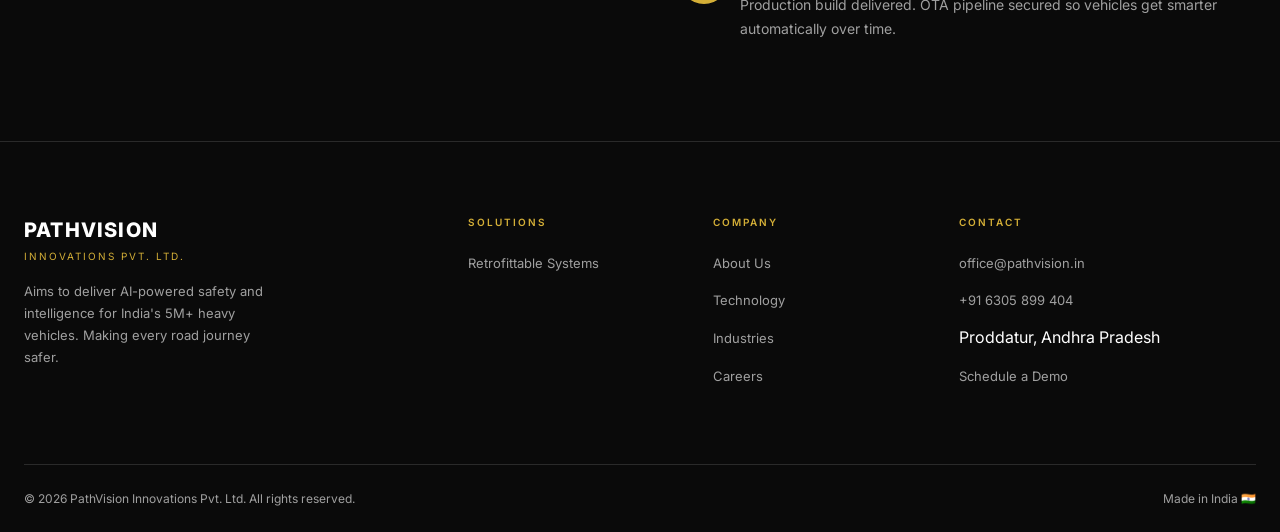
<file: oem.html>
<!DOCTYPE html>
<html lang="en">
<head>
  <meta charset="UTF-8" />
  <meta name="viewport" content="width=device-width, initial-scale=1.0, maximum-scale=1.0, user-scalable=no" />
  <title>OEM Integration — PathVision Innovations</title>
  <link rel="preconnect" href="https://fonts.googleapis.com" />
  <link rel="preconnect" href="https://fonts.gstatic.com" crossorigin />
  <link
    href="https://fonts.googleapis.com/css2?family=Bebas+Neue&family=Inter:wght@300;400;500;600;700;800;900&display=swap"
    rel="stylesheet" />
  <style>
    /* ── RESET & BASE ── */
    *,
    *::before,
    *::after {
      box-sizing: border-box;
      margin: 0;
      padding: 0;
    }

    :root {
      --bg: #000000;
      --surface: #0A0A0A;
      --card: #141414;
      --border: #2A2A2A;
      --gold: #D4AF37;
      --gold-light: #F5D77A;
      --white: #FFFFFF;
      --muted: #A0A0A0;
      --font-head: 'Bebas Neue', sans-serif;
      --font-body: 'Inter', sans-serif;
      --accent: #4ade80;
      /* Green for checkmarks & data pulses */
      --danger: #ef4444;
      /* Red for crosses */
    }

    /* ── CRITICAL FIX FOR MOBILE OVERFLOW ── */
    html,
    body {
      width: 100%;
      max-width: 100vw;
      overflow-x: hidden;
      scroll-behavior: smooth;
    }

    body {
      background: var(--bg);
      color: var(--white);
      font-family: var(--font-body);
      line-height: 1.6;
      position: relative;
    }

    a {
      text-decoration: none;
      color: inherit;
    }

    ul {
      list-style: none;
    }

    img {
      display: block;
      max-width: 100%;
    }

    /* ── SCROLLBAR ── */
    ::-webkit-scrollbar {
      width: 4px;
    }

    ::-webkit-scrollbar-track {
      background: var(--bg);
    }

    ::-webkit-scrollbar-thumb {
      background: var(--gold);
      border-radius: 2px;
    }

    /* ── UTILITIES ── */
    .container {
      width: 100%;
      max-width: 1280px;
      margin: 0 auto;
      padding: 0 24px;
    }

    .gold-text {
      background: linear-gradient(90deg, var(--gold), var(--gold-light), var(--gold));
      -webkit-background-clip: text;
      -webkit-text-fill-color: transparent;
      background-clip: text;
      background-size: 200% auto;
      animation: gold-shimmer 4s linear infinite;
    }

    @keyframes gold-shimmer {
      0% {
        background-position: 0% center;
      }

      100% {
        background-position: 200% center;
      }
    }

    .eyebrow {
      font-size: 11px;
      font-weight: 600;
      letter-spacing: 0.25em;
      text-transform: uppercase;
      color: var(--gold);
      display: flex;
      align-items: center;
      gap: 10px;
      margin-bottom: 16px;
    }

    .eyebrow::before {
      content: '';
      display: block;
      width: 32px;
      height: 1px;
      background: var(--gold);
    }

    /* ── BUTTONS ── */
    .btn {
      display: inline-flex;
      align-items: center;
      justify-content: center;
      gap: 8px;
      padding: 14px 28px;
      font-family: var(--font-body);
      font-size: 13px;
      font-weight: 700;
      letter-spacing: 0.12em;
      text-transform: uppercase;
      border-radius: 4px;
      cursor: pointer;
      transition: all 0.3s ease;
      border: none;
    }

    .btn-primary {
      background: var(--gold);
      color: #000;
    }

    .btn-primary:hover {
      background: var(--gold-light);
      box-shadow: 0 0 30px rgba(212, 175, 55, 0.5);
      transform: translateY(-1px);
    }

    .btn-outline {
      background: transparent;
      color: var(--white);
      border: 1px solid var(--gold);
    }

    .btn-outline:hover {
      background: var(--gold);
      color: #000;
      box-shadow: 0 0 30px rgba(212, 175, 55, 0.3);
      transform: translateY(-1px);
    }

    /* ── ANIMATIONS ── */
    .reveal {
      opacity: 0;
      transform: translateY(32px);
      transition: opacity 0.7s ease, transform 0.7s ease;
    }

    .reveal.visible {
      opacity: 1;
      transform: translateY(0);
    }

    @keyframes fade-up {
      from {
        opacity: 0;
        transform: translateY(24px);
      }

      to {
        opacity: 1;
        transform: translateY(0);
      }
    }

    /* ══════════════════════════════════════
       NAVBAR & MOBILE MENU
    ══════════════════════════════════════ */
    #navbar {
      position: fixed;
      top: 0;
      left: 0;
      right: 0;
      z-index: 1000;
      padding: 0 24px;
      height: 70px;
      display: flex;
      align-items: center;
      transition: background 0.4s ease, border-color 0.4s ease, backdrop-filter 0.4s ease;
      border-bottom: 1px solid transparent;
    }

    #navbar.scrolled {
      background: rgba(10, 10, 10, 0.95);
      backdrop-filter: blur(12px);
      border-bottom-color: var(--border);
    }

    .nav-inner {
      max-width: 1280px;
      margin: 0 auto;
      width: 100%;
      display: flex;
      align-items: center;
      justify-content: space-between;
    }

    .nav-logo {
      display: flex;
      align-items: center;
      line-height: 1;
      position: relative;
      z-index: 1001;
    }

    .nav-logo-img {
      height: 100px;
      padding: 10px 0;
      width: auto;
    }

    .nav-links {
      display: flex;
      align-items: center;
      gap: 32px;
    }

    .nav-links li {
      list-style: none;
    }

    .nav-links a {
      font-size: 12px;
      font-weight: 500;
      letter-spacing: 0.1em;
      text-transform: uppercase;
      color: var(--muted);
      transition: color 0.2s;
    }

    .nav-links>li>a:hover,
    .nav-links>li>a.active {
      color: var(--gold);
    }

    .dropdown {
      position: relative;
    }

    .dropdown>a {
      display: flex;
      align-items: center;
      gap: 6px;
    }

    .dropdown-menu {
      position: absolute;
      top: 100%;
      left: 50%;
      transform: translateX(-50%) translateY(15px);
      background: rgba(10, 10, 10, 0.98);
      backdrop-filter: blur(12px);
      border: 1px solid var(--border);
      border-radius: 8px;
      padding: 16px 0;
      min-width: 250px;
      opacity: 0;
      visibility: hidden;
      transition: all 0.3s cubic-bezier(0.16, 1, 0.3, 1);
      box-shadow: 0 10px 40px rgba(0, 0, 0, 0.8);
      display: flex;
      flex-direction: column;
      z-index: 1002;
    }

    .dropdown:hover .dropdown-menu {
      opacity: 1;
      visibility: visible;
      transform: translateX(-50%) translateY(0);
    }

    .dropdown-menu a {
      display: block;
      padding: 12px 24px;
      font-size: 11px;
      font-weight: 600;
      letter-spacing: 0.12em;
      color: var(--muted);
      text-transform: uppercase;
      white-space: nowrap;
      transition: all 0.2s;
    }

    .dropdown-menu a:hover,
    .dropdown-menu a.active {
      color: var(--gold);
      background: rgba(212, 175, 55, 0.05);
      padding-left: 28px;
    }

    .nav-right {
      display: flex;
      align-items: center;
      gap: 16px;
      position: relative;
      z-index: 1001;
    }

    .hamburger {
      display: none;
      flex-direction: column;
      justify-content: space-between;
      width: 28px;
      height: 20px;
      cursor: pointer;
      background: transparent;
      border: none;
      padding: 0;
      z-index: 9999;
    }

    .hamburger span {
      display: block;
      width: 100%;
      height: 2px;
      background-color: #FFFFFF;
      border-radius: 2px;
      transition: all 0.3s cubic-bezier(0.68, -0.55, 0.265, 1.55);
      transform-origin: center;
    }

    .hamburger.active span:nth-child(1) {
      transform: translateY(9px) rotate(45deg);
      background-color: var(--gold);
    }

    .hamburger.active span:nth-child(2) {
      opacity: 0;
      transform: translateX(10px);
    }

    .hamburger.active span:nth-child(3) {
      transform: translateY(-9px) rotate(-45deg);
      background-color: var(--gold);
    }

    #mobile-menu {
      position: fixed;
      top: 0;
      right: -100%;
      width: 100%;
      height: 100vh;
      background: rgba(5, 5, 5, 0.98);
      backdrop-filter: blur(20px);
      z-index: 999;
      display: flex;
      flex-direction: column;
      padding: 100px 40px 40px;
      transition: right 0.5s cubic-bezier(0.77, 0, 0.175, 1);
      overflow-y: auto;
    }

    #mobile-menu.open {
      right: 0;
    }

    .mobile-nav-list {
      display: flex;
      flex-direction: column;
      gap: 24px;
      width: 100%;
    }

    .mobile-nav-list a,
    .mobile-nav-list .mobile-acc-btn {
      font-family: var(--font-head);
      font-size: 36px;
      letter-spacing: 0.08em;
      color: var(--muted);
      transition: color 0.2s;
      text-decoration: none;
      border: none;
      background: none;
      text-align: left;
      width: 100%;
      cursor: pointer;
      padding: 0;
    }

    .mobile-nav-list a:hover,
    .mobile-nav-list a.active,
    .mobile-nav-list .mobile-acc-btn:hover,
    .mobile-nav-list .mobile-acc-btn.open {
      color: var(--gold);
    }

    .mobile-dropdown-content {
      max-height: 0;
      overflow: hidden;
      transition: max-height 0.4s ease;
      display: flex;
      flex-direction: column;
      gap: 16px;
      padding-left: 16px;
      border-left: 2px solid var(--border);
      margin-top: 8px;
    }

    .mobile-dropdown-content.expanded {
      max-height: 250px;
      margin-bottom: 12px;
      border-color: rgba(212, 175, 55, 0.3);
    }

    .mobile-dropdown-content a {
      font-family: var(--font-body);
      font-size: 14px;
      font-weight: 600;
      letter-spacing: 0.1em;
      text-transform: uppercase;
      color: #888;
      transition: color 0.2s, transform 0.2s;
    }

    .mobile-dropdown-content a:hover,
    .mobile-dropdown-content a.active {
      color: var(--gold-light);
      transform: translateX(4px);
    }

    .mobile-acc-icon {
      font-size: 18px;
      margin-left: 8px;
      display: inline-block;
      transition: transform 0.3s ease;
    }

    .mobile-acc-btn.open .mobile-acc-icon {
      transform: rotate(180deg);
      color: var(--gold);
    }

    /* ══════════════════════════════════════
       SPLIT HERO & INTERACTIVE NPU CHIP
    ══════════════════════════════════════ */
    .split-hero {
      padding: 140px 0 80px;
      position: relative;
      overflow: hidden;
      border-bottom: 1px solid var(--border);
      min-height: 90vh;
      display: flex;
      align-items: center;
      width: 100%;
    }

    .bg-grid {
      position: absolute;
      inset: 0;
      background-image: linear-gradient(rgba(212, 175, 55, 0.05) 1px, transparent 1px), linear-gradient(90deg, rgba(212, 175, 55, 0.05) 1px, transparent 1px);
      background-size: 60px 60px;
      mask-image: radial-gradient(ellipse 80% 80% at 50% 50%, black 25%, transparent 100%);
      z-index: 0;
    }

    .split-hero-inner {
      display: grid;
      grid-template-columns: 1.1fr 0.9fr;
      gap: 64px;
      align-items: center;
      position: relative;
      z-index: 2;
      width: 100%;
    }

    .hero-text h1 {
      font-family: var(--font-head);
      font-size: clamp(48px, 6vw, 88px);
      line-height: 1;
      letter-spacing: 0.03em;
      margin-bottom: 24px;
      animation: fade-up 0.8s ease both;
    }

    .hero-text p {
      color: var(--muted);
      font-size: 18px;
      line-height: 1.75;
      margin-bottom: 32px;
      animation: fade-up 0.8s ease 0.15s both;
      max-width: 500px;
    }

    /* Stats inside Hero */
    .sol-stat-row {
      display: grid;
      grid-template-columns: repeat(3, 1fr);
      gap: 16px;
      margin-bottom: 32px;
      animation: fade-up 0.8s ease 0.2s both;
    }

    .sol-stat {
      background: var(--card);
      border: 1px solid var(--border);
      border-radius: 8px;
      padding: 16px;
      text-align: center;
    }

    .sol-stat .s-val {
      font-family: var(--font-head);
      font-size: 28px;
      line-height: 1;
      margin-bottom: 4px;
      display: block;
    }

    .sol-stat .s-lbl {
      font-size: 10px;
      font-weight: 500;
      letter-spacing: 0.12em;
      text-transform: uppercase;
      color: var(--muted);
    }

    /* Interactive 3D Chip / CAN Bus Simulator */
    .hero-visual-container {
      position: relative;
      perspective: 1200px;
      animation: fade-up 0.8s ease 0.3s both;
      width: 100%;
      display: flex;
      justify-content: center;
      align-items: center;
    }

    .interactive-board {
      position: relative;
      width: 100%;
      max-width: 450px;
      aspect-ratio: 1;
      transform-style: preserve-3d;
      transition: transform 0.1s ease-out;
      background: radial-gradient(circle at center, rgba(20, 20, 20, 0.8), transparent 70%);
      border-radius: 50%;
    }

    /* Central NPU Chip */
    .npu-chip {
      position: absolute;
      top: 50%;
      left: 50%;
      transform: translate(-50%, -50%) translateZ(40px);
      width: 140px;
      height: 140px;
      background: rgba(10, 10, 10, 0.9);
      border: 2px solid var(--gold);
      border-radius: 12px;
      box-shadow: 0 0 30px rgba(212, 175, 55, 0.2) inset, 0 10px 40px rgba(0, 0, 0, 0.8);
      display: flex;
      flex-direction: column;
      align-items: center;
      justify-content: center;
      z-index: 10;
    }

    .npu-chip::before {
      content: '';
      position: absolute;
      inset: -4px;
      border: 1px dashed rgba(212, 175, 55, 0.4);
      border-radius: 14px;
      animation: spin-slow 20s linear infinite;
    }

    .npu-brand {
      font-family: var(--font-head);
      font-size: 18px;
      color: var(--white);
      letter-spacing: 0.1em;
    }

    .npu-sub {
      font-size: 9px;
      color: var(--gold);
      letter-spacing: 0.2em;
      font-family: monospace;
    }

    @keyframes spin-slow {
      100% {
        transform: rotate(360deg);
      }
    }

    /* Peripheral Nodes (ECU, Sensor, CAN) */
    .board-node {
      position: absolute;
      width: 80px;
      height: 40px;
      background: var(--card);
      border: 1px solid var(--border);
      border-radius: 6px;
      display: flex;
      align-items: center;
      justify-content: center;
      font-size: 10px;
      font-weight: 600;
      color: var(--muted);
      letter-spacing: 0.1em;
      transform: translateZ(20px);
      z-index: 5;
      text-align: center;
    }

    .node-1 {
      top: 5%;
      left: 50%;
      margin-left: -40px;
    }

    /* Top center */
    .node-2 {
      bottom: 15%;
      left: 5%;
    }

    /* Bottom left */
    .node-3 {
      bottom: 15%;
      right: 5%;
    }

    /* Bottom right */

    /* Data Connection Lines */
    .data-line {
      position: absolute;
      background: rgba(255, 255, 255, 0.05);
      z-index: 1;
      transform-origin: top left;
    }

    .line-1 {
      top: 15%;
      left: 50%;
      width: 2px;
      height: 35%;
      margin-left: -1px;
    }

    .line-2 {
      bottom: 20%;
      left: 15%;
      width: 150px;
      height: 2px;
      transform: rotate(-35deg);
    }

    .line-3 {
      bottom: 20%;
      right: 40%;
      width: 150px;
      height: 2px;
      transform: rotate(35deg);
    }

    /* Flowing Data Packets */
    .data-packet {
      position: absolute;
      background: var(--accent);
      box-shadow: 0 0 10px var(--accent);
      border-radius: 50%;
      z-index: 2;
      opacity: 0;
    }

    /* Vertical line pulse */
    .packet-1 {
      top: 0;
      left: -2px;
      width: 6px;
      height: 16px;
      border-radius: 3px;
      animation: flow-vert 2s linear infinite;
    }

    /* Angled line pulses */
    .packet-2 {
      top: -2px;
      left: 0;
      width: 16px;
      height: 6px;
      border-radius: 3px;
      animation: flow-horiz 2.5s linear infinite 0.5s;
    }

    .packet-3 {
      top: -2px;
      left: 0;
      width: 16px;
      height: 6px;
      border-radius: 3px;
      animation: flow-horiz 1.8s linear infinite 1.2s;
    }

    @keyframes flow-vert {
      0% {
        top: 0;
        opacity: 0;
      }

      10% {
        opacity: 1;
      }

      90% {
        opacity: 1;
      }

      100% {
        top: 100%;
        opacity: 0;
      }
    }

    @keyframes flow-horiz {
      0% {
        left: 0;
        opacity: 0;
      }

      10% {
        opacity: 1;
      }

      90% {
        opacity: 1;
      }

      100% {
        left: 100%;
        opacity: 0;
      }
    }

    /* ══════════════════════════════════════
       PAGE CONTENT STYLES
    ══════════════════════════════════════ */
    .content-section {
      padding: 100px 0;
      border-bottom: 1px solid var(--border);
    }

    .content-section:nth-child(even) {
      background: var(--surface);
    }

    .sol-section-inner {
      display: grid;
      grid-template-columns: 1fr 1fr;
      gap: 80px;
      align-items: start;
    }

    /* CRITICAL FIX: Ensure grid items don't blow out viewport */
    .reveal {
      min-width: 0;
    }

    /* Comparison Table Styling */
    .table-container {
      background: var(--card);
      border: 1px solid var(--border);
      border-radius: 12px;
      box-shadow: 0 10px 30px rgba(0, 0, 0, 0.5);
      width: 100%;
      max-width: 100%;
      overflow-x: auto;
      /* Fixes horizontal overflow */
      -webkit-overflow-scrolling: touch;
      margin-top: 32px;
    }

    .compare-table {
      width: 100%;
      border-collapse: collapse;
      min-width: 500px;
      /* Forces scroll on small screens instead of squish */
    }

    .compare-table th {
      padding: 20px 24px;
      font-size: 11px;
      font-weight: 600;
      letter-spacing: 0.15em;
      text-transform: uppercase;
      text-align: left;
      border-bottom: 1px solid var(--border);
    }

    .compare-table th:first-child {
      color: var(--muted);
      width: 40%;
    }

    .compare-table th:nth-child(2) {
      color: var(--muted);
      width: 25%;
    }

    .compare-table th:nth-child(3) {
      color: var(--gold);
      background: rgba(212, 175, 55, 0.05);
    }

    .compare-table td {
      padding: 16px 24px;
      font-size: 14px;
      border-bottom: 1px solid rgba(255, 255, 255, 0.03);
      transition: background 0.2s;
    }

    .compare-table tr:hover td {
      background: rgba(255, 255, 255, 0.02);
    }

    .compare-table tr:last-child td {
      border-bottom: none;
    }

    .compare-table td:first-child {
      color: var(--white);
      font-weight: 500;
    }

    .compare-table td:nth-child(2) {
      color: var(--muted);
    }

    .compare-table td:nth-child(3) {
      color: var(--white);
      background: rgba(212, 175, 55, 0.03);
      font-weight: 600;
    }

    .check {
      color: var(--accent);
      font-weight: bold;
      margin-right: 6px;
    }

    .cross {
      color: var(--danger);
      font-weight: bold;
      margin-right: 6px;
      font-size: 12px;
    }

    .highlight-cell {
      color: var(--gold-light) !important;
    }
    
    /* SVGs for Check/Cross in Table */
    .check-svg { width: 16px; height: 16px; stroke: var(--accent); fill: none; stroke-width: 3; stroke-linecap: round; stroke-linejoin: round; margin-right: 6px; vertical-align: middle; }
    .cross-svg { width: 14px; height: 14px; stroke: var(--danger); fill: none; stroke-width: 3; stroke-linecap: round; stroke-linejoin: round; margin-right: 6px; vertical-align: middle; }

    /* Timeline Process */
    .timeline-container {
      position: relative;
      margin-top: 32px;
    }

    .timeline-step {
      position: relative;
      padding-left: 60px;
      padding-bottom: 48px;
    }

    .timeline-step:last-child {
      padding-bottom: 0;
    }

    /* Vertical Line */
    .timeline-step::before {
      content: '';
      position: absolute;
      left: 23px;
      top: 48px;
      bottom: 0;
      width: 2px;
      background: rgba(212, 175, 55, 0.2);
    }

    .timeline-step:last-child::before {
      display: none;
    }

    /* Circle Icon */
    .timeline-icon {
      position: absolute;
      left: 0;
      top: 0;
      width: 48px;
      height: 48px;
      background: var(--card);
      border: 2px solid var(--gold);
      border-radius: 50%;
      display: flex;
      align-items: center;
      justify-content: center;
      font-family: var(--font-head);
      font-size: 20px;
      color: var(--gold);
      box-shadow: 0 0 15px rgba(212, 175, 55, 0.1) inset;
      z-index: 2;
    }

    .timeline-step:last-child .timeline-icon {
      background: var(--gold);
      color: #000;
    }

    .timeline-content h4 {
      font-size: 18px;
      color: var(--white);
      margin-bottom: 8px;
      font-weight: 600;
    }

    .timeline-content p {
      font-size: 14px;
      color: var(--muted);
      line-height: 1.7;
    }

    /* ══════════════════════════════════════
       FOOTER
    ══════════════════════════════════════ */
    footer {
      background: var(--surface);
      padding: 72px 0 0;
    }

    .footer-grid {
      display: grid;
      grid-template-columns: 2fr 1fr 1fr 1.5fr;
      gap: 48px;
      margin-bottom: 64px;
    }

    .footer-brand .brand {
      font-size: 20px;
      font-weight: 800;
      letter-spacing: 0.06em;
    }

    .footer-brand .sub {
      font-size: 10px;
      letter-spacing: 0.2em;
      color: var(--gold);
      margin-top: 2px;
      margin-bottom: 16px;
    }

    .footer-brand p {
      font-size: 13px;
      color: var(--muted);
      line-height: 1.7;
      max-width: 260px;
      margin-bottom: 24px;
    }

    .social-links {
      display: flex;
      gap: 12px;
    }

    .social-link {
      width: 36px;
      height: 36px;
      border: 1px solid var(--border);
      border-radius: 8px;
      display: flex;
      align-items: center;
      justify-content: center;
      font-size: 14px;
      color: var(--muted);
      transition: all 0.2s;
    }

    .social-link:hover {
      border-color: var(--gold);
      color: var(--gold);
    }

    .footer-col h4 {
      font-size: 10px;
      font-weight: 600;
      letter-spacing: 0.2em;
      text-transform: uppercase;
      color: var(--gold);
      margin-bottom: 20px;
    }

    .footer-col ul li {
      margin-bottom: 12px;
    }

    .footer-col ul li a {
      font-size: 13px;
      color: var(--muted);
      transition: color 0.2s;
    }

    .footer-col ul li a:hover {
      color: var(--white);
    }

    .footer-contact p {
      font-size: 13px;
      color: var(--muted);
      line-height: 1.7;
      margin-bottom: 20px;
    }

    .footer-contact a {
      color: var(--gold-light);
    }

    .footer-bottom {
      border-top: 1px solid var(--border);
      padding: 24px 0;
      display: flex;
      justify-content: space-between;
      align-items: center;
    }

    .footer-bottom p {
      font-size: 12px;
      color: var(--muted);
    }

    /* ══════════════════════════════════════
       RESPONSIVE DESIGN (BULLETPROOF FIXES)
    ══════════════════════════════════════ */
    @media (max-width: 1024px) {

      .nav-links,
      .nav-right .btn {
        display: none !important;
      }

      .hamburger {
        display: flex !important;
      }

      /* Fixed Grid Collapse Bug */
      .split-hero-inner {
        grid-template-columns: 1fr;
        gap: 40px;
        text-align: center;
      }

      .hero-text {
        display: flex;
        flex-direction: column;
        align-items: center;
      }

      .hero-sub {
        margin-left: auto;
        margin-right: auto;
      }

      .hero-buttons {
        justify-content: center;
      }

      .hero-visual-container {
        max-width: 100%;
        margin: 0 auto;
        margin-top: 20px;
      }

      .footer-grid {
        grid-template-columns: 1fr 1fr;
      }
    }

    @media (max-width: 768px) {
      .sol-section-inner {
        grid-template-columns: 1fr;
        gap: 64px;
      }

      .footer-grid {
        grid-template-columns: 1fr;
        gap: 32px;
      }

      .footer-bottom {
        flex-direction: column;
        gap: 12px;
        text-align: center;
      }
    }

    @media (max-width: 480px) {
      .nav-logo-img {
        height: 100px;
      }

      .split-hero {
        padding: 120px 0 40px;
        min-height: auto;
      }

      .sol-stat-row {
        grid-template-columns: 1fr;
        width: 100%;
        gap: 12px;
      }

      .sol-stat {
        padding: 16px;
      }

      .hero-buttons {
        flex-direction: column;
        width: 100%;
      }

      .hero-buttons .btn {
        width: 100%;
      }

      /* Safely scale down the 3D board to prevent overflow */
      .interactive-board {
        transform: scale(0.65);
        transform-origin: center;
      }

      .hero-visual-container {
        height: 280px;
        align-items: center;
        overflow: visible;
      }

      /* Timeline adjustment */
      .timeline-step {
        padding-left: 48px;
        padding-bottom: 32px;
      }

      .timeline-icon {
        width: 36px;
        height: 36px;
        font-size: 16px;
      }

      .timeline-step::before {
        left: 17px;
        top: 36px;
      }
    }
  </style>
</head>

<body>

  <nav id="navbar">
    <div class="nav-inner">
      <a href="/" class="nav-logo">
        <img src="logo.png" alt="PathVision Logo" class="nav-logo-img" />
      </a>

      <ul class="nav-links">
        
        <li><a href="/">Home</a></li>
        <li><a href="/company">Company</a></li>
        <li><a href="/retrofittable" class="active">Solutions</a></li>
        <li><a href="/technology">Technology</a></li>
        <li><a href="/industries">Industries</a></li>
        <li><a href="/career">Careers</a></li>
        <li><a href="/contact">Contact</a></li>
      </ul>

      <div class="nav-right">
        <a href="/contact" class="btn btn-primary" style="padding:10px 20px;font-size:12px;">Request Demo</a>
        <button class="hamburger" id="hamburger" aria-label="Toggle menu">
          <span></span><span></span><span></span>
        </button>
      </div>
    </div>
  </nav>

  <div id="mobile-menu" role="dialog" aria-modal="true">
    <div class="mobile-nav-list">
      <a href="/">Home</a>
      <a href="/company">Company</a>

      <div>
        <button class="mobile-acc-btn open" id="mobile-solutions-btn" style="color:var(--gold);">
          Solutions <span class="mobile-acc-icon">▼</span>
        </button>
        <div class="mobile-dropdown-content expanded" id="mobile-solutions-content">
          <a href="/retrofittable">01 — Retrofittable</a>
          <a href="/oem" class="active" style="color:var(--gold-light);">02 — OEM Integration</a>
          <a href="/decarbonization">03 — Decarbonization</a>
        </div>
      </div>

      <a href="/technology">Technology</a>
      <a href="/industries">Industries</a>
      <a href="/career">Careers</a>
      <a href="/contact">Contact</a>
      <a href="/contact" class="btn btn-primary"
        style="margin-top:16px; width: 100%; justify-content:center;">Request Demo</a>
    </div>
  </div>

  <main>
    <section class="split-hero">
      <div class="bg-grid"></div>
      <div class="container">
        <div class="split-hero-inner">

          <div class="hero-text">
            <div class="eyebrow">Solution 02</div>
            <h1>OEM<br><span class="gold-text">INTEGRATION</span></h1>
            <p class="hero-sub">Embed PathVision intelligence natively into new vehicles from day zero. Ship smarter
              vehicles faster with our SDK and hardware reference design.</p>

            <div class="sol-stat-row">
              <div class="sol-stat"><span class="s-val gold-text">8-12</span><span class="s-lbl">Weeks to Prod</span>
              </div>
              <div class="sol-stat"><span class="s-val gold-text">3M+</span><span class="s-lbl">Road Dataset</span>
              </div>
              <div class="sol-stat"><span class="s-val gold-text">100%</span><span class="s-lbl">CAN Native</span></div>
            </div>

            <div class="hero-buttons">
              <a href="/contact" class="btn btn-primary">Talk to OEM Team</a>
            </div>
          </div>

          <div class="hero-visual-container">
            <div class="interactive-board" id="tilt-board">
              <div class="npu-chip">
                <span class="npu-brand">EDGE NPU</span>
                <span class="npu-sub">PATHVISION SDK</span>
              </div>

              <div class="board-node node-1">CAMERA_FWD</div>
              <div class="board-node node-2">ECU_CAN_01</div>
              <div class="board-node node-3">RADAR_SYS</div>

              <div class="data-line line-1">
                <div class="data-packet packet-1"></div>
              </div>
              <div class="data-line line-2">
                <div class="data-packet packet-2"></div>
              </div>
              <div class="data-line line-3">
                <div class="data-packet packet-3"></div>
              </div>
            </div>
          </div>

        </div>
      </div>
    </section>

    <section class="content-section">
      <div class="container">
        <div class="sol-section-inner">

          <div class="reveal">
            <h2 style="font-family:var(--font-head); font-size: 40px; margin-bottom: 24px;">The PathVision <span
                class="gold-text">Advantage</span></h2>
            <p style="color:var(--muted); font-size: 16px; margin-bottom: 32px; line-height: 1.8;">Don't build a
              computer vision team from scratch. Our SDK integrates directly with existing ECUs and CAN architecture,
              fully tuned for chaotic Indian road conditions.</p>

            <div class="table-container">
              <table class="compare-table">
                <thead>
                  <tr>
                    <th>Capability</th>
                    <th>Generic AI</th>
                    <th>PathVision SDK</th>
                  </tr>
                </thead>
                <tbody>
                  <tr>
                    <td>Indian Road Dataset</td>
                    <td><svg class="cross-svg" viewBox="0 0 24 24"><path d="M18 6L6 18M6 6l12 12"/></svg> No</td>
                    <td class="highlight-cell"><svg class="check-svg" viewBox="0 0 24 24"><path d="M20 6L9 17l-5-5"/></svg> 3M+ Images</td>
                  </tr>
                  <tr>
                    <td>Monsoon / Low-Vis Tuning</td>
                    <td><svg class="cross-svg" viewBox="0 0 24 24"><path d="M18 6L6 18M6 6l12 12"/></svg> No</td>
                    <td class="highlight-cell"><svg class="check-svg" viewBox="0 0 24 24"><path d="M20 6L9 17l-5-5"/></svg> Native</td>
                  </tr>
                  <tr>
                    <td>CAN Bus Integration</td>
                    <td>Partial</td>
                    <td class="highlight-cell"><svg class="check-svg" viewBox="0 0 24 24"><path d="M20 6L9 17l-5-5"/></svg> Full Native</td>
                  </tr>
                  <tr>
                    <td>OTA Model Updates</td>
                    <td><svg class="cross-svg" viewBox="0 0 24 24"><path d="M18 6L6 18M6 6l12 12"/></svg> No</td>
                    <td class="highlight-cell"><svg class="check-svg" viewBox="0 0 24 24"><path d="M20 6L9 17l-5-5"/></svg> Included</td>
                  </tr>
                  <tr>
                    <td>AIS-140 Compliance</td>
                    <td>Manual</td>
                    <td class="highlight-cell"><svg class="check-svg" viewBox="0 0 24 24"><path d="M20 6L9 17l-5-5"/></svg> Built-in</td>
                  </tr>
                </tbody>
              </table>
            </div>
          </div>

          <div class="reveal" style="transition-delay:0.1s">
            <div class="eyebrow">INTEGRATION PROCESS</div>
            <h3 style="font-family:var(--font-head); font-size: 32px; margin-bottom: 32px; letter-spacing: 0.04em;">From
              SDK to <span class="gold-text">Ship</span></h3>

            <div class="timeline-container">
              <div class="timeline-step">
                <div class="timeline-icon">1</div>
                <div class="timeline-content">
                  <h4>Technical Discovery</h4>
                  <p>Our team reviews your CAN architecture, ECU specs, and desired feature set. Custom plan delivered
                    in 5 days.</p>
                </div>
              </div>
              <div class="timeline-step">
                <div class="timeline-icon">2</div>
                <div class="timeline-content">
                  <h4>SDK & Calibration</h4>
                  <p>PathVision SDK installed on dev vehicles. Hardware mounts and NPU fusion layer calibrated to
                    platform geometry.</p>
                </div>
              </div>
              <div class="timeline-step">
                <div class="timeline-icon">3</div>
                <div class="timeline-content">
                  <h4>Model Fine-Tuning</h4>
                  <p>AI models specifically fine-tuned for your vehicle class, mass, and target operational corridors.
                  </p>
                </div>
              </div>
              <div class="timeline-step">
                <div class="timeline-icon">4</div>
                <div class="timeline-content">
                  <h4>Validation</h4>
                  <p>Joint road testing across 10,000+ km. AIS-140 compliance documentation prepared for ARAI
                    submission.</p>
                </div>
              </div>
              <div class="timeline-step">
                <div class="timeline-icon">
                  <svg style="width: 24px; height: 24px; stroke: #000; fill: none; stroke-width: 3; stroke-linecap: round; stroke-linejoin: round;" viewBox="0 0 24 24"><path d="M20 6L9 17l-5-5"/></svg>
                </div>
                <div class="timeline-content">
                  <h4 class="gold-text">Production Handover</h4>
                  <p>Production build delivered. OTA pipeline secured so vehicles get smarter automatically over time.
                  </p>
                </div>
              </div>
            </div>
          </div>

        </div>
      </div>
    </section>
  </main>

  <footer>
  <div class="container">
    <div class="footer-grid">
      <div class="footer-brand">
        <div class="brand">PATHVISION</div>
        <div class="sub">INNOVATIONS PVT. LTD.</div>
        <p>Aims to deliver AI-powered safety and intelligence for India's 5M+ heavy vehicles. Making every road journey safer.</p>
      </div>
      <div class="footer-col">
        <h4>Solutions</h4>
        <ul>
          <li><a href="/retrofittable">Retrofittable Systems</a></li>
        </ul>
      </div>
      <div class="footer-col">
        <h4>Company</h4>
        <ul>
          <li><a href="/company">About Us</a></li>
          <li><a href="/technology">Technology</a></li>
          <li><a href="/industries">Industries</a></li>
          <li><a href="/career">Careers</a></li>
        </ul>
      </div>
      <div class="footer-col">
        <h4>Contact</h4>
        <ul>
          <li><a href="mailto:office@pathvision.in">office@pathvision.in</a></li>
          <li><a href="tel:+916305899404">+91 6305 899 404</a></li>
          <li>Proddatur, Andhra Pradesh</li>
          <li><a href="/contact">Schedule a Demo</a></li>
        </ul>
      </div>
    </div>
    <div class="footer-bottom">
      <p>© 2026 PathVision Innovations Pvt. Ltd. All rights reserved.</p>
      <p>Made in India 🇮🇳</p>
    </div>
  </div>
</footer>

  <script>
    // Navbar Scroll Effect
    const navbar = document.getElementById('navbar');
    window.addEventListener('scroll', () => {
      navbar.classList.toggle('scrolled', window.scrollY > 20);
    }, { passive: true });

    // Animated Mobile Menu & Hamburger Logic
    const hamburger = document.getElementById('hamburger');
    const mobileMenu = document.getElementById('mobile-menu');
    let menuOpen = false;

    function toggleMenu() {
      menuOpen = !menuOpen;
      hamburger.classList.toggle('active', menuOpen);
      mobileMenu.classList.toggle('open', menuOpen);
      document.body.style.overflow = menuOpen ? 'hidden' : '';
    }

    hamburger.addEventListener('click', toggleMenu);

    mobileMenu.querySelectorAll('a:not(.mobile-acc-btn)').forEach(a => {
      a.addEventListener('click', () => { if (menuOpen) toggleMenu(); });
    });

    // Mobile Accordion Logic
    const solBtn = document.getElementById('mobile-solutions-btn');
    const solContent = document.getElementById('mobile-solutions-content');

    if (solBtn && solContent) {
      solBtn.addEventListener('click', (e) => {
        e.preventDefault();
        solBtn.classList.toggle('open');
        solContent.classList.toggle('expanded');
      });
    }

    // Scroll Reveal Animation
    const revealObserver = new IntersectionObserver((entries) => {
      entries.forEach(entry => {
        if (entry.isIntersecting) {
          entry.target.classList.add('visible');
          revealObserver.unobserve(entry.target);
        }
      });
    }, { threshold: 0.1 });
    document.querySelectorAll('.reveal').forEach(el => revealObserver.observe(el));

    // Interactive 3D Card Hover Effect (Desktop Only)
    const board = document.getElementById('tilt-board');
    const container = document.querySelector('.hero-visual-container');

    if (board && window.matchMedia("(min-width: 769px)").matches) {
      container.addEventListener('mousemove', (e) => {
        const rect = container.getBoundingClientRect();
        const x = e.clientX - rect.left - rect.width / 2;
        const y = e.clientY - rect.top - rect.height / 2;

        const rotateX = -(y / 20);
        const rotateY = (x / 20);

        board.style.transform = `perspective(1200px) rotateX(${rotateX}deg) rotateY(${rotateY}deg) scale3d(1.02, 1.02, 1.02)`;
      });

      container.addEventListener('mouseleave', () => {
        board.style.transform = 'perspective(1200px) rotateX(0deg) rotateY(0deg) scale3d(1, 1, 1)';
      });
    }
  </script>  <script>
    // Clean URL Compatibility Router
    (function() {
      const isLocalFile = window.location.protocol === 'file:';
      const isLocalDevServer = (window.location.hostname === 'localhost' || window.location.hostname === '127.0.0.1') && window.location.port !== '8081';
      
      if (isLocalFile || isLocalDevServer) {
        document.querySelectorAll('a[href]').forEach(link => {
          let href = link.getAttribute('href');
          if (href && href.startsWith('/') && !href.startsWith('//')) {
            let cleanPath = href.substring(1);
            if (cleanPath === '') {
              link.setAttribute('href', isLocalFile ? 'index.html' : './');
            } else {
              let parts = cleanPath.split('#');
              let page = parts[0];
              let hash = parts[1] ? '#' + parts[1] : '';
              link.setAttribute('href', page + '.html' + hash);
            }
          }
        });
      }
    })();
  </script>
</body>
</html>
</file>
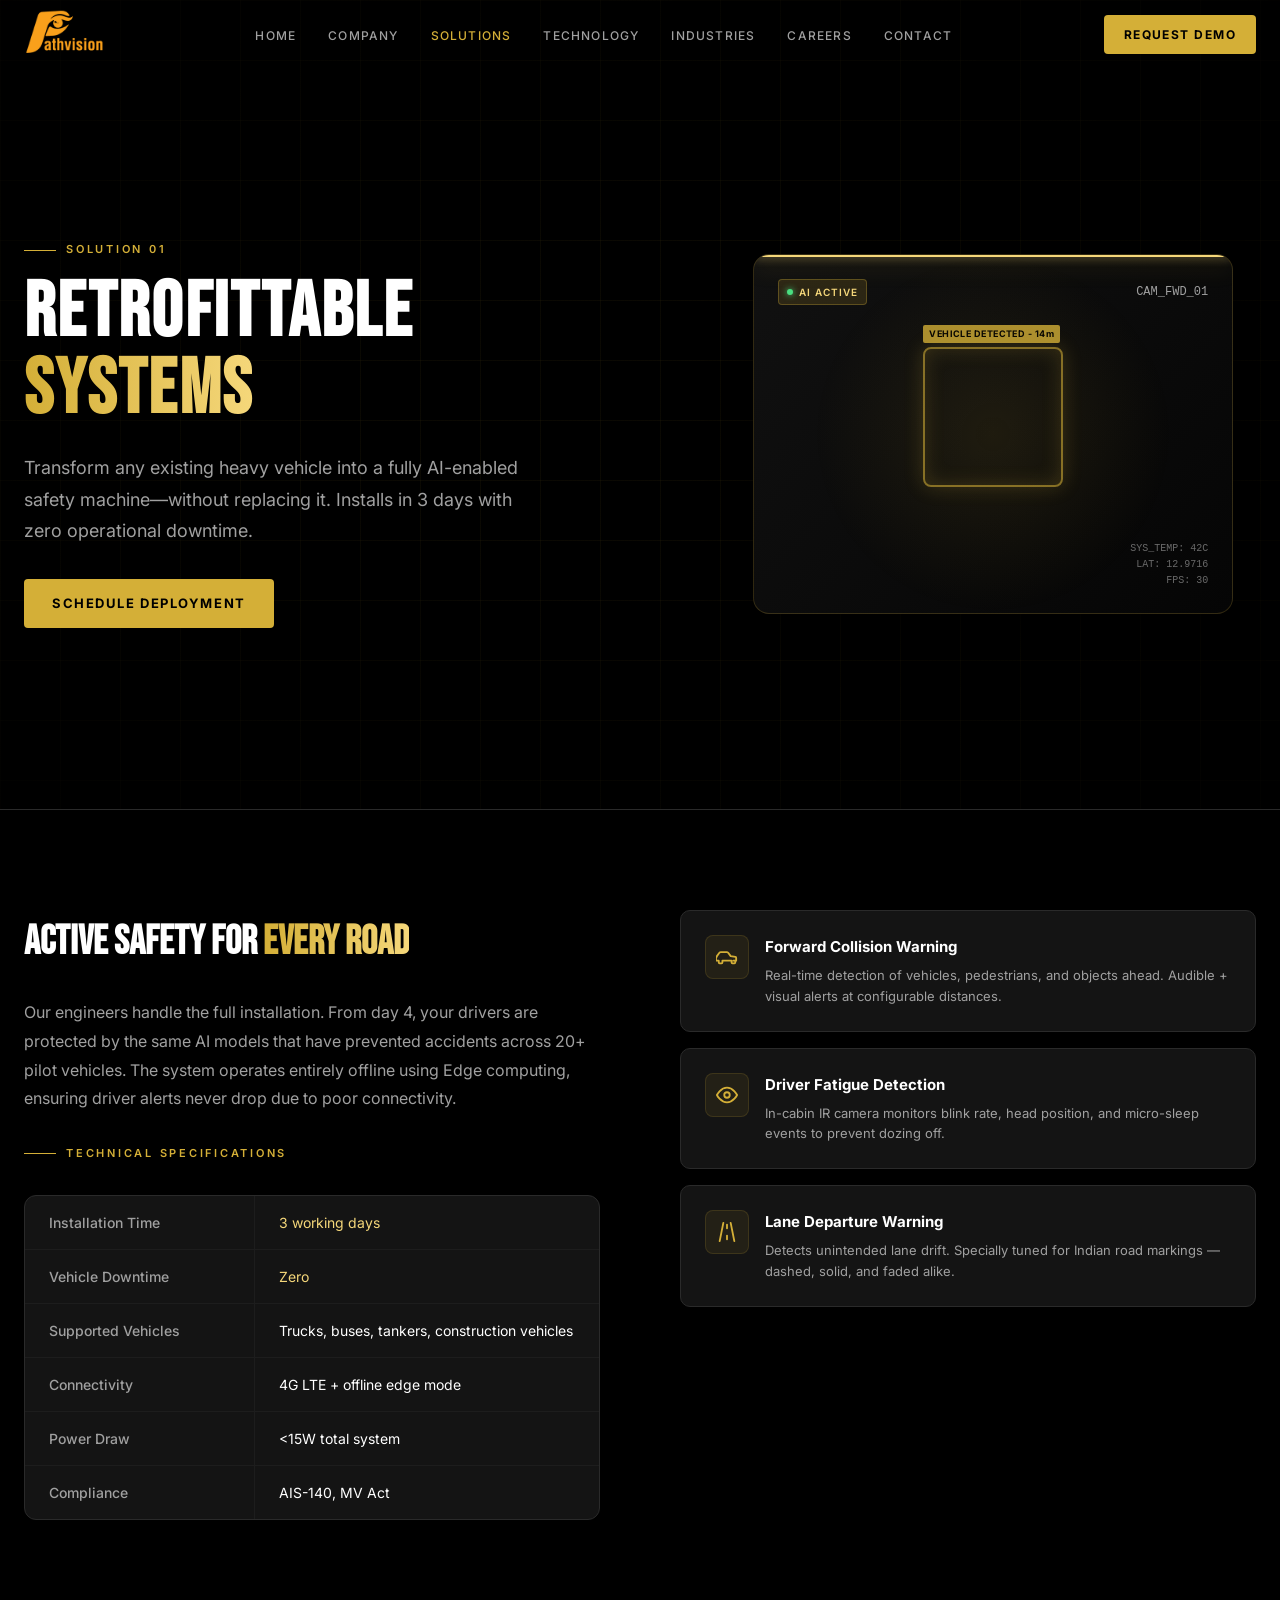
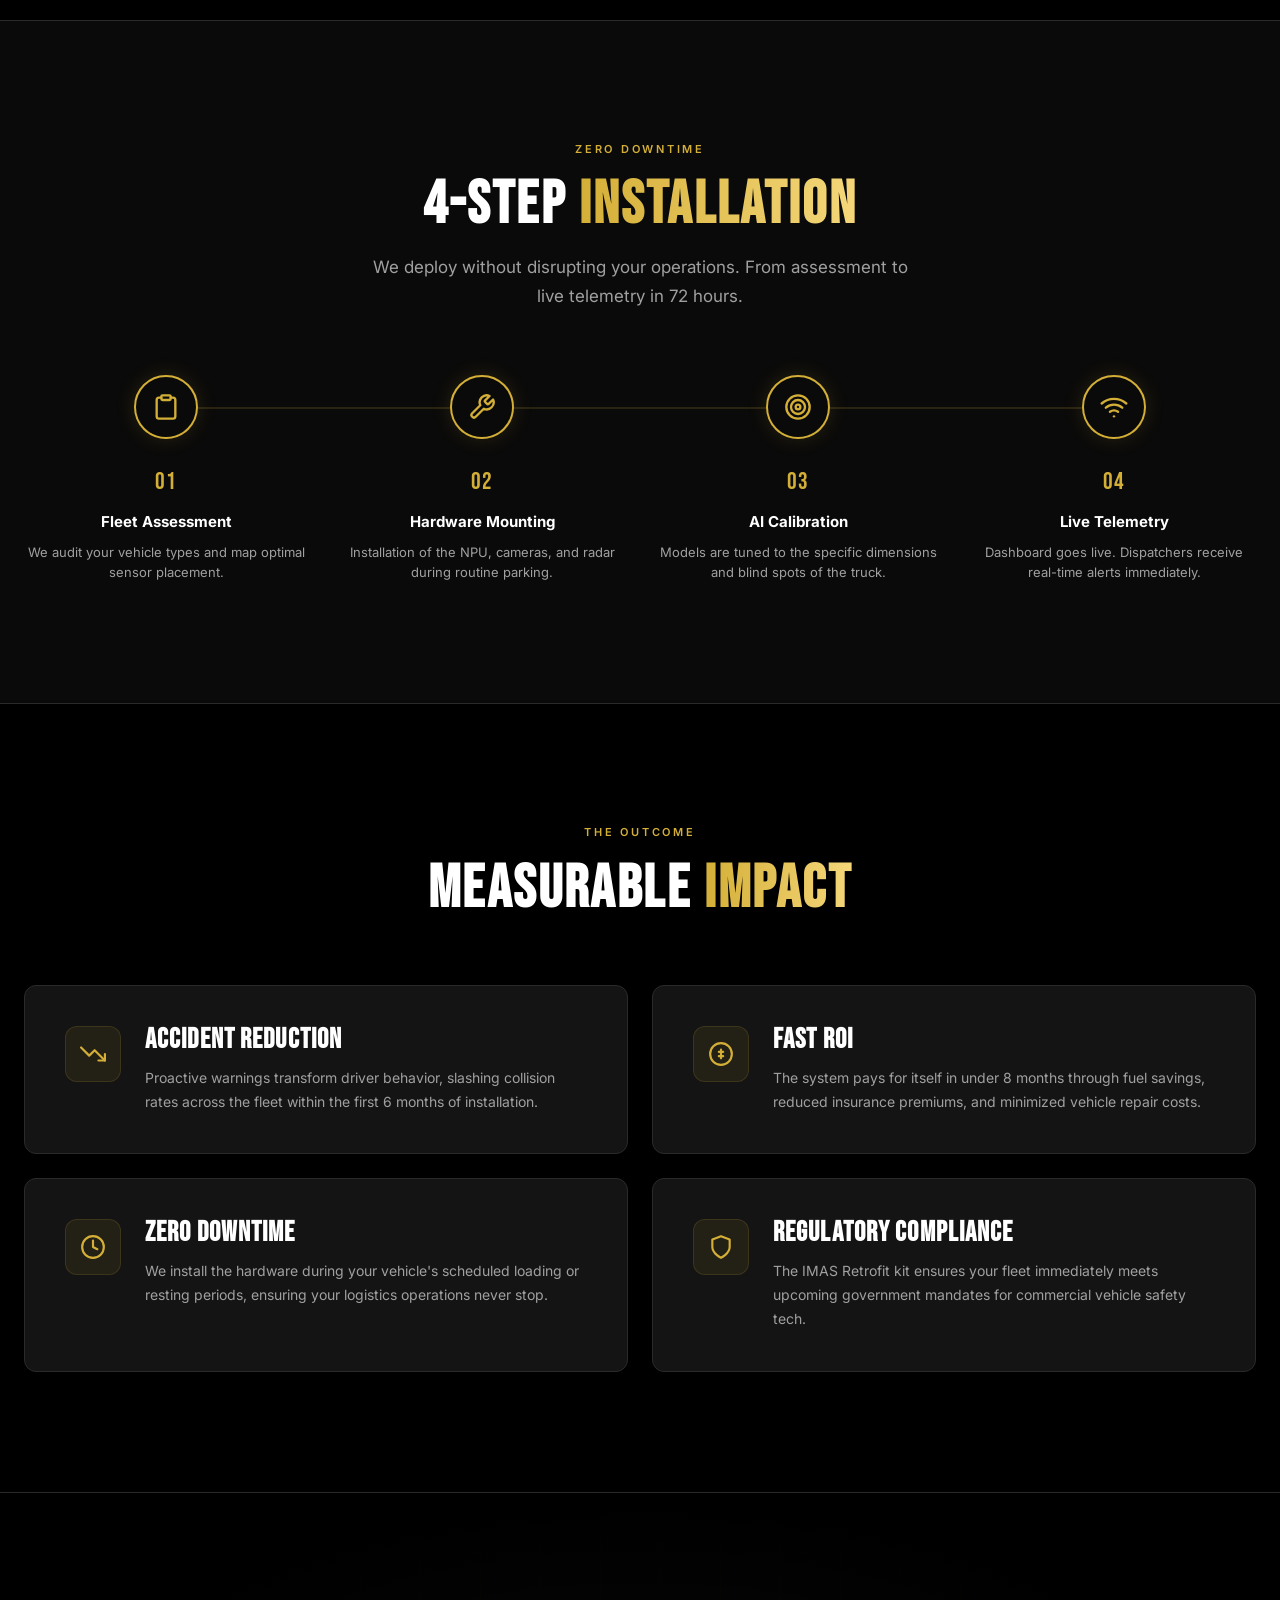
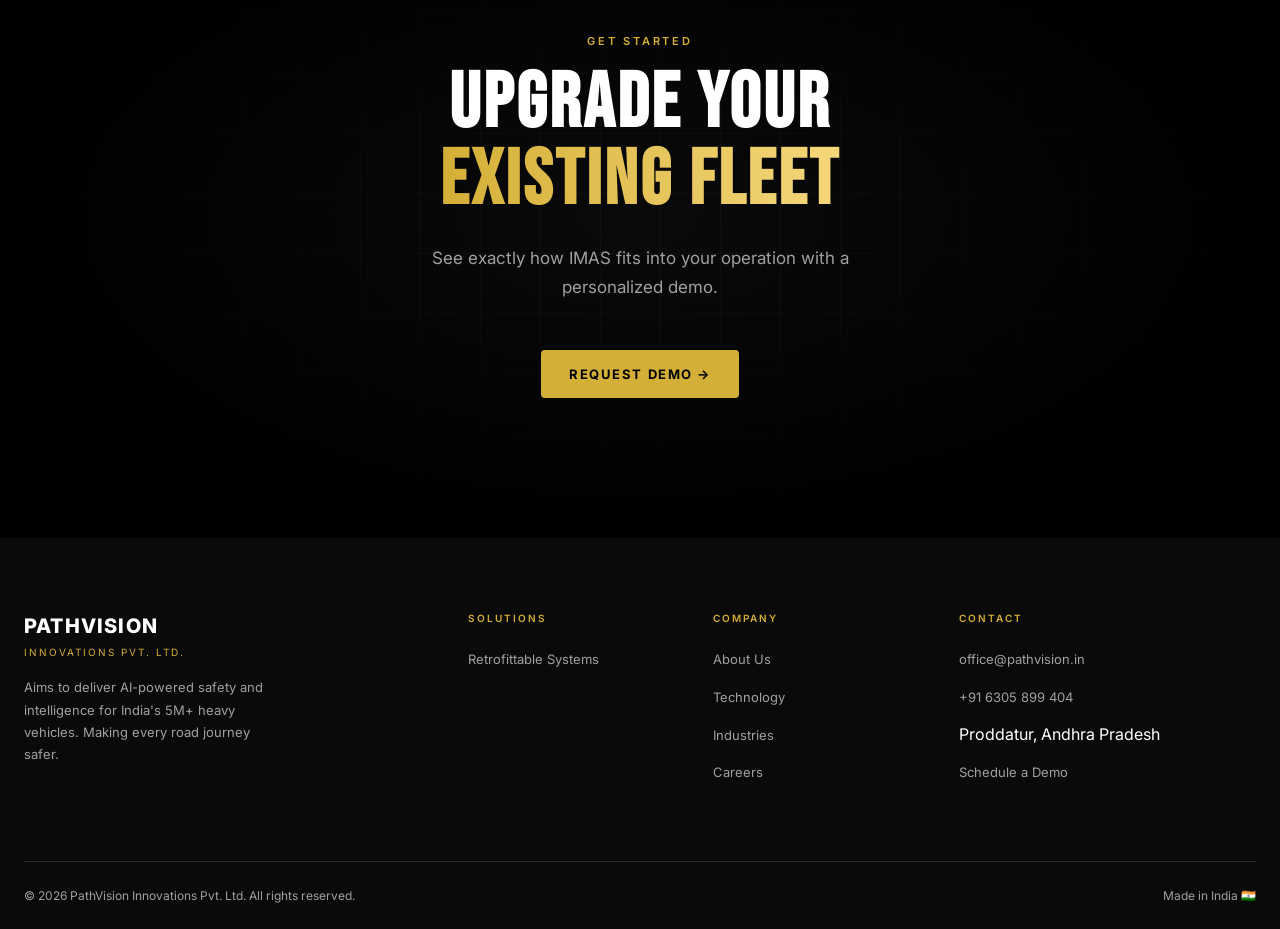
<file: retrofittable.html>
<!DOCTYPE html>
<html lang="en">

<head>
  <meta charset="UTF-8" />
  <meta name="viewport" content="width=device-width, initial-scale=1.0, maximum-scale=1.0, user-scalable=no" />
  <title>Retrofittable Systems — PathVision Innovations</title>

  <link rel="preconnect" href="https://fonts.googleapis.com" />
  <link rel="preconnect" href="https://fonts.gstatic.com" crossorigin />
  <link
    href="https://fonts.googleapis.com/css2?family=Bebas+Neue&family=Inter:wght@300;400;500;600;700;800;900&display=swap"
    rel="stylesheet" />

  <style>
    /* ── RESET & BASE ── */
    *,
    *::before,
    *::after {
      box-sizing: border-box;
      margin: 0;
      padding: 0;
    }

    :root {
      --bg: #000000;
      --surface: #0A0A0A;
      --card: #141414;
      --border: #2A2A2A;
      --gold: #D4AF37;
      --gold-light: #F5D77A;
      --white: #FFFFFF;
      --muted: #A0A0A0;
      --font-head: 'Bebas Neue', sans-serif;
      --font-body: 'Inter', sans-serif;
      --accent: #4ade80;
    }

    html,
    body {
      width: 100%;
      max-width: 100vw;
      overflow-x: hidden;
      scroll-behavior: smooth;
    }

    body {
      background: var(--bg);
      color: var(--white);
      font-family: var(--font-body);
      line-height: 1.6;
      position: relative;
    }

    a {
      text-decoration: none;
      color: inherit;
    }

    ul {
      list-style: none;
    }

    img {
      display: block;
      max-width: 100%;
    }

    /* ── SCROLLBAR ── */
    ::-webkit-scrollbar {
      width: 4px;
    }

    ::-webkit-scrollbar-track {
      background: var(--bg);
    }

    ::-webkit-scrollbar-thumb {
      background: var(--gold);
      border-radius: 2px;
    }

    /* ── UTILITIES ── */
    .container {
      width: 100%;
      max-width: 1280px;
      margin: 0 auto;
      padding: 0 24px;
    }

    .gold-text {
      background: linear-gradient(90deg, var(--gold), var(--gold-light), var(--gold));
      -webkit-background-clip: text;
      -webkit-text-fill-color: transparent;
      background-clip: text;
      background-size: 200% auto;
      animation: gold-shimmer 4s linear infinite;
    }

    @keyframes gold-shimmer {
      0% {
        background-position: 0% center;
      }

      100% {
        background-position: 200% center;
      }
    }

    .eyebrow {
      font-size: 11px;
      font-weight: 600;
      letter-spacing: 0.25em;
      text-transform: uppercase;
      color: var(--gold);
      display: flex;
      align-items: center;
      gap: 10px;
      margin-bottom: 16px;
    }

    .eyebrow::before {
      content: '';
      display: block;
      width: 32px;
      height: 1px;
      background: var(--gold);
    }

    .eyebrow.centered {
      justify-content: center;
    }

    .eyebrow.centered::before {
      display: none;
    }

    .section-title {
      font-family: var(--font-head);
      font-size: clamp(36px, 5vw, 60px);
      letter-spacing: 0.04em;
      line-height: 1.05;
      margin-bottom: 16px;
    }

    .section-subtitle {
      color: var(--muted);
      font-size: 17px;
      max-width: 560px;
      line-height: 1.7;
    }

    .section-header {
      margin-bottom: 64px;
    }

    .section-header.centered {
      text-align: center;
    }

    .section-header.centered .section-subtitle {
      margin-left: auto;
      margin-right: auto;
    }

    /* ── BUTTONS ── */
    .btn {
      display: inline-flex;
      align-items: center;
      justify-content: center;
      gap: 8px;
      padding: 14px 28px;
      font-family: var(--font-body);
      font-size: 13px;
      font-weight: 700;
      letter-spacing: 0.12em;
      text-transform: uppercase;
      border-radius: 4px;
      cursor: pointer;
      transition: all 0.3s ease;
      border: none;
      text-align: center;
    }

    .btn-primary {
      background: var(--gold);
      color: #000;
    }

    .btn-primary:hover {
      background: var(--gold-light);
      box-shadow: 0 0 30px rgba(212, 175, 55, 0.5);
      transform: translateY(-1px);
    }

    .btn-outline {
      background: transparent;
      color: var(--white);
      border: 1px solid var(--gold);
    }

    .btn-outline:hover {
      background: var(--gold);
      color: #000;
      box-shadow: 0 0 30px rgba(212, 175, 55, 0.3);
      transform: translateY(-1px);
    }

    /* ── STRICTLY GOLD SVGS ── */
    .gold-svg {
      width: 100%;
      height: 100%;
      stroke: var(--gold);
      fill: none;
      stroke-width: 2;
      stroke-linecap: round;
      stroke-linejoin: round;
    }

    /* ── ANIMATIONS ── */
    .reveal {
      opacity: 0;
      transform: translateY(32px);
      transition: opacity 0.7s ease, transform 0.7s ease;
    }

    .reveal.visible {
      opacity: 1;
      transform: translateY(0);
    }

    @keyframes fade-up {
      from {
        opacity: 0;
        transform: translateY(24px);
      }

      to {
        opacity: 1;
        transform: translateY(0);
      }
    }

    /* ══════════════════════════════════════
       NAVBAR & DROPDOWN
    ══════════════════════════════════════ */
    #navbar {
      position: fixed;
      top: 0;
      left: 0;
      right: 0;
      z-index: 1000;
      padding: 0 24px;
      height: 70px;
      display: flex;
      align-items: center;
      transition: background 0.4s ease, border-color 0.4s ease, backdrop-filter 0.4s ease;
      border-bottom: 1px solid transparent;
    }

    #navbar.scrolled {
      background: rgba(10, 10, 10, 0.95);
      backdrop-filter: blur(12px);
      border-bottom-color: var(--border);
    }

    .nav-inner {
      max-width: 1280px;
      margin: 0 auto;
      width: 100%;
      display: flex;
      align-items: center;
      justify-content: space-between;
    }

    .nav-logo {
      display: flex;
      align-items: center;
      line-height: 1;
      position: relative;
      z-index: 1001;
    }

    .nav-logo-img {
      height: 100px;
      padding: 10px 0;
      width: auto;
    }

    .nav-links {
      display: flex;
      align-items: center;
      gap: 32px;
    }

    .nav-links li {
      list-style: none;
    }

    .nav-links a {
      font-size: 12px;
      font-weight: 500;
      letter-spacing: 0.1em;
      text-transform: uppercase;
      color: var(--muted);
      transition: color 0.2s;
    }

    .nav-links>li>a:hover,
    .nav-links>li>a.active {
      color: var(--gold);
    }

    .dropdown {
      position: relative;
    }

    .dropdown>a {
      display: flex;
      align-items: center;
      gap: 6px;
    }

    .dropdown-menu {
      position: absolute;
      top: 100%;
      left: 50%;
      transform: translateX(-50%) translateY(15px);
      background: rgba(10, 10, 10, 0.98);
      backdrop-filter: blur(12px);
      border: 1px solid var(--border);
      border-radius: 8px;
      padding: 16px 0;
      min-width: 250px;
      opacity: 0;
      visibility: hidden;
      transition: all 0.3s cubic-bezier(0.16, 1, 0.3, 1);
      box-shadow: 0 10px 40px rgba(0, 0, 0, 0.8);
      display: flex;
      flex-direction: column;
      z-index: 1002;
    }

    .dropdown:hover .dropdown-menu {
      opacity: 1;
      visibility: visible;
      transform: translateX(-50%) translateY(0);
    }

    .dropdown-menu a {
      display: block;
      padding: 12px 24px;
      font-size: 11px;
      font-weight: 600;
      letter-spacing: 0.12em;
      color: var(--muted);
      text-transform: uppercase;
      white-space: nowrap;
      transition: all 0.2s;
    }

    .dropdown-menu a:hover,
    .dropdown-menu a.active {
      color: var(--gold);
      background: rgba(212, 175, 55, 0.05);
      padding-left: 28px;
    }

    /* Hamburger & Mobile Nav Container */
    .nav-right {
      display: flex;
      align-items: center;
      gap: 16px;
      position: relative;
      z-index: 1001;
    }

    .hamburger {
      display: none;
      flex-direction: column;
      justify-content: space-between;
      width: 28px;
      height: 20px;
      cursor: pointer;
      background: transparent;
      border: none;
      padding: 0;
      z-index: 9999;
    }

    .hamburger span {
      display: block;
      width: 100%;
      height: 2px;
      background-color: #FFFFFF;
      border-radius: 2px;
      transition: all 0.3s cubic-bezier(0.68, -0.55, 0.265, 1.55);
      transform-origin: center;
    }

    .hamburger.active span:nth-child(1) {
      transform: translateY(9px) rotate(45deg);
      background-color: var(--gold);
    }

    .hamburger.active span:nth-child(2) {
      opacity: 0;
      transform: translateX(10px);
    }

    .hamburger.active span:nth-child(3) {
      transform: translateY(-9px) rotate(-45deg);
      background-color: var(--gold);
    }

    /* Enhanced Mobile Menu Drawer */
    #mobile-menu {
      position: fixed;
      top: 0;
      right: -100%;
      width: 100%;
      height: 100vh;
      background: rgba(5, 5, 5, 0.98);
      backdrop-filter: blur(20px);
      z-index: 999;
      display: flex;
      flex-direction: column;
      padding: 100px 40px 40px;
      transition: right 0.5s cubic-bezier(0.77, 0, 0.175, 1);
      overflow-y: auto;
    }

    #mobile-menu.open {
      right: 0;
    }

    .mobile-nav-list {
      display: flex;
      flex-direction: column;
      gap: 24px;
      width: 100%;
    }

    .mobile-nav-list a,
    .mobile-nav-list .mobile-acc-btn {
      font-family: var(--font-head);
      font-size: 36px;
      letter-spacing: 0.08em;
      color: var(--muted);
      transition: color 0.2s;
      text-decoration: none;
      border: none;
      background: none;
      text-align: left;
      width: 100%;
      cursor: pointer;
      padding: 0;
    }

    .mobile-nav-list a:hover,
    .mobile-nav-list a.active,
    .mobile-nav-list .mobile-acc-btn:hover,
    .mobile-nav-list .mobile-acc-btn.open {
      color: var(--gold);
    }

    /* Mobile Accordion for Solutions */
    .mobile-dropdown-content {
      max-height: 0;
      overflow: hidden;
      transition: max-height 0.4s ease;
      display: flex;
      flex-direction: column;
      gap: 16px;
      padding-left: 16px;
      border-left: 2px solid var(--border);
      margin-top: 8px;
    }

    .mobile-dropdown-content.expanded {
      max-height: 250px;
      margin-bottom: 12px;
      border-color: rgba(212, 175, 55, 0.3);
    }

    .mobile-dropdown-content a {
      font-family: var(--font-body);
      font-size: 14px;
      font-weight: 600;
      letter-spacing: 0.1em;
      text-transform: uppercase;
      color: #888;
      transition: color 0.2s, transform 0.2s;
    }

    .mobile-dropdown-content a:hover,
    .mobile-dropdown-content a.active {
      color: var(--gold-light);
      transform: translateX(4px);
    }

    .mobile-acc-icon {
      font-size: 18px;
      margin-left: 8px;
      display: inline-block;
      transition: transform 0.3s ease;
    }

    .mobile-acc-btn.open .mobile-acc-icon {
      transform: rotate(180deg);
      color: var(--gold);
    }

    /* ══════════════════════════════════════
       SPLIT HERO & INTERACTIVE AI DASHBOARD
    ══════════════════════════════════════ */
    .split-hero {
      padding: 140px 0 80px;
      position: relative;
      overflow: hidden;
      border-bottom: 1px solid var(--border);
      min-height: 90vh;
      display: flex;
      align-items: center;
      width: 100%;
    }

    .bg-grid {
      position: absolute;
      inset: 0;
      background-image: linear-gradient(rgba(212, 175, 55, 0.05) 1px, transparent 1px), linear-gradient(90deg, rgba(212, 175, 55, 0.05) 1px, transparent 1px);
      background-size: 60px 60px;
      mask-image: radial-gradient(ellipse 80% 80% at 50% 50%, black 25%, transparent 100%);
      z-index: 0;
    }

    .split-hero-inner {
      display: grid;
      grid-template-columns: 1.1fr 0.9fr;
      gap: 64px;
      align-items: center;
      position: relative;
      z-index: 2;
      width: 100%;
    }

    .hero-text h1 {
      font-family: var(--font-head);
      font-size: clamp(48px, 6vw, 88px);
      line-height: 1;
      letter-spacing: 0.03em;
      margin-bottom: 24px;
      animation: fade-up 0.8s ease both;
    }

    .hero-text p {
      color: var(--muted);
      font-size: 18px;
      line-height: 1.75;
      margin-bottom: 32px;
      animation: fade-up 0.8s ease 0.15s both;
      max-width: 500px;
    }

    .sol-stat-row {
      display: grid;
      grid-template-columns: repeat(3, 1fr);
      gap: 16px;
      margin-bottom: 32px;
      animation: fade-up 0.8s ease 0.2s both;
    }

    .sol-stat {
      background: var(--card);
      border: 1px solid var(--border);
      border-radius: 8px;
      padding: 16px;
      text-align: center;
    }

    .sol-stat .s-val {
      font-family: var(--font-head);
      font-size: 28px;
      line-height: 1;
      margin-bottom: 4px;
      display: block;
    }

    .sol-stat .s-lbl {
      font-size: 10px;
      font-weight: 500;
      letter-spacing: 0.12em;
      text-transform: uppercase;
      color: var(--muted);
    }

    /* 3D Interactive AI Dashboard Element */
    .mockup-container {
      perspective: 1200px;
      animation: fade-up 0.8s ease 0.3s both;
      width: 100%;
      display: flex;
      justify-content: center;
      align-items: center;
    }

    .interactive-mockup {
      position: relative;
      width: 100%;
      max-width: 480px;
      aspect-ratio: 4/3;
      border-radius: 16px;
      background: linear-gradient(135deg, #111, #050505);
      border: 1px solid rgba(212, 175, 55, 0.2);
      box-shadow: 0 25px 50px -12px rgba(0, 0, 0, 0.8);
      overflow: hidden;
      transform-style: preserve-3d;
      transition: transform 0.1s ease-out, box-shadow 0.3s ease;
    }

    .interactive-mockup::before {
      content: '';
      position: absolute;
      inset: 0;
      background: radial-gradient(circle at center, rgba(212, 175, 55, 0.1) 0%, transparent 60%);
      z-index: 1;
      pointer-events: none;
    }

    /* Simulated UI inside the Mockup */
    .mockup-ui {
      position: absolute;
      inset: 0;
      padding: 24px;
      display: flex;
      flex-direction: column;
      justify-content: space-between;
      z-index: 2;
      pointer-events: none;
      transform: translateZ(30px);
    }

    .ui-top {
      display: flex;
      justify-content: space-between;
      align-items: center;
    }

    .ui-badge {
      background: rgba(212, 175, 55, 0.15);
      border: 1px solid rgba(212, 175, 55, 0.3);
      color: var(--gold-light);
      font-size: 10px;
      padding: 4px 8px;
      border-radius: 4px;
      font-weight: 600;
      letter-spacing: 0.1em;
      display: flex;
      align-items: center;
      gap: 6px;
    }

    .ui-badge::before {
      content: '';
      width: 6px;
      height: 6px;
      background: var(--accent);
      border-radius: 50%;
      box-shadow: 0 0 6px var(--accent);
      animation: blink 1.5s infinite;
    }

    /* Bounding Box / Vision Simulation */
    .vision-box {
      position: absolute;
      top: 45%;
      left: 50%;
      transform: translate(-50%, -50%) translateZ(50px);
      width: 140px;
      height: 140px;
      border: 2px solid rgba(212, 175, 55, 0.6);
      border-radius: 8px;
      box-shadow: 0 0 20px rgba(212, 175, 55, 0.2) inset, 0 0 20px rgba(212, 175, 55, 0.2);
    }

    .vision-box::after {
      content: 'VEHICLE DETECTED - 14m';
      position: absolute;
      top: -24px;
      left: -2px;
      background: rgba(212, 175, 55, 0.8);
      color: #000;
      font-size: 9px;
      font-weight: bold;
      padding: 2px 6px;
      border-radius: 2px;
      letter-spacing: 0.05em;
      white-space: nowrap;
    }

    /* Scanning Line */
    .scanner-line {
      position: absolute;
      left: 0;
      right: 0;
      top: 0;
      height: 2px;
      background: var(--gold-light);
      box-shadow: 0 0 10px var(--gold-light), 0 10px 20px rgba(212, 175, 55, 0.4);
      animation: scan 3s ease-in-out infinite alternate;
      z-index: 3;
    }

    @keyframes scan {
      0% {
        top: 10%;
        opacity: 0;
      }

      10% {
        opacity: 1;
      }

      90% {
        opacity: 1;
      }

      100% {
        top: 90%;
        opacity: 0;
      }
    }

    @keyframes blink {

      0%,
      100% {
        opacity: 1;
      }

      50% {
        opacity: 0.4;
      }
    }

    /* ══════════════════════════════════════
       PAGE CONTENT STYLES
    ══════════════════════════════════════ */
    .content-section {
      padding: 100px 0;
      border-bottom: 1px solid var(--border);
    }

    .sol-section-inner {
      display: grid;
      grid-template-columns: 1fr 1fr;
      gap: 80px;
      align-items: start;
    }

    /* Specification Table Styling */
    .table-container {
      background: var(--card);
      border: 1px solid var(--border);
      border-radius: 12px;
      overflow: hidden;
      box-shadow: 0 10px 30px rgba(0, 0, 0, 0.5);
      width: 100%;
      overflow-x: auto;
      margin-top: 32px;
    }

    .spec-table {
      width: 100%;
      border-collapse: collapse;
      min-width: 300px;
    }

    .spec-table tr {
      border-bottom: 1px solid rgba(255, 255, 255, 0.04);
      transition: background 0.2s;
    }

    .spec-table tr:hover {
      background: rgba(255, 255, 255, 0.02);
    }

    .spec-table tr:last-child {
      border-bottom: none;
    }

    .spec-table td {
      padding: 16px 24px;
      font-size: 14px;
      line-height: 1.5;
    }

    .spec-table td:first-child {
      width: 40%;
      color: var(--muted);
      border-right: 1px solid rgba(255, 255, 255, 0.04);
      font-weight: 500;
    }

    .spec-table td:last-child {
      color: var(--white);
    }

    /* Feature Cards */
    .sol-features {
      display: flex;
      flex-direction: column;
      gap: 16px;
    }

    .sol-feature-card {
      background: var(--card);
      border: 1px solid var(--border);
      border-radius: 10px;
      padding: 24px;
      display: flex;
      gap: 16px;
      align-items: flex-start;
      transition: all 0.3s ease;
      position: relative;
      overflow: hidden;
    }

    .sol-feature-card::before {
      content: '';
      position: absolute;
      top: 0;
      left: 0;
      width: 2px;
      height: 100%;
      background: var(--gold);
      transform: scaleY(0);
      transition: transform 0.3s ease;
      transform-origin: top;
    }

    .sol-feature-card:hover {
      border-color: rgba(212, 175, 55, 0.3);
      transform: translateX(4px);
      box-shadow: 0 10px 30px -10px rgba(0, 0, 0, 0.5);
    }

    .sol-feature-card:hover::before {
      transform: scaleY(1);
    }

    .feat-icon {
      width: 44px;
      height: 44px;
      border-radius: 8px;
      background: rgba(212, 175, 55, 0.08);
      border: 1px solid rgba(212, 175, 55, 0.15);
      display: flex;
      align-items: center;
      justify-content: center;
      font-size: 20px;
      flex-shrink: 0;
      transition: transform 0.3s ease;
      padding: 10px;
    }

    .sol-feature-card:hover .feat-icon {
      transform: scale(1.1);
      background: rgba(212, 175, 55, 0.15);
    }

    .feat-title {
      font-size: 15px;
      font-weight: 700;
      color: var(--white);
      margin-bottom: 6px;
    }

    .feat-desc {
      font-size: 13px;
      color: var(--muted);
      line-height: 1.6;
    }

    /* ══════════════════════════════════════
       INSTALLATION PROCESS
    ══════════════════════════════════════ */
    .process-section {
      padding: 120px 0;
      background: var(--surface);
      border-bottom: 1px solid var(--border);
    }

    .process-grid {
      display: grid;
      grid-template-columns: repeat(4, 1fr);
      gap: 32px;
      position: relative;
      margin-top: 64px;
    }

    /* Connecting line */
    .process-grid::before {
      content: '';
      position: absolute;
      top: 32px;
      left: 10%;
      right: 10%;
      height: 2px;
      background: rgba(212, 175, 55, 0.15);
      z-index: 0;
    }

    .process-step {
      position: relative;
      z-index: 1;
      text-align: center;
    }

    .step-icon {
      width: 64px;
      height: 64px;
      border-radius: 50%;
      background: var(--surface);
      border: 2px solid var(--gold);
      display: flex;
      align-items: center;
      justify-content: center;
      margin: 0 auto 24px;
      padding: 16px;
      box-shadow: 0 0 20px rgba(212, 175, 55, 0.15);
    }

    .step-num {
      font-family: var(--font-head);
      font-size: 24px;
      color: var(--gold);
      margin-bottom: 8px;
      letter-spacing: 0.05em;
    }

    .step-title {
      font-size: 15px;
      font-weight: 700;
      color: var(--white);
      margin-bottom: 8px;
    }

    .step-desc {
      font-size: 13px;
      color: var(--muted);
      line-height: 1.6;
    }

    /* ══════════════════════════════════════
       BENEFITS
    ══════════════════════════════════════ */
    .benefits-section {
      padding: 120px 0;
      border-bottom: 1px solid var(--border);
    }

    .benefits-grid {
      display: grid;
      grid-template-columns: repeat(2, 1fr);
      gap: 24px;
    }

    .benefit-card {
      background: var(--card);
      border: 1px solid var(--border);
      border-radius: 12px;
      padding: 40px;
      display: flex;
      gap: 24px;
      align-items: flex-start;
      transition: all 0.3s;
    }

    .benefit-card:hover {
      border-color: rgba(212, 175, 55, 0.4);
      transform: translateY(-4px);
      box-shadow: 0 10px 30px rgba(0, 0, 0, 0.5);
    }

    .bc-icon {
      width: 56px;
      height: 56px;
      border-radius: 12px;
      background: rgba(212, 175, 55, 0.08);
      border: 1px solid rgba(212, 175, 55, 0.15);
      display: flex;
      align-items: center;
      justify-content: center;
      padding: 14px;
      flex-shrink: 0;
    }

    .bc-title {
      font-family: var(--font-head);
      font-size: 28px;
      letter-spacing: 0.04em;
      color: var(--white);
      margin-bottom: 12px;
      line-height: 1;
    }

    .bc-desc {
      font-size: 14px;
      color: var(--muted);
      line-height: 1.7;
    }

    /* ══════════════════════════════════════
       FINAL CTA
    ══════════════════════════════════════ */
    #cta-final {
      padding: 140px 0;
      position: relative;
      overflow: hidden;
      background: var(--surface);
    }

    #cta-final .bg-grid {
      position: absolute;
      inset: 0;
      background-image: linear-gradient(rgba(212, 175, 55, 0.05) 1px, transparent 1px), linear-gradient(90deg, rgba(212, 175, 55, 0.05) 1px, transparent 1px);
      background-size: 60px 60px;
    }

    #cta-final .bg-radial {
      position: absolute;
      inset: 0;
      background: radial-gradient(ellipse 60% 60% at 50% 50%, rgba(0, 0, 0, 0) 0%, #000 80%);
    }

    .cta-final-inner {
      position: relative;
      text-align: center;
      z-index: 2;
    }

    .cta-final-inner h2 {
      font-family: var(--font-head);
      font-size: clamp(40px, 6vw, 88px);
      letter-spacing: 0.04em;
      line-height: 1;
      margin-bottom: 24px;
      max-width: 900px;
      margin-left: auto;
      margin-right: auto;
    }

    .cta-final-inner p {
      color: var(--muted);
      font-size: 17px;
      max-width: 480px;
      margin: 0 auto 48px;
      line-height: 1.7;
    }

    /* ══════════════════════════════════════
       FOOTER
    ══════════════════════════════════════ */
    footer {
      background: var(--surface);
      padding: 72px 0 0;
    }

    .footer-grid {
      display: grid;
      grid-template-columns: 2fr 1fr 1fr 1.5fr;
      gap: 48px;
      margin-bottom: 64px;
    }

    .footer-brand .brand {
      font-size: 20px;
      font-weight: 800;
      letter-spacing: 0.06em;
    }

    .footer-brand .sub {
      font-size: 10px;
      letter-spacing: 0.2em;
      color: var(--gold);
      margin-top: 2px;
      margin-bottom: 16px;
    }

    .footer-brand p {
      font-size: 13px;
      color: var(--muted);
      line-height: 1.7;
      max-width: 260px;
      margin-bottom: 24px;
    }

    .social-links {
      display: flex;
      gap: 12px;
    }

    .social-link {
      width: 36px;
      height: 36px;
      border: 1px solid var(--border);
      border-radius: 8px;
      display: flex;
      align-items: center;
      justify-content: center;
      padding: 8px;
      transition: all 0.2s;
    }

    .social-link:hover {
      border-color: var(--gold);
    }

    .footer-col h4 {
      font-size: 10px;
      font-weight: 600;
      letter-spacing: 0.2em;
      text-transform: uppercase;
      color: var(--gold);
      margin-bottom: 20px;
    }

    .footer-col ul li {
      margin-bottom: 12px;
    }

    .footer-col ul li a {
      font-size: 13px;
      color: var(--muted);
      transition: color 0.2s;
    }

    .footer-col ul li a:hover {
      color: var(--white);
    }

    .footer-contact p {
      font-size: 13px;
      color: var(--muted);
      line-height: 1.7;
      margin-bottom: 20px;
    }

    .footer-contact a {
      color: var(--gold-light);
    }

    .footer-bottom {
      border-top: 1px solid var(--border);
      padding: 24px 0;
      display: flex;
      justify-content: space-between;
      align-items: center;
    }

    .footer-bottom p {
      font-size: 12px;
      color: var(--muted);
    }

    /* ══════════════════════════════════════
       RESPONSIVE DESIGN (BULLETPROOF FIXES)
    ══════════════════════════════════════ */
    @media (max-width: 1024px) {

      .nav-links,
      .nav-right .btn {
        display: none !important;
      }

      .hamburger {
        display: flex !important;
      }

      .split-hero-inner {
        grid-template-columns: 1fr;
        gap: 40px;
        text-align: center;
      }

      .hero-text {
        display: flex;
        flex-direction: column;
        align-items: center;
      }

      .hero-sub {
        margin-left: auto;
        margin-right: auto;
      }

      .hero-buttons {
        justify-content: center;
      }

      .process-grid {
        grid-template-columns: repeat(2, 1fr);
        gap: 64px;
      }

      .process-grid::before {
        display: none;
      }

      .footer-grid {
        grid-template-columns: 1fr 1fr;
      }
    }

    @media (max-width: 768px) {
      .sol-section-inner {
        grid-template-columns: 1fr;
        gap: 48px;
      }

      .sol-stat-row {
        grid-template-columns: repeat(3, 1fr);
        gap: 12px;
      }

      .sol-stat {
        padding: 16px 10px;
      }

      .sol-stat .s-val {
        font-size: 24px;
      }

      .benefits-grid {
        grid-template-columns: 1fr;
      }

      .footer-grid {
        grid-template-columns: 1fr;
        gap: 32px;
      }

      .footer-bottom {
        flex-direction: column;
        gap: 12px;
        text-align: center;
      }
    }

    @media (max-width: 480px) {
      .nav-logo-img {
        height: 100px;
      }

      .split-hero {
        padding: 120px 0 40px;
        min-height: auto;
      }

      /* CRITICAL FIX: Force flex-column layout to prevent grid overlap */
      .split-hero-inner {
        display: flex;
        flex-direction: column;
        gap: 48px;
      }

      .hero-text {
        width: 100%;
        display: flex;
        flex-direction: column;
      }

      .sol-stat-row {
        display: flex;
        flex-direction: column;
        width: 100%;
        gap: 12px;
      }

      .sol-stat {
        width: 100%;
        padding: 20px;
      }

      .hero-buttons {
        display: flex;
        flex-direction: column;
        width: 100%;
      }

      .hero-buttons .btn {
        width: 100%;
      }

      /* Safely scale down the 3D board and keep it below the text */
      .mockup-container {
        width: 100%;
        display: flex;
        justify-content: center;
        margin: 0 auto;
      }

      .interactive-mockup {
        transform: scale(0.9);
        transform-origin: top center;
        margin: 0 auto;
      }

      .process-grid {
        grid-template-columns: 1fr;
        gap: 48px;
      }

      .benefit-card {
        flex-direction: column;
        gap: 16px;
        padding: 24px;
      }

      .spec-table td {
        padding: 12px 16px;
        display: block;
        width: 100% !important;
        border-right: none !important;
      }

      .spec-table td:first-child {
        border-bottom: 1px solid rgba(255, 255, 255, 0.02);
        padding-bottom: 6px;
        color: var(--gold-light);
      }

      .spec-table td:last-child {
        padding-top: 6px;
      }
    }
  </style>
</head>

<body>

  <nav id="navbar">
    <div class="nav-inner">
      <a href="/" class="nav-logo">
        <img src="logo.png" alt="PathVision Logo" class="nav-logo-img" />
      </a>

      <ul class="nav-links">
        <li><a href="/">Home</a></li>
        <li><a href="/company">Company</a></li>
        <li><a href="/retrofittable" class="active">Solutions</a></li>
        <li><a href="/technology">Technology</a></li>
        <li><a href="/industries">Industries</a></li>
        <li><a href="/career">Careers</a></li>
        <li><a href="/contact">Contact</a></li>
      </ul>

      <div class="nav-right">
        <a href="/contact" class="btn btn-primary" style="padding:10px 20px;font-size:12px;">Request Demo</a>
        <button class="hamburger" id="hamburger" aria-label="Toggle menu">
          <span></span><span></span><span></span>
        </button>
      </div>
    </div>
  </nav>

  <div id="mobile-menu" role="dialog" aria-modal="true">
    <div class="mobile-nav-list">
      <a href="/">Home</a>
      <a href="/company">Company</a>

      <div>
        <button class="mobile-acc-btn open" id="mobile-solutions-btn" style="color:var(--gold);">
          Solutions <span class="mobile-acc-icon">▼</span>
        </button>
        <div class="mobile-dropdown-content expanded" id="mobile-solutions-content">
          <a href="/retrofittable" class="active" style="color:var(--white);">01 — Retrofittable</a>
          <a href="/oem">02 — OEM Integration</a>
          <a href="/decarbonization">03 — Decarbonization</a>
        </div>
      </div>

      <a href="/technology">Technology</a>
      <a href="/industries">Industries</a>
      <a href="/career">Careers</a>
      <a href="/contact">Contact</a>
      <a href="/contact" class="btn btn-primary"
        style="margin-top:16px; width: 100%; justify-content:center;">Request Demo</a>
    </div>
  </div>

  <main>
    <section class="split-hero">
      <div class="bg-grid"></div>
      <div class="container">
        <div class="split-hero-inner">

          <div class="hero-text">
            <div class="eyebrow">Solution 01</div>
            <h1>RETROFITTABLE<br><span class="gold-text">SYSTEMS</span></h1>
            <p>Transform any existing heavy vehicle into a fully AI-enabled safety machine—without replacing it.
              Installs in 3 days with zero operational downtime.</p>

            <div class="hero-buttons">
              <a href="/contact" class="btn btn-primary">Schedule Deployment</a>
            </div>
          </div>

          <div class="mockup-container">
            <div class="interactive-mockup" id="tilt-card">
              <div class="scanner-line"></div>
              <div class="mockup-ui">
                <div class="ui-top">
                  <div class="ui-badge">AI ACTIVE</div>
                  <div style="color:var(--muted); font-family:monospace; font-size:12px;">CAM_FWD_01</div>
                </div>
                <div style="font-family:monospace; font-size:10px; color:rgba(255,255,255,0.4); text-align:right;">
                  SYS_TEMP: 42C<br>LAT: 12.9716<br>FPS: 30
                </div>
              </div>
              <div class="vision-box"></div>
            </div>
          </div>

        </div>
      </div>
    </section>

    <section class="content-section">
      <div class="container">
        <div class="sol-section-inner">

          <div class="reveal">
            <h2 style="font-family:var(--font-head); font-size: 40px; margin-bottom: 24px;">Active Safety For <span
                class="gold-text">Every Road</span></h2>
            <p style="color:var(--muted); font-size: 16px; margin-bottom: 32px; line-height: 1.8;">Our engineers handle
              the full installation. From day 4, your drivers are protected by the same AI models that have prevented
              accidents across 20+ pilot vehicles. The system operates entirely offline using Edge computing, ensuring
              driver alerts never drop due to poor connectivity.</p>

            <div class="eyebrow">Technical Specifications</div>
            <div class="table-container">
              <table class="spec-table">
                <tr>
                  <td>Installation Time</td>
                  <td><span style="color:var(--gold-light);">3 working days</span></td>
                </tr>
                <tr>
                  <td>Vehicle Downtime</td>
                  <td><span style="color:var(--gold-light);">Zero</span></td>
                </tr>
                <tr>
                  <td>Supported Vehicles</td>
                  <td>Trucks, buses, tankers, construction vehicles</td>
                </tr>
                <tr>
                  <td>Connectivity</td>
                  <td>4G LTE + offline edge mode</td>
                </tr>
                <tr>
                  <td>Power Draw</td>
                  <td>&lt;15W total system</td>
                </tr>
                <tr>
                  <td>Compliance</td>
                  <td>AIS-140, MV Act</td>
                </tr>
              </table>
            </div>
          </div>

          <div class="sol-features reveal" style="transition-delay:0.1s">
            <div class="sol-feature-card">
              <div class="feat-icon">
                <svg class="gold-svg" viewBox="0 0 24 24">
                  <path
                    d="M14 16H9m10 0h3v-3.15a1 1 0 0 0-.84-.99L16 11l-2.7-3.6a2 2 0 0 0-1.6-.8H5.3a2 2 0 0 0-1.6.8L1 11l-.16.84A1 1 0 0 0 0 12.85V16h3M3 16v2a1 1 0 0 0 1 1h2a1 1 0 0 0 1-1v-2m10 0v2a1 1 0 0 0 1 1h2a1 1 0 0 0 1-1v-2M7 16h10" />
                </svg>
              </div>
              <div>
                <div class="feat-title">Forward Collision Warning</div>
                <div class="feat-desc">Real-time detection of vehicles, pedestrians, and objects ahead. Audible + visual
                  alerts at configurable distances.</div>
              </div>
            </div>
            <div class="sol-feature-card">
              <div class="feat-icon">
                <svg class="gold-svg" viewBox="0 0 24 24">
                  <path d="M1 12s4-8 11-8 11 8 11 8-4 8-11 8-11-8-11-8z" />
                  <circle cx="12" cy="12" r="3" />
                </svg>
              </div>
              <div>
                <div class="feat-title">Driver Fatigue Detection</div>
                <div class="feat-desc">In-cabin IR camera monitors blink rate, head position, and micro-sleep events to
                  prevent dozing off.</div>
              </div>
            </div>
            <div class="sol-feature-card">
              <div class="feat-icon">
                <svg class="gold-svg" viewBox="0 0 24 24">
                  <line x1="12" y1="4" x2="12" y2="8" />
                  <line x1="12" y1="16" x2="12" y2="20" />
                  <path d="M4 22L8 2M20 22L16 2" />
                </svg>
              </div>
              <div>
                <div class="feat-title">Lane Departure Warning</div>
                <div class="feat-desc">Detects unintended lane drift. Specially tuned for Indian road markings — dashed,
                  solid, and faded alike.</div>
              </div>
            </div>
          </div>

        </div>
      </div>
    </section>

    <section class="process-section">
      <div class="container">
        <div class="section-header centered reveal">
          <div class="eyebrow centered">ZERO DOWNTIME</div>
          <h2 class="section-title">4-Step <span class="gold-text">Installation</span></h2>
          <p class="section-subtitle">We deploy without disrupting your operations. From assessment to live telemetry in
            72 hours.</p>
        </div>

        <div class="process-grid reveal" style="transition-delay:0.1s">

          <div class="process-step">
            <div class="step-icon">
              <svg class="gold-svg" viewBox="0 0 24 24">
                <path d="M16 4h2a2 2 0 0 1 2 2v14a2 2 0 0 1-2 2H6a2 2 0 0 1-2-2V6a2 2 0 0 1 2-2h2" />
                <rect x="8" y="2" width="8" height="4" rx="1" ry="1" />
              </svg>
            </div>
            <div class="step-num">01</div>
            <h4 class="step-title">Fleet Assessment</h4>
            <p class="step-desc">We audit your vehicle types and map optimal sensor placement.</p>
          </div>

          <div class="process-step">
            <div class="step-icon">
              <svg class="gold-svg" viewBox="0 0 24 24">
                <path
                  d="M14.7 6.3a1 1 0 0 0 0 1.4l1.6 1.6a1 1 0 0 0 1.4 0l3.77-3.77a6 6 0 0 1-7.94 7.94l-6.91 6.91a2.12 2.12 0 0 1-3-3l6.91-6.91a6 6 0 0 1 7.94-7.94l-3.76 3.76z" />
              </svg>
            </div>
            <div class="step-num">02</div>
            <h4 class="step-title">Hardware Mounting</h4>
            <p class="step-desc">Installation of the NPU, cameras, and radar during routine parking.</p>
          </div>

          <div class="process-step">
            <div class="step-icon">
              <svg class="gold-svg" viewBox="0 0 24 24">
                <circle cx="12" cy="12" r="10" />
                <circle cx="12" cy="12" r="6" />
                <circle cx="12" cy="12" r="2" />
              </svg>
            </div>
            <div class="step-num">03</div>
            <h4 class="step-title">AI Calibration</h4>
            <p class="step-desc">Models are tuned to the specific dimensions and blind spots of the truck.</p>
          </div>

          <div class="process-step">
            <div class="step-icon">
              <svg class="gold-svg" viewBox="0 0 24 24">
                <path d="M5 12.55a11 11 0 0 1 14.08 0" />
                <path d="M1.42 9a16 16 0 0 1 21.16 0" />
                <path d="M8.53 16.11a6 6 0 0 1 6.95 0" />
                <line x1="12" y1="20" x2="12.01" y2="20" />
              </svg>
            </div>
            <div class="step-num">04</div>
            <h4 class="step-title">Live Telemetry</h4>
            <p class="step-desc">Dashboard goes live. Dispatchers receive real-time alerts immediately.</p>
          </div>

        </div>
      </div>
    </section>

    <section class="benefits-section">
      <div class="container">
        <div class="section-header centered reveal">
          <div class="eyebrow centered">THE OUTCOME</div>
          <h2 class="section-title">Measurable <span class="gold-text">Impact</span></h2>
        </div>

        <div class="benefits-grid">

          <div class="benefit-card reveal">
            <div class="bc-icon">
              <svg class="gold-svg" viewBox="0 0 24 24">
                <polyline points="23 18 13.5 8.5 8.5 13.5 1 6" />
                <polyline points="17 18 23 18 23 12" />
              </svg>
            </div>
            <div>
              <h3 class="bc-title">Accident Reduction</h3>
              <p class="bc-desc">Proactive warnings transform driver behavior, slashing collision rates across the fleet
                within the first 6 months of installation.</p>
            </div>
          </div>

          <div class="benefit-card reveal" style="transition-delay:0.1s">
            <div class="bc-icon">
              <svg class="gold-svg" viewBox="0 0 24 24">
                <circle cx="12" cy="12" r="10" />
                <path d="M12 8v8" />
                <path d="M10 10h4" />
                <path d="M10 14h4" />
              </svg>
            </div>
            <div>
              <h3 class="bc-title">Fast ROI</h3>
              <p class="bc-desc">The system pays for itself in under 8 months through fuel savings, reduced insurance
                premiums, and minimized vehicle repair costs.</p>
            </div>
          </div>

          <div class="benefit-card reveal">
            <div class="bc-icon">
              <svg class="gold-svg" viewBox="0 0 24 24">
                <circle cx="12" cy="12" r="10" />
                <polyline points="12 6 12 12 16 14" />
              </svg>
            </div>
            <div>
              <h3 class="bc-title">Zero Downtime</h3>
              <p class="bc-desc">We install the hardware during your vehicle's scheduled loading or resting periods,
                ensuring your logistics operations never stop.</p>
            </div>
          </div>

          <div class="benefit-card reveal" style="transition-delay:0.1s">
            <div class="bc-icon">
              <svg class="gold-svg" viewBox="0 0 24 24">
                <path d="M12 22s8-4 8-10V5l-8-3-8 3v7c0 6 8 10 8 10z" />
              </svg>
            </div>
            <div>
              <h3 class="bc-title">Regulatory Compliance</h3>
              <p class="bc-desc">The IMAS Retrofit kit ensures your fleet immediately meets upcoming government mandates
                for commercial vehicle safety tech.</p>
            </div>
          </div>

        </div>
      </div>
    </section>

    <section id="cta-final">
      <div class="bg-grid"></div>
      <div class="bg-radial"></div>
      <div class="container">
        <div class="cta-final-inner reveal">
          <div class="eyebrow centered">GET STARTED</div>
          <h2>UPGRADE YOUR <br><span class="gold-text">EXISTING FLEET</span></h2>
          <p>See exactly how IMAS fits into your operation with a personalized demo.</p>
          <div class="cta-buttons">
            <a href="/contact" class="btn btn-primary">Request Demo →</a>
          </div>
        </div>
      </div>
    </section>

  </main>

  <footer>
    <div class="container">
      <div class="footer-grid">
        <div class="footer-brand">
          <div class="brand">PATHVISION</div>
          <div class="sub">INNOVATIONS PVT. LTD.</div>
          <p>Aims to deliver AI-powered safety and intelligence for India's 5M+ heavy vehicles. Making every road
            journey safer.</p>
        </div>
        <div class="footer-col">
          <h4>Solutions</h4>
          <ul>
            <li><a href="/retrofittable">Retrofittable Systems</a></li>
          </ul>
        </div>
        <div class="footer-col">
          <h4>Company</h4>
          <ul>
            <li><a href="/company">About Us</a></li>
            <li><a href="/technology">Technology</a></li>
            <li><a href="/industries">Industries</a></li>
            <li><a href="/career">Careers</a></li>
          </ul>
        </div>
        <div class="footer-col">
          <h4>Contact</h4>
          <ul>
            <li><a href="mailto:office@pathvision.in">office@pathvision.in</a></li>
            <li><a href="tel:+916305899404">+91 6305 899 404</a></li>
            <li>Proddatur, Andhra Pradesh</li>
            <li><a href="/contact">Schedule a Demo</a></li>
          </ul>
        </div>
      </div>
      <div class="footer-bottom">
        <p>© 2026 PathVision Innovations Pvt. Ltd. All rights reserved.</p>
        <p>Made in India 🇮🇳</p>
      </div>
    </div>
  </footer>

  <script>
    // Navbar Scroll Effect
    const navbar = document.getElementById('navbar');
    window.addEventListener('scroll', () => {
      navbar.classList.toggle('scrolled', window.scrollY > 20);
    }, { passive: true });

    // Animated Mobile Menu & Hamburger Logic
    const hamburger = document.getElementById('hamburger');
    const mobileMenu = document.getElementById('mobile-menu');
    let menuOpen = false;

    function toggleMenu() {
      menuOpen = !menuOpen;
      hamburger.classList.toggle('active', menuOpen);
      mobileMenu.classList.toggle('open', menuOpen);
      document.body.style.overflow = menuOpen ? 'hidden' : '';
    }

    hamburger.addEventListener('click', toggleMenu);

    mobileMenu.querySelectorAll('a:not(.mobile-acc-btn)').forEach(a => {
      a.addEventListener('click', () => { if (menuOpen) toggleMenu(); });
    });

    // Mobile Accordion Logic
    const solBtn = document.getElementById('mobile-solutions-btn');
    const solContent = document.getElementById('mobile-solutions-content');

    if (solBtn && solContent) {
      solBtn.addEventListener('click', (e) => {
        e.preventDefault();
        solBtn.classList.toggle('open');
        solContent.classList.toggle('expanded');
      });
    }

    // Scroll Reveal Animation
    const revealObserver = new IntersectionObserver((entries) => {
      entries.forEach(entry => {
        if (entry.isIntersecting) {
          entry.target.classList.add('visible');
          revealObserver.unobserve(entry.target);
        }
      });
    }, { threshold: 0.1 });
    document.querySelectorAll('.reveal').forEach(el => revealObserver.observe(el));

    // Interactive 3D Card Hover Effect (Desktop Only)
    const card = document.getElementById('tilt-card');
    const container = document.querySelector('.mockup-container');

    if (card && window.matchMedia("(min-width: 769px)").matches) {
      container.addEventListener('mousemove', (e) => {
        const rect = container.getBoundingClientRect();
        const x = e.clientX - rect.left - rect.width / 2;
        const y = e.clientY - rect.top - rect.height / 2;

        const rotateX = -(y / 20);
        const rotateY = (x / 20);

        card.style.transform = `perspective(1200px) rotateX(${rotateX}deg) rotateY(${rotateY}deg) scale3d(1.02, 1.02, 1.02)`;
        card.style.boxShadow = `${-x / 5}px ${-y / 5 + 25}px 50px -12px rgba(212,175,55,0.3)`;
      });

      container.addEventListener('mouseleave', () => {
        card.style.transform = 'perspective(1200px) rotateX(0deg) rotateY(0deg) scale3d(1, 1, 1)';
        card.style.boxShadow = '0 25px 50px -12px rgba(0,0,0,0.8)';
      });
    }
  </script>  <script>
    // Clean URL Compatibility Router
    (function() {
      const isLocalFile = window.location.protocol === 'file:';
      const isLocalDevServer = (window.location.hostname === 'localhost' || window.location.hostname === '127.0.0.1') && window.location.port !== '8081';
      
      if (isLocalFile || isLocalDevServer) {
        document.querySelectorAll('a[href]').forEach(link => {
          let href = link.getAttribute('href');
          if (href && href.startsWith('/') && !href.startsWith('//')) {
            let cleanPath = href.substring(1);
            if (cleanPath === '') {
              link.setAttribute('href', isLocalFile ? 'index.html' : './');
            } else {
              let parts = cleanPath.split('#');
              let page = parts[0];
              let hash = parts[1] ? '#' + parts[1] : '';
              link.setAttribute('href', page + '.html' + hash);
            }
          }
        });
      }
    })();
  </script>
</body>

</html>
</file>
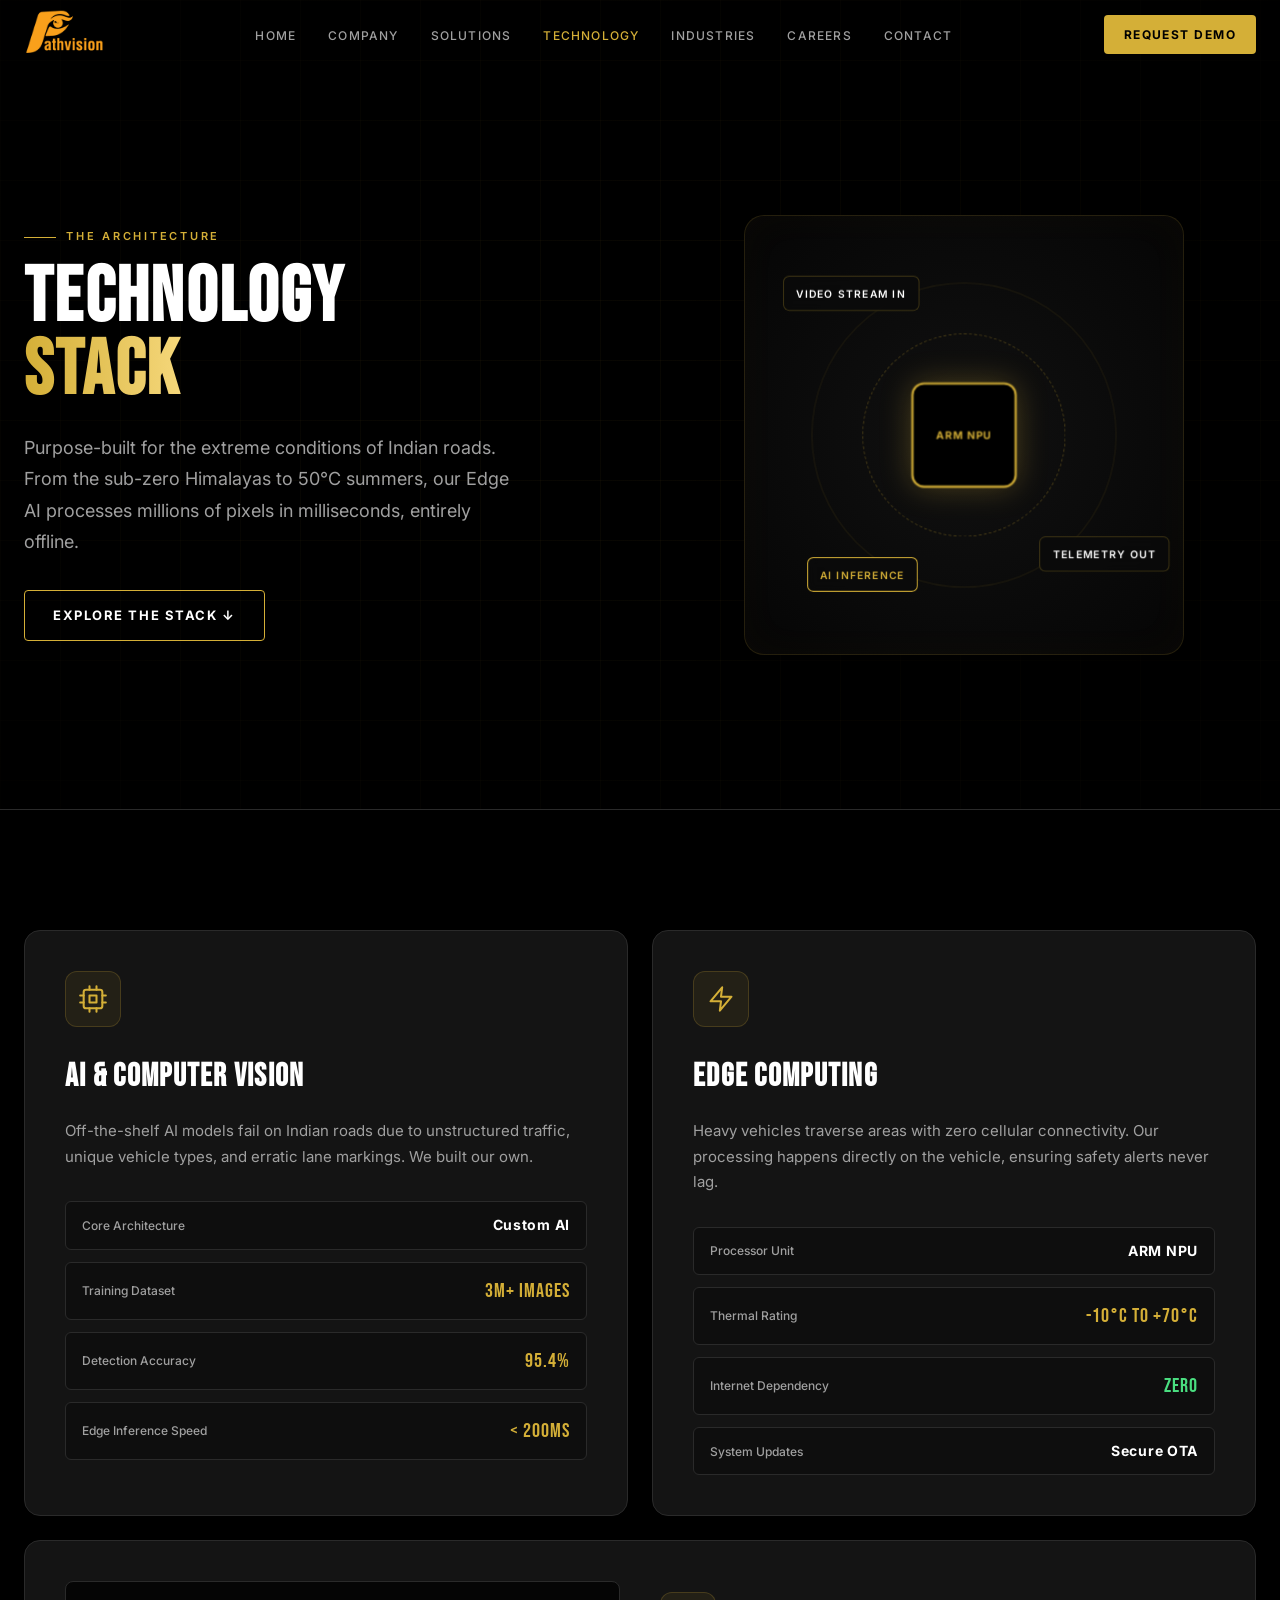
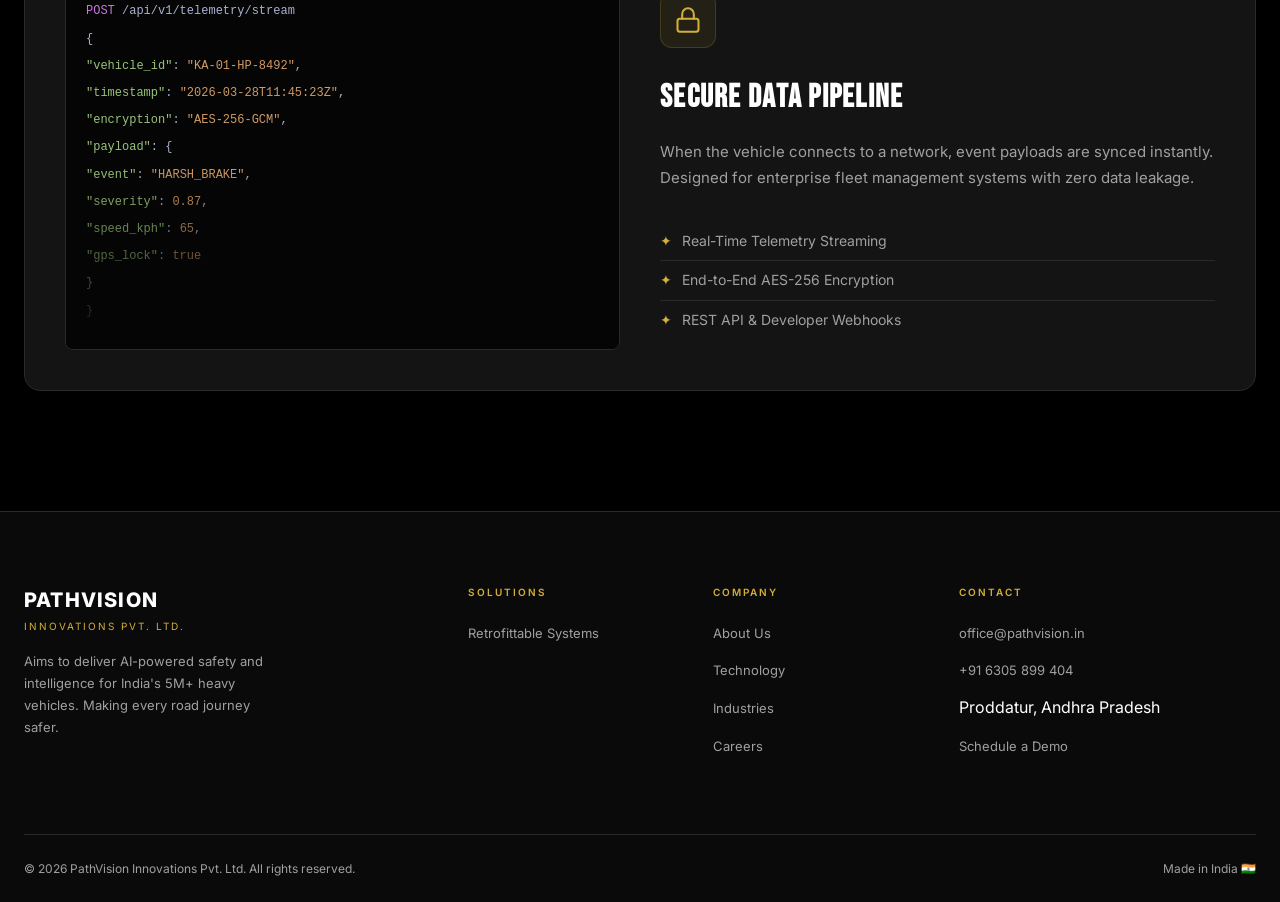
<file: technology.html>
<!DOCTYPE html>
<html lang="en">

<head>
    <meta charset="UTF-8" />
    <meta name="viewport" content="width=device-width, initial-scale=1.0, maximum-scale=1.0, user-scalable=no" />
    <title>Technology Stack — PathVision Innovations</title>
    <link rel="preconnect" href="https://fonts.googleapis.com" />
    <link rel="preconnect" href="https://fonts.gstatic.com" crossorigin />
    <link
        href="https://fonts.googleapis.com/css2?family=Bebas+Neue&family=Inter:wght@300;400;500;600;700;800;900&display=swap"
        rel="stylesheet" />
    <style>
        /* ── RESET & BASE ── */
        *,
        *::before,
        *::after {
            box-sizing: border-box;
            margin: 0;
            padding: 0;
        }

        :root {
            --bg: #000000;
            --surface: #0A0A0A;
            --card: #141414;
            --border: #2A2A2A;
            --gold: #D4AF37;
            --gold-light: #F5D77A;
            --white: #FFFFFF;
            --muted: #A0A0A0;
            --font-head: 'Bebas Neue', sans-serif;
            --font-body: 'Inter', sans-serif;
        }

        html,
        body {
            width: 100%;
            max-width: 100vw;
            overflow-x: hidden;
            scroll-behavior: smooth;
        }

        body {
            background: var(--bg);
            color: var(--white);
            font-family: var(--font-body);
            line-height: 1.6;
            position: relative;
        }

        a {
            text-decoration: none;
            color: inherit;
        }

        ul {
            list-style: none;
        }

        img {
            display: block;
            max-width: 100%;
        }

        /* ── SCROLLBAR ── */
        ::-webkit-scrollbar {
            width: 4px;
        }

        ::-webkit-scrollbar-track {
            background: var(--bg);
        }

        ::-webkit-scrollbar-thumb {
            background: var(--gold);
            border-radius: 2px;
        }

        /* ── UTILITIES ── */
        .container {
            width: 100%;
            max-width: 1280px;
            margin: 0 auto;
            padding: 0 24px;
        }

        .gold-text {
            background: linear-gradient(90deg, var(--gold), var(--gold-light), var(--gold));
            -webkit-background-clip: text;
            -webkit-text-fill-color: transparent;
            background-clip: text;
            background-size: 200% auto;
            animation: gold-shimmer 4s linear infinite;
        }

        @keyframes gold-shimmer {
            0% {
                background-position: 0% center;
            }

            100% {
                background-position: 200% center;
            }
        }

        .eyebrow {
            font-size: 11px;
            font-weight: 600;
            letter-spacing: 0.25em;
            text-transform: uppercase;
            color: var(--gold);
            display: flex;
            align-items: center;
            gap: 10px;
            margin-bottom: 16px;
        }

        .eyebrow::before {
            content: '';
            display: block;
            width: 32px;
            height: 1px;
            background: var(--gold);
        }

        /* ── BUTTONS ── */
        .btn {
            display: inline-flex;
            align-items: center;
            justify-content: center;
            gap: 8px;
            padding: 14px 28px;
            font-family: var(--font-body);
            font-size: 13px;
            font-weight: 700;
            letter-spacing: 0.12em;
            text-transform: uppercase;
            border-radius: 4px;
            cursor: pointer;
            transition: all 0.3s ease;
            border: none;
        }

        .btn-primary {
            background: var(--gold);
            color: #000;
        }

        .btn-primary:hover {
            background: var(--gold-light);
            box-shadow: 0 0 30px rgba(212, 175, 55, 0.5);
            transform: translateY(-1px);
        }

        .btn-outline {
            background: transparent;
            color: var(--white);
            border: 1px solid var(--gold);
        }

        .btn-outline:hover {
            background: var(--gold);
            color: #000;
            box-shadow: 0 0 30px rgba(212, 175, 55, 0.3);
            transform: translateY(-1px);
        }

        /* ── ANIMATIONS ── */
        .reveal {
            opacity: 0;
            transform: translateY(32px);
            transition: opacity 0.7s ease, transform 0.7s ease;
            min-width: 0;
        }

        .reveal.visible {
            opacity: 1;
            transform: translateY(0);
        }

        @keyframes fade-up {
            from {
                opacity: 0;
                transform: translateY(24px);
            }

            to {
                opacity: 1;
                transform: translateY(0);
            }
        }

        @keyframes float {

            0%,
            100% {
                transform: translateY(0);
            }

            50% {
                transform: translateY(-8px);
            }
        }

        @keyframes pulse-ring {
            0% {
                transform: scale(0.8);
                opacity: 0.5;
            }

            100% {
                transform: scale(1.5);
                opacity: 0;
            }
        }

        /* ══════════════════════════════════════
       NAVBAR & MOBILE MENU
    ══════════════════════════════════════ */
        #navbar {
            position: fixed;
            top: 0;
            left: 0;
            right: 0;
            z-index: 1000;
            padding: 0 24px;
            height: 70px;
            display: flex;
            align-items: center;
            transition: background 0.4s ease, border-color 0.4s ease, backdrop-filter 0.4s ease;
            border-bottom: 1px solid transparent;
        }

        #navbar.scrolled {
            background: rgba(10, 10, 10, 0.95);
            backdrop-filter: blur(12px);
            border-bottom-color: var(--border);
        }

        .nav-inner {
            max-width: 1280px;
            margin: 0 auto;
            width: 100%;
            display: flex;
            align-items: center;
            justify-content: space-between;
        }

        .nav-logo {
            display: flex;
            align-items: center;
            line-height: 1;
            position: relative;
            z-index: 1001;
        }
        
        .nav-logo-img {
            height: 100px;
            width: auto;
            padding: 10px 0;
        }

        .nav-links {
            display: flex;
            align-items: center;
            gap: 32px;
        }

        .nav-links li {
            list-style: none;
        }

        .nav-links a {
            font-size: 12px;
            font-weight: 500;
            letter-spacing: 0.1em;
            text-transform: uppercase;
            color: var(--muted);
            transition: color 0.2s;
        }

        .nav-links>li>a:hover,
        .nav-links>li>a.active {
            color: var(--gold);
        }

        .dropdown {
            position: relative;
        }

        .dropdown>a {
            display: flex;
            align-items: center;
            gap: 6px;
        }

        .dropdown-menu {
            position: absolute;
            top: 100%;
            left: 50%;
            transform: translateX(-50%) translateY(15px);
            background: rgba(10, 10, 10, 0.98);
            backdrop-filter: blur(12px);
            border: 1px solid var(--border);
            border-radius: 8px;
            padding: 16px 0;
            min-width: 250px;
            opacity: 0;
            visibility: hidden;
            transition: all 0.3s cubic-bezier(0.16, 1, 0.3, 1);
            box-shadow: 0 10px 40px rgba(0, 0, 0, 0.8);
            display: flex;
            flex-direction: column;
            z-index: 1002;
        }

        .dropdown:hover .dropdown-menu {
            opacity: 1;
            visibility: visible;
            transform: translateX(-50%) translateY(0);
        }

        .dropdown-menu a {
            display: block;
            padding: 12px 24px;
            font-size: 11px;
            font-weight: 600;
            letter-spacing: 0.12em;
            color: var(--muted);
            text-transform: uppercase;
            white-space: nowrap;
            transition: all 0.2s;
        }

        .dropdown-menu a:hover,
        .dropdown-menu a.active {
            color: var(--gold);
            background: rgba(212, 175, 55, 0.05);
            padding-left: 28px;
        }

        .nav-right {
            display: flex;
            align-items: center;
            gap: 16px;
            position: relative;
            z-index: 1001;
        }

        .hamburger {
            display: none;
            flex-direction: column;
            justify-content: space-between;
            width: 28px;
            height: 20px;
            cursor: pointer;
            background: transparent;
            border: none;
            padding: 0;
            z-index: 9999;
        }

        .hamburger span {
            display: block;
            width: 100%;
            height: 2px;
            background-color: #FFFFFF;
            border-radius: 2px;
            transition: all 0.3s cubic-bezier(0.68, -0.55, 0.265, 1.55);
            transform-origin: center;
        }

        .hamburger.active span:nth-child(1) {
            transform: translateY(9px) rotate(45deg);
            background-color: var(--gold);
        }

        .hamburger.active span:nth-child(2) {
            opacity: 0;
            transform: translateX(10px);
        }

        .hamburger.active span:nth-child(3) {
            transform: translateY(-9px) rotate(-45deg);
            background-color: var(--gold);
        }

        #mobile-menu {
            position: fixed;
            top: 0;
            right: -100%;
            width: 100%;
            height: 100vh;
            background: rgba(5, 5, 5, 0.98);
            backdrop-filter: blur(20px);
            z-index: 999;
            display: flex;
            flex-direction: column;
            padding: 100px 40px 40px;
            transition: right 0.5s cubic-bezier(0.77, 0, 0.175, 1);
            overflow-y: auto;
        }

        #mobile-menu.open {
            right: 0;
        }

        .mobile-nav-list {
            display: flex;
            flex-direction: column;
            gap: 24px;
            width: 100%;
        }

        .mobile-nav-list a,
        .mobile-nav-list .mobile-acc-btn {
            font-family: var(--font-head);
            font-size: 36px;
            letter-spacing: 0.08em;
            color: var(--muted);
            transition: color 0.2s;
            text-decoration: none;
            border: none;
            background: none;
            text-align: left;
            width: 100%;
            cursor: pointer;
            padding: 0;
        }

        .mobile-nav-list a:hover,
        .mobile-nav-list a.active,
        .mobile-nav-list .mobile-acc-btn:hover,
        .mobile-nav-list .mobile-acc-btn.open {
            color: var(--gold);
        }

        .mobile-dropdown-content {
            max-height: 0;
            overflow: hidden;
            transition: max-height 0.4s ease;
            display: flex;
            flex-direction: column;
            gap: 16px;
            padding-left: 16px;
            border-left: 2px solid var(--border);
            margin-top: 8px;
        }

        .mobile-dropdown-content.expanded {
            max-height: 250px;
            margin-bottom: 12px;
            border-color: rgba(212, 175, 55, 0.3);
        }

        .mobile-dropdown-content a {
            font-family: var(--font-body);
            font-size: 14px;
            font-weight: 600;
            letter-spacing: 0.1em;
            text-transform: uppercase;
            color: #888;
            transition: color 0.2s, transform 0.2s;
        }

        .mobile-dropdown-content a:hover,
        .mobile-dropdown-content a.active {
            color: var(--gold-light);
            transform: translateX(4px);
        }

        .mobile-acc-icon {
            font-size: 18px;
            margin-left: 8px;
            display: inline-block;
            transition: transform 0.3s ease;
        }

        .mobile-acc-btn.open .mobile-acc-icon {
            transform: rotate(180deg);
            color: var(--gold);
        }

        /* ══════════════════════════════════════
       HERO: TECHNOLOGY STACK (SPLIT)
    ══════════════════════════════════════ */
        .split-hero {
            padding: 140px 0 80px;
            position: relative;
            overflow: hidden;
            border-bottom: 1px solid var(--border);
            min-height: 90vh;
            display: flex;
            align-items: center;
            width: 100%;
        }

        .bg-grid {
            position: absolute;
            inset: 0;
            background-image: linear-gradient(rgba(212, 175, 55, 0.04) 1px, transparent 1px), linear-gradient(90deg, rgba(212, 175, 55, 0.04) 1px, transparent 1px);
            background-size: 60px 60px;
            mask-image: radial-gradient(ellipse 80% 80% at 50% 50%, black 25%, transparent 100%);
            z-index: 0;
        }

        .split-hero-inner {
            display: grid;
            grid-template-columns: 1fr 1fr;
            gap: 64px;
            align-items: center;
            position: relative;
            z-index: 2;
            width: 100%;
        }

        .hero-text h1 {
            font-family: var(--font-head);
            font-size: clamp(48px, 6vw, 88px);
            line-height: 0.95;
            letter-spacing: 0.03em;
            margin-bottom: 24px;
            animation: fade-up 0.8s ease both;
        }

        .hero-text p {
            color: var(--muted);
            font-size: 18px;
            line-height: 1.75;
            margin-bottom: 32px;
            animation: fade-up 0.8s ease 0.15s both;
            max-width: 500px;
        }

        /* Hardware Specs Row */
        .hw-spec-row {
            display: grid;
            grid-template-columns: repeat(3, 1fr);
            gap: 16px;
            margin-bottom: 40px;
            animation: fade-up 0.8s ease 0.2s both;
        }

        .hw-spec {
            background: var(--card);
            border: 1px solid var(--border);
            border-radius: 8px;
            padding: 16px;
            text-align: center;
        }

        .hw-spec .s-val {
            font-family: var(--font-head);
            font-size: 28px;
            line-height: 1;
            margin-bottom: 4px;
            display: block;
            color: var(--gold);
        }

        .hw-spec .s-lbl {
            font-size: 10px;
            font-weight: 500;
            letter-spacing: 0.12em;
            text-transform: uppercase;
            color: var(--muted);
        }

        /* Interactive 3D Tech Dashboard */
        .hero-visual-container {
            position: relative;
            perspective: 1200px;
            animation: fade-up 0.8s ease 0.3s both;
            width: 100%;
            display: flex;
            justify-content: center;
            align-items: center;
        }

        .interactive-board {
            position: relative;
            width: 100%;
            max-width: 440px;
            aspect-ratio: 1;
            background: radial-gradient(circle at center, #111 0%, #050505 100%);
            border: 1px solid rgba(212, 175, 55, 0.15);
            border-radius: 20px;
            box-shadow: 0 25px 50px -12px rgba(0, 0, 0, 0.8), 0 0 40px rgba(212, 175, 55, 0.03) inset;
            transform-style: preserve-3d;
            transition: transform 0.1s ease-out, box-shadow 0.3s ease;
            display: flex;
            align-items: center;
            justify-content: center;
        }

        /* AI Chip Center */
        .ai-chip {
            position: relative;
            width: 100px;
            height: 100px;
            transform: translateZ(60px);
            z-index: 10;
            background: #000;
            border: 2px solid var(--gold);
            border-radius: 12px;
            display: flex;
            align-items: center;
            justify-content: center;
            box-shadow: 0 0 30px rgba(212, 175, 55, 0.3);
        }

        .ai-chip::after {
            content: 'ARM NPU';
            font-family: var(--font-body);
            font-size: 10px;
            font-weight: 700;
            letter-spacing: 0.1em;
            color: var(--gold);
            text-transform: uppercase;
        }

        /* Data Rings */
        .data-ring {
            position: absolute;
            border-radius: 50%;
            border: 1px dashed rgba(212, 175, 55, 0.3);
            top: 50%;
            left: 50%;
            transform: translate(-50%, -50%) translateZ(20px);
            animation: spin linear infinite;
        }

        .ring-1 {
            width: 200px;
            height: 200px;
            animation-duration: 20s;
        }

        .ring-2 {
            width: 300px;
            height: 300px;
            animation-duration: 30s;
            animation-direction: reverse;
            border: 1px solid rgba(212, 175, 55, 0.1);
        }

        @keyframes spin {
            100% {
                transform: translate(-50%, -50%) translateZ(20px) rotate(360deg);
            }
        }

        /* Floating Data Nodes */
        .data-node {
            position: absolute;
            background: rgba(10, 10, 10, 0.8);
            backdrop-filter: blur(4px);
            border: 1px solid rgba(212, 175, 55, 0.25);
            border-radius: 6px;
            padding: 8px 12px;
            font-size: 10px;
            font-weight: 600;
            letter-spacing: 0.1em;
            color: var(--white);
            text-transform: uppercase;
            white-space: nowrap;
        }

        .node-1 {
            top: 15%;
            left: 10%;
            transform: translateZ(40px);
            animation: float 3s ease-in-out infinite;
        }

        .node-2 {
            bottom: 20%;
            right: 5%;
            transform: translateZ(50px);
            animation: float 4s ease-in-out infinite 1s;
        }

        .node-3 {
            bottom: 15%;
            left: 15%;
            transform: translateZ(30px);
            animation: float 3.5s ease-in-out infinite 0.5s;
            color: var(--gold);
            border-color: var(--gold);
        }

        /* ══════════════════════════════════════
       TECH STACK GRID (BENTO BOX)
    ══════════════════════════════════════ */
        .tech-grid-section {
            padding: 120px 0;
        }

        .tech-bento {
            display: grid;
            grid-template-columns: 1fr 1fr;
            gap: 24px;
        }

        .bento-card {
            background: var(--card);
            border: 1px solid var(--border);
            border-radius: 16px;
            padding: 40px;
            position: relative;
            overflow: hidden;
            transition: all 0.3s ease;
        }

        .bento-card:hover {
            border-color: var(--gold);
            box-shadow: 0 10px 40px -10px rgba(212, 175, 55, 0.15);
            transform: translateY(-4px);
        }

        /* Top Line Accent */
        .bento-card::before {
            content: '';
            position: absolute;
            top: 0;
            left: 0;
            width: 100%;
            height: 2px;
            background: linear-gradient(90deg, transparent, var(--gold), transparent);
            opacity: 0;
            transition: opacity 0.3s;
        }

        .bento-card:hover::before {
            opacity: 1;
        }

        .bento-icon {
            width: 56px;
            height: 56px;
            border-radius: 12px;
            background: rgba(212, 175, 55, 0.08);
            border: 1px solid rgba(212, 175, 55, 0.2);
            display: flex;
            align-items: center;
            justify-content: center;
            margin-bottom: 24px;
            transition: background 0.3s, border-color 0.3s, transform 0.3s;
        }

        .bento-icon svg {
            width: 28px;
            height: 28px;
            stroke: var(--gold);
            stroke-width: 1.75;
            fill: none;
            stroke-linecap: round;
            stroke-linejoin: round;
            transition: transform 0.3s ease;
        }

        .bento-card:hover .bento-icon {
            transform: scale(1.1);
            background: rgba(212, 175, 55, 0.15);
            border-color: rgba(212, 175, 55, 0.4);
        }

        .bento-title {
            font-family: var(--font-head);
            font-size: 32px;
            letter-spacing: 0.04em;
            margin-bottom: 16px;
            color: var(--white);
        }

        .bento-desc {
            font-size: 15px;
            color: var(--muted);
            line-height: 1.7;
            margin-bottom: 32px;
        }

        /* Specific Internal Elements for each card */
        .bento-stats {
            display: flex;
            flex-direction: column;
            gap: 12px;
        }

        .b-stat-row {
            display: flex;
            justify-content: space-between;
            align-items: center;
            padding: 12px 16px;
            background: rgba(0, 0, 0, 0.3);
            border: 1px solid var(--border);
            border-radius: 6px;
        }

        .b-stat-lbl {
            font-size: 12px;
            font-weight: 500;
            color: var(--muted);
        }

        .b-stat-val {
            font-family: var(--font-head);
            font-size: 20px;
            color: var(--gold);
            letter-spacing: 0.05em;
        }

        /* Spanning layout for full width rows if needed */
        .bento-full {
            grid-column: 1 / -1;
            display: grid;
            grid-template-columns: 1fr 1fr;
            gap: 40px;
            align-items: center;
        }

        /* Code Snippet visual for Data Pipeline */
        .code-block {
            background: #050505;
            border: 1px solid var(--border);
            border-radius: 8px;
            padding: 20px;
            font-family: monospace;
            font-size: 12px;
            color: #a8b2d1;
            overflow: hidden;
            position: relative;
        }

        .code-block::after {
            content: '';
            position: absolute;
            inset: 0;
            background: linear-gradient(to bottom, transparent 50%, #050505 100%);
            pointer-events: none;
        }

        .code-line {
            display: block;
            margin-bottom: 8px;
        }

        .c-key {
            color: #c678dd;
        }

        .c-str {
            color: #98c379;
        }

        .c-val {
            color: #d19a66;
        }

        /* ══════════════════════════════════════
       FOOTER
    ══════════════════════════════════════ */
        footer {
            background: var(--surface);
            padding: 72px 0 0;
            border-top: 1px solid var(--border);
        }

        .footer-grid {
            display: grid;
            grid-template-columns: 2fr 1fr 1fr 1.5fr;
            gap: 48px;
            margin-bottom: 64px;
        }

        .footer-brand .brand {
            font-size: 20px;
            font-weight: 800;
            letter-spacing: 0.06em;
        }

        .footer-brand .sub {
            font-size: 10px;
            letter-spacing: 0.2em;
            color: var(--gold);
            margin-top: 2px;
            margin-bottom: 16px;
        }

        .footer-brand p {
            font-size: 13px;
            color: var(--muted);
            line-height: 1.7;
            max-width: 260px;
            margin-bottom: 24px;
        }

        .social-links {
            display: flex;
            gap: 12px;
        }

        .social-link {
            width: 36px;
            height: 36px;
            border: 1px solid var(--border);
            border-radius: 8px;
            display: flex;
            align-items: center;
            justify-content: center;
            font-size: 14px;
            color: var(--muted);
            transition: all 0.2s;
        }

        .social-link:hover {
            border-color: var(--gold);
            color: var(--gold);
        }

        .footer-col h4 {
            font-size: 10px;
            font-weight: 600;
            letter-spacing: 0.2em;
            text-transform: uppercase;
            color: var(--gold);
            margin-bottom: 20px;
        }

        .footer-col ul li {
            margin-bottom: 12px;
        }

        .footer-col ul li a {
            font-size: 13px;
            color: var(--muted);
            transition: color 0.2s;
        }

        .footer-col ul li a:hover {
            color: var(--white);
        }

        .footer-contact p {
            font-size: 13px;
            color: var(--muted);
            line-height: 1.7;
            margin-bottom: 20px;
        }

        .footer-contact a {
            color: var(--gold-light);
        }

        .footer-bottom {
            border-top: 1px solid var(--border);
            padding: 24px 0;
            display: flex;
            justify-content: space-between;
            align-items: center;
        }

        .footer-bottom p {
            font-size: 12px;
            color: var(--muted);
        }

        /* ══════════════════════════════════════
       RESPONSIVE DESIGN 
    ══════════════════════════════════════ */
        @media (max-width: 1024px) {

            .nav-links,
            .nav-right .btn {
                display: none !important;
            }

            .hamburger {
                display: flex !important;
            }

            .split-hero-inner {
                grid-template-columns: 1fr;
                gap: 40px;
                text-align: center;
            }

            .hero-text {
                display: flex;
                flex-direction: column;
                align-items: center;
            }

            .hero-text p {
                margin-left: auto;
                margin-right: auto;
            }

            .hero-visual-container {
                max-width: 100%;
                margin: 0 auto;
                margin-top: 20px;
            }

            .tech-bento {
                grid-template-columns: 1fr;
            }

            .bento-full {
                grid-template-columns: 1fr;
                gap: 24px;
            }

            .footer-grid {
                grid-template-columns: 1fr 1fr;
            }
        }

        @media (max-width: 768px) {
            .hw-spec-row {
                gap: 12px;
            }

            .hw-spec {
                padding: 16px 10px;
            }

            .hw-spec .s-val {
                font-size: 24px;
            }

            .bento-card {
                padding: 32px 24px;
            }

            .footer-grid {
                grid-template-columns: 1fr;
                gap: 32px;
            }

            .footer-bottom {
                flex-direction: column;
                gap: 12px;
                text-align: center;
            }
        }

        @media (max-width: 480px) {
            .nav-logo-img {
                height: 100px;
            }

            .split-hero {
                padding: 120px 0 40px;
                min-height: auto;
            }

            .hw-spec-row {
                grid-template-columns: 1fr;
                width: 100%;
                gap: 12px;
            }

            .interactive-board {
                transform: scale(0.85);
                transform-origin: top center;
                margin-bottom: -40px;
            }

            .hero-visual-container {
                overflow: visible;
            }
        }
    </style>
</head>

<body>

    <nav id="navbar">
        <div class="nav-inner">
            <a href="/" class="nav-logo">
                <img src="logo.png" alt="PathVision Logo" class="nav-logo-img" />
            </a>

            <ul class="nav-links">
                <li><a href="/">Home</a></li>
                <li><a href="/company">Company</a></li>
                <li><a href="/retrofittable">Solutions</a></li>
                <li><a href="/technology" class="active">Technology</a></li>
                <li><a href="/industries">Industries</a></li>
                <li><a href="/career">Careers</a></li>
                <li><a href="/contact">Contact</a></li>
            </ul>

            <div class="nav-right">
                <a href="/contact" class="btn btn-primary" style="padding:10px 20px;font-size:12px;">Request
                    Demo</a>
                <button class="hamburger" id="hamburger" aria-label="Toggle menu">
                    <span></span><span></span><span></span>
                </button>
            </div>
        </div>
    </nav>

    <div id="mobile-menu" role="dialog" aria-modal="true">
        <div class="mobile-nav-list">
            <a href="/">Home</a>
            <a href="/company">Company</a>

            <a href="/retrofittable">Solutions</a>

            <a href="/technology" class="active" style="color:var(--gold);">Technology</a>
            <a href="/industries">Industries</a>
            <a href="/career">Careers</a>
            <a href="/contact">Contact</a>
            <a href="/contact" class="btn btn-primary"
                style="margin-top:16px; width: 100%; justify-content:center;">Request Demo</a>
        </div>
    </div>

    <main>
        <section class="split-hero">
            <div class="bg-grid"></div>
            <div class="container">
                <div class="split-hero-inner">

                    <div class="hero-text">
                        <div class="eyebrow">THE ARCHITECTURE</div>
                        <h1>TECHNOLOGY<br><span class="gold-text">STACK</span></h1>
                        <p>Purpose-built for the extreme conditions of Indian roads. From the sub-zero Himalayas to 50°C
                            summers, our Edge AI processes millions of pixels in milliseconds, entirely offline.</p>

                        <div class="hero-buttons">
                            <a href="/technology#architecture" class="btn btn-outline">Explore The Stack ↓</a>
                        </div>
                    </div>

                    <div class="hero-visual-container">
                        <div class="interactive-board" id="tilt-board">
                            <div class="data-ring ring-1"></div>
                            <div class="data-ring ring-2"></div>

                            <div class="ai-chip"></div>

                            <div class="data-node node-1">Video Stream IN</div>
                            <div class="data-node node-2">Telemetry OUT</div>
                            <div class="data-node node-3">AI Inference</div>
                        </div>
                    </div>

                </div>
            </div>
        </section>

        <section id="architecture" class="tech-grid-section">
            <div class="container">

                <div class="tech-bento">

                    <div class="bento-card reveal">
                        <div class="bento-icon"><svg viewBox="0 0 24 24"><rect x="4" y="4" width="16" height="16" rx="2"></rect><rect x="9" y="9" width="6" height="6"></rect><path d="M9 1v3M15 1v3M9 20v3M15 20v3M20 9h3M20 15h3M1 9h3M1 15h3"></path></svg></div>
                        <h2 class="bento-title">AI & Computer Vision</h2>
                        <p class="bento-desc">Off-the-shelf AI models fail on Indian roads due to unstructured traffic,
                            unique vehicle types, and erratic lane markings. We built our own.</p>

                        <div class="bento-stats">
                            <div class="b-stat-row">
                                <span class="b-stat-lbl">Core Architecture</span>
                                <span class="b-stat-val"
                                    style="font-family: var(--font-body); font-weight:700; font-size:14px; color:var(--white);">Custom
                                    AI</span>
                            </div>
                            <div class="b-stat-row">
                                <span class="b-stat-lbl">Training Dataset</span>
                                <span class="b-stat-val">3M+ Images</span>
                            </div>
                            <div class="b-stat-row">
                                <span class="b-stat-lbl">Detection Accuracy</span>
                                <span class="b-stat-val">95.4%</span>
                            </div>
                            <div class="b-stat-row">
                                <span class="b-stat-lbl">Edge Inference Speed</span>
                                <span class="b-stat-val">
                                    &lt; 200ms</span>
                            </div>
                        </div>
                    </div>

                    <div class="bento-card reveal" style="transition-delay: 0.1s">
                        <div class="bento-icon"><svg viewBox="0 0 24 24"><polygon points="13 2 3 14 12 14 11 22 21 10 12 10 13 2"></polygon></svg></div>
                        <h2 class="bento-title">Edge Computing</h2>
                        <p class="bento-desc">Heavy vehicles traverse areas with zero cellular connectivity. Our
                            processing happens directly on the vehicle, ensuring safety alerts never lag.</p>

                        <div class="bento-stats">
                            <div class="b-stat-row">
                                <span class="b-stat-lbl">Processor Unit</span>
                                <span class="b-stat-val"
                                    style="font-family: var(--font-body); font-weight:700; font-size:14px; color:var(--white);">ARM
                                    NPU</span>
                            </div>
                            <div class="b-stat-row">
                                <span class="b-stat-lbl">Thermal Rating</span>
                                <span class="b-stat-val">-10°C to +70°C</span>
                            </div>
                            <div class="b-stat-row">
                                <span class="b-stat-lbl">Internet Dependency</span>
                                <span class="b-stat-val" style="color:#4ade80;">ZERO</span>
                            </div>
                            <div class="b-stat-row">
                                <span class="b-stat-lbl">System Updates</span>
                                <span class="b-stat-val"
                                    style="font-family: var(--font-body); font-weight:700; font-size:14px; color:var(--white);">Secure
                                    OTA</span>
                            </div>
                        </div>
                    </div>

                    <div class="bento-card bento-full reveal">
                        <div class="code-block">
                            <span class="code-line"><span class="c-key">POST</span> /api/v1/telemetry/stream</span>
                            <span class="code-line">{</span>
                            <span class="code-line"> <span class="c-str">"vehicle_id"</span>: <span
                                    class="c-val">"KA-01-HP-8492"</span>,</span>
                            <span class="code-line"> <span class="c-str">"timestamp"</span>: <span
                                    class="c-val">"2026-03-28T11:45:23Z"</span>,</span>
                            <span class="code-line"> <span class="c-str">"encryption"</span>: <span
                                    class="c-val">"AES-256-GCM"</span>,</span>
                            <span class="code-line"> <span class="c-str">"payload"</span>: {</span>
                            <span class="code-line"> <span class="c-str">"event"</span>: <span
                                    class="c-val">"HARSH_BRAKE"</span>,</span>
                            <span class="code-line"> <span class="c-str">"severity"</span>: <span
                                    class="c-val">0.87</span>,</span>
                            <span class="code-line"> <span class="c-str">"speed_kph"</span>: <span
                                    class="c-val">65</span>,</span>
                            <span class="code-line"> <span class="c-str">"gps_lock"</span>: <span
                                    class="c-val">true</span></span>
                            <span class="code-line"> }</span>
                            <span class="code-line">}</span>
                        </div>

                        <div>
                            <div class="bento-icon"><svg viewBox="0 0 24 24"><rect x="3" y="11" width="18" height="11" rx="2" ry="2"></rect><path d="M7 11V7a5 5 0 0 1 10 0v4"></path></svg></div>
                            <h2 class="bento-title">Secure Data Pipeline</h2>
                            <p class="bento-desc">When the vehicle connects to a network, event payloads are synced
                                instantly. Designed for enterprise fleet management systems with zero data leakage.</p>

                            <ul style="list-style: none; margin-top: 20px;">
                                <li
                                    style="font-size: 14px; color: var(--muted); padding: 8px 0; border-bottom: 1px solid var(--border); display: flex; align-items: center; gap: 10px;">
                                    <span style="color:var(--gold);">✦</span> Real-Time Telemetry Streaming
                                </li>
                                <li
                                    style="font-size: 14px; color: var(--muted); padding: 8px 0; border-bottom: 1px solid var(--border); display: flex; align-items: center; gap: 10px;">
                                    <span style="color:var(--gold);">✦</span> End-to-End AES-256 Encryption
                                </li>
                                <li
                                    style="font-size: 14px; color: var(--muted); padding: 8px 0; display: flex; align-items: center; gap: 10px;">
                                    <span style="color:var(--gold);">✦</span> REST API & Developer Webhooks
                                </li>
                            </ul>
                        </div>
                    </div>

                </div>
            </div>
        </section>

    </main>

    <footer>
  <div class="container">
    <div class="footer-grid">
      <div class="footer-brand">
        <div class="brand">PATHVISION</div>
        <div class="sub">INNOVATIONS PVT. LTD.</div>
        <p>Aims to deliver AI-powered safety and intelligence for India's 5M+ heavy vehicles. Making every road journey safer.</p>
      </div>
      <div class="footer-col">
        <h4>Solutions</h4>
        <ul>
          <li><a href="/retrofittable">Retrofittable Systems</a></li>
        </ul>
      </div>
      <div class="footer-col">
        <h4>Company</h4>
        <ul>
          <li><a href="/company">About Us</a></li>
          <li><a href="/technology">Technology</a></li>
          <li><a href="/industries">Industries</a></li>
          <li><a href="/career">Careers</a></li>
        </ul>
      </div>
      <div class="footer-col">
        <h4>Contact</h4>
        <ul>
          <li><a href="mailto:office@pathvision.in">office@pathvision.in</a></li>
          <li><a href="tel:+916305899404">+91 6305 899 404</a></li>
          <li>Proddatur, Andhra Pradesh</li>
          <li><a href="/contact">Schedule a Demo</a></li>
        </ul>
      </div>
    </div>
    <div class="footer-bottom">
      <p>© 2026 PathVision Innovations Pvt. Ltd. All rights reserved.</p>
      <p>Made in India 🇮🇳</p>
    </div>
  </div>
</footer>

    <script>
        // Navbar Scroll Effect
        const navbar = document.getElementById('navbar');
        window.addEventListener('scroll', () => {
            navbar.classList.toggle('scrolled', window.scrollY > 20);
        }, { passive: true });

        // Animated Mobile Menu & Hamburger Logic
        const hamburger = document.getElementById('hamburger');
        const mobileMenu = document.getElementById('mobile-menu');
        let menuOpen = false;

        function toggleMenu() {
            menuOpen = !menuOpen;
            hamburger.classList.toggle('active', menuOpen);
            mobileMenu.classList.toggle('open', menuOpen);
            document.body.style.overflow = menuOpen ? 'hidden' : '';
        }

        hamburger.addEventListener('click', toggleMenu);

        mobileMenu.querySelectorAll('a:not(.mobile-acc-btn)').forEach(a => {
            a.addEventListener('click', () => { if (menuOpen) toggleMenu(); });
        });

        // Mobile Accordion Logic
        const solBtn = document.getElementById('mobile-solutions-btn');
    const solContent = document.getElementById('mobile-solutions-content');

    if (solBtn && solContent) {
      solBtn.addEventListener('click', (e) => {
        e.preventDefault();
        solBtn.classList.toggle('open');
        solContent.classList.toggle('expanded');
      });
    }

        // Scroll Reveal Animation 
        const revealObserver = new IntersectionObserver((entries) => {
            entries.forEach(entry => {
                if (entry.isIntersecting) {
                    entry.target.classList.add('visible');
                    revealObserver.unobserve(entry.target);
                }
            });
        }, { threshold: 0.1 });
        document.querySelectorAll('.reveal').forEach(el => revealObserver.observe(el));

        // Interactive 3D Card Hover Effect (Desktop Only)
        const board = document.getElementById('tilt-board');
        const container = document.querySelector('.hero-visual-container');

        if (board && window.matchMedia("(min-width: 769px)").matches) {
            container.addEventListener('mousemove', (e) => {
                const rect = container.getBoundingClientRect();
                const x = e.clientX - rect.left - rect.width / 2;
                const y = e.clientY - rect.top - rect.height / 2;

                const rotateX = -(y / 20);
                const rotateY = (x / 20);

                board.style.transform = `perspective(1200px) rotateX(${rotateX}deg) rotateY(${rotateY}deg) scale3d(1.02, 1.02, 1.02)`;
                board.style.boxShadow = `${-x / 5}px ${-y / 5 + 25}px 50px -12px rgba(0,0,0,0.8), 0 0 40px rgba(212, 175, 55, 0.05) inset`;
            });

            container.addEventListener('mouseleave', () => {
                board.style.transform = 'perspective(1200px) rotateX(0deg) rotateY(0deg) scale3d(1, 1, 1)';
                board.style.boxShadow = '0 25px 50px -12px rgba(0,0,0,0.8), 0 0 40px rgba(212, 175, 55, 0.03) inset';
            });
        }
    </script>  <script>
    // Clean URL Compatibility Router
    (function() {
      const isLocalFile = window.location.protocol === 'file:';
      const isLocalDevServer = (window.location.hostname === 'localhost' || window.location.hostname === '127.0.0.1') && window.location.port !== '8081';
      
      if (isLocalFile || isLocalDevServer) {
        document.querySelectorAll('a[href]').forEach(link => {
          let href = link.getAttribute('href');
          if (href && href.startsWith('/') && !href.startsWith('//')) {
            let cleanPath = href.substring(1);
            if (cleanPath === '') {
              link.setAttribute('href', isLocalFile ? 'index.html' : './');
            } else {
              let parts = cleanPath.split('#');
              let page = parts[0];
              let hash = parts[1] ? '#' + parts[1] : '';
              link.setAttribute('href', page + '.html' + hash);
            }
          }
        });
      }
    })();
  </script>
</body>

</html>
</file>
